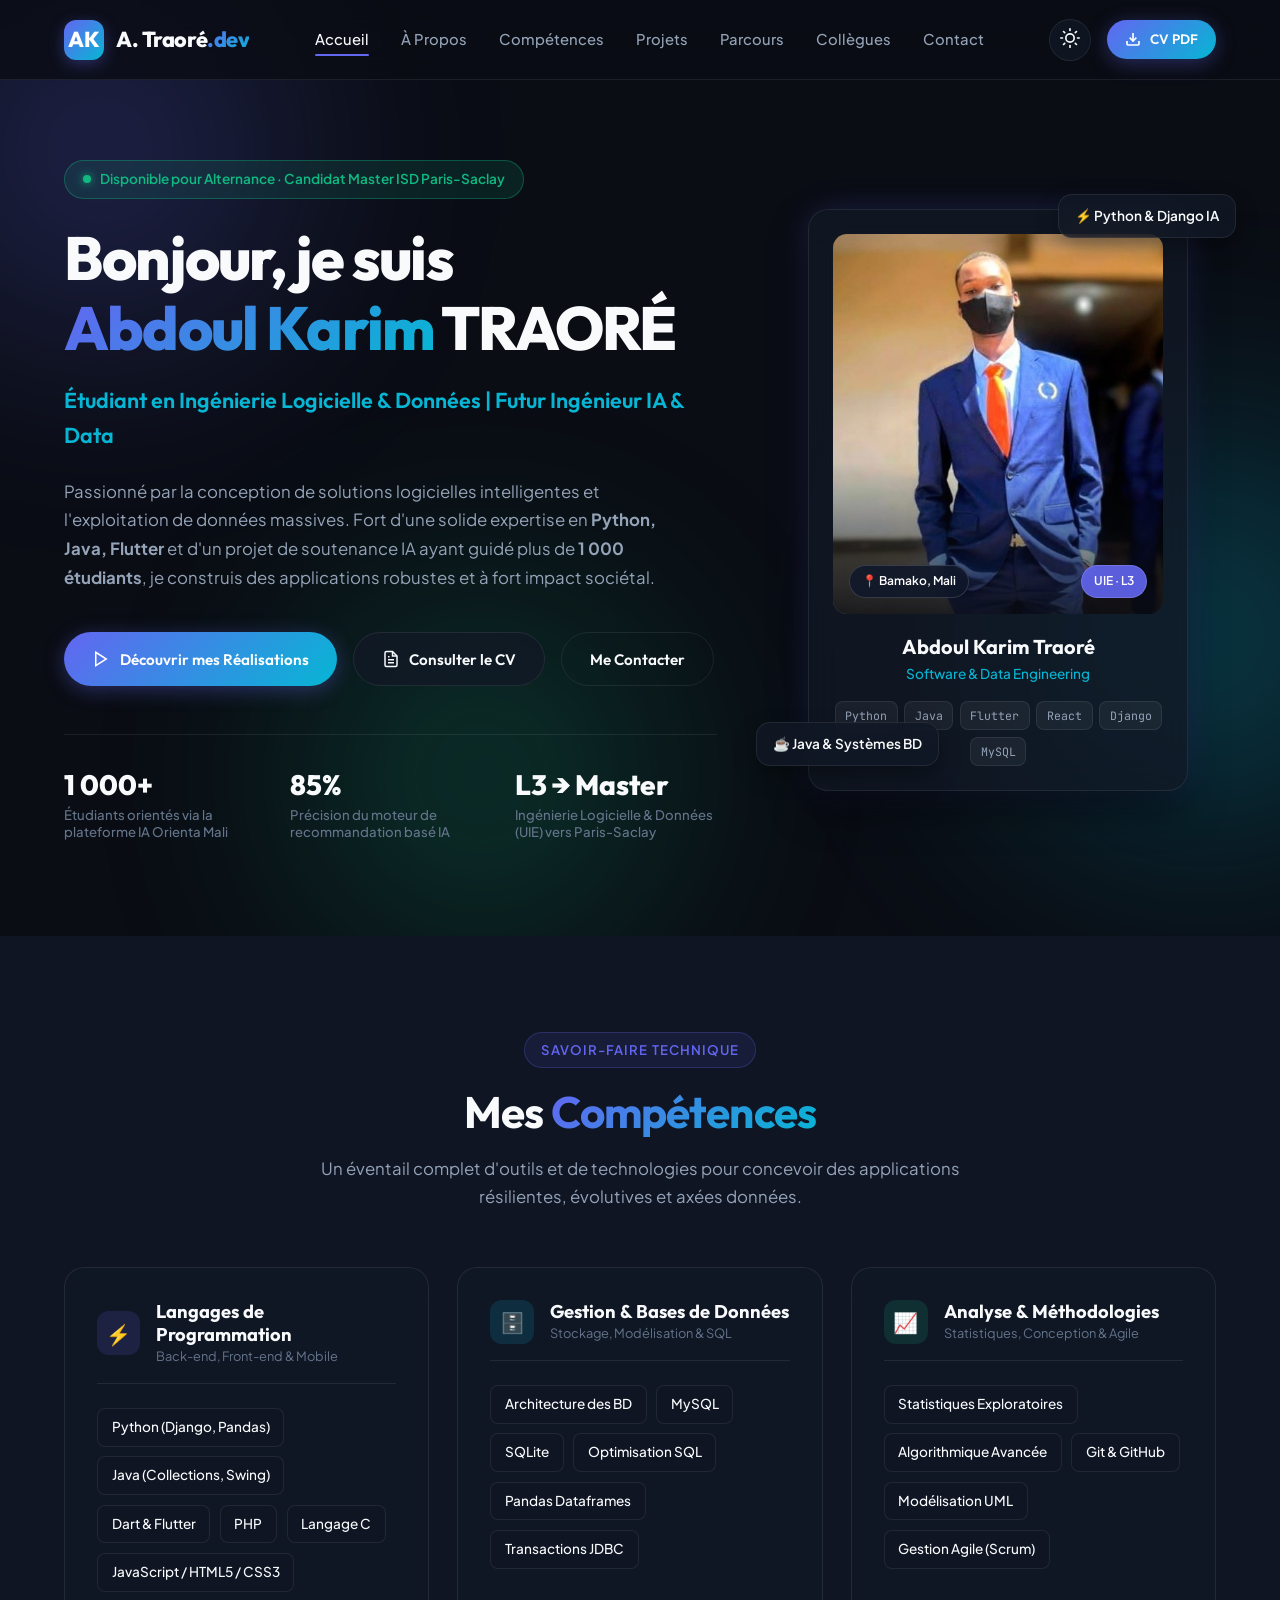
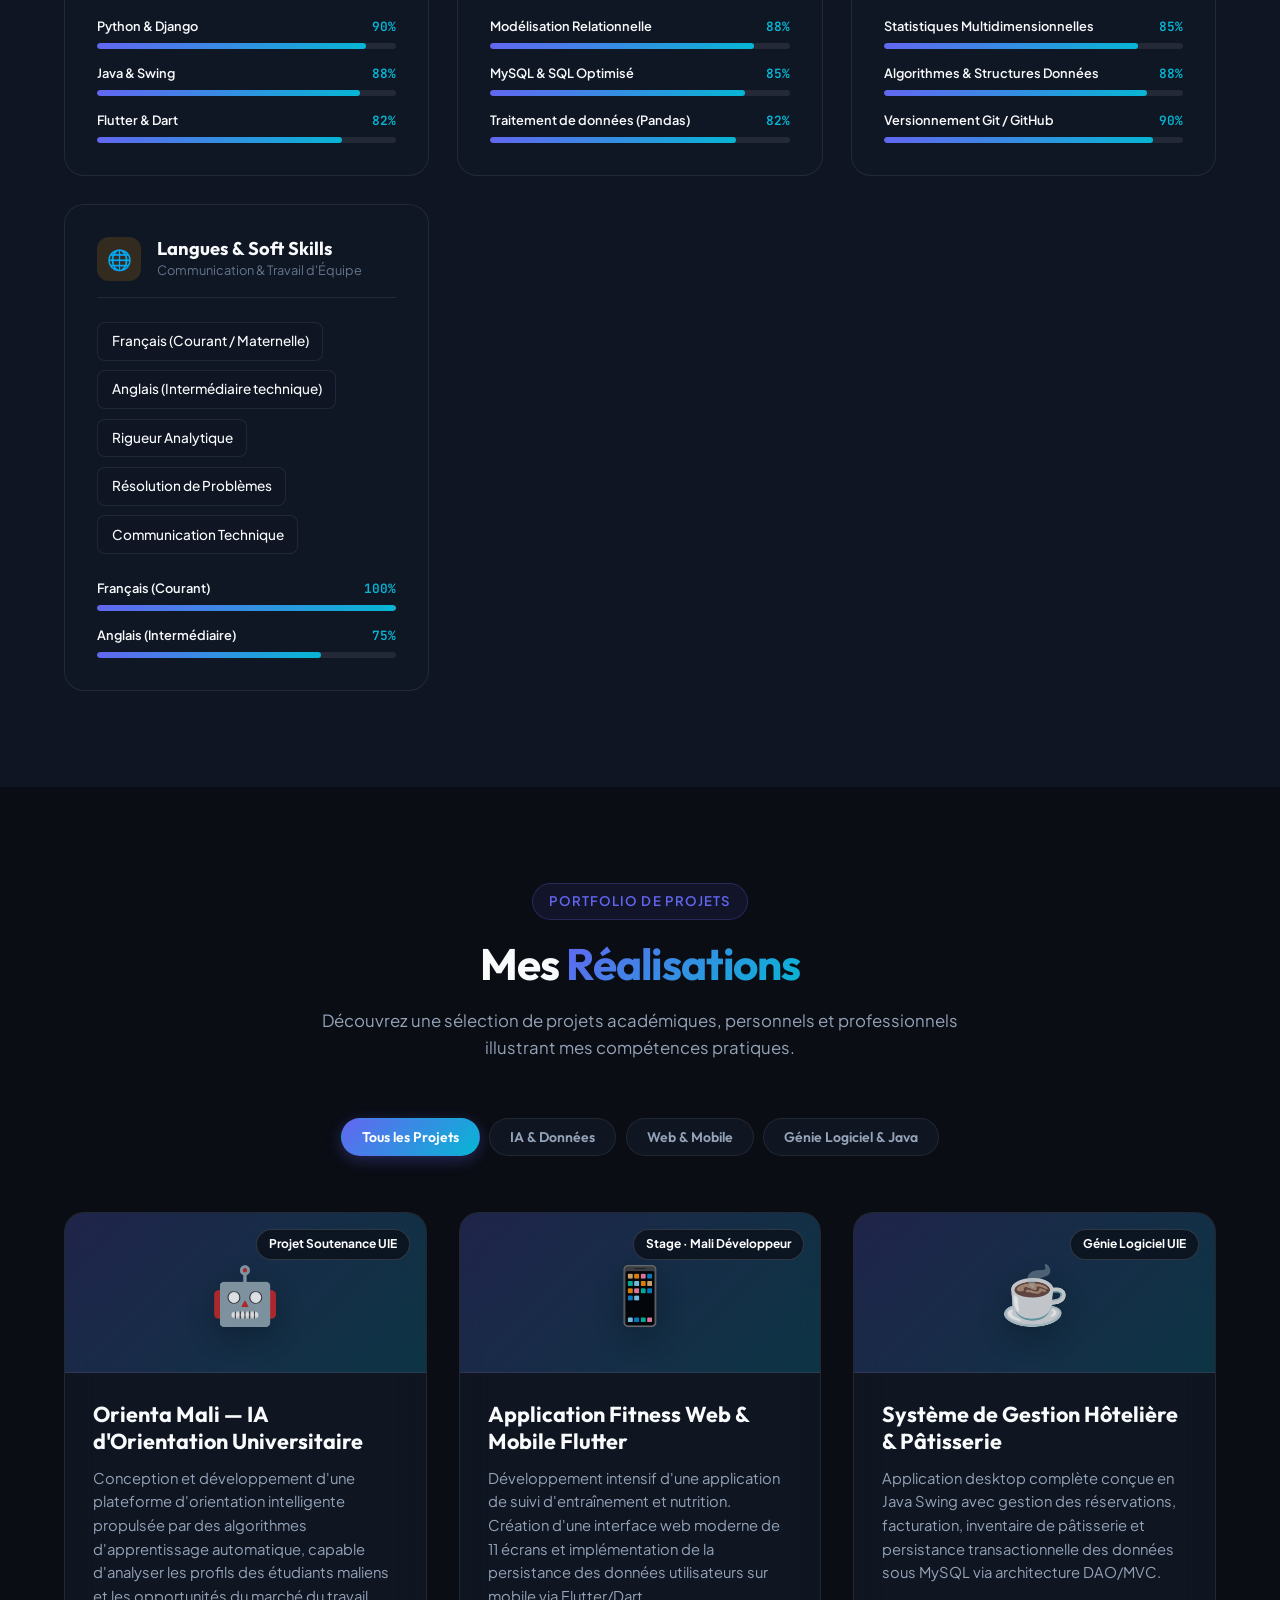
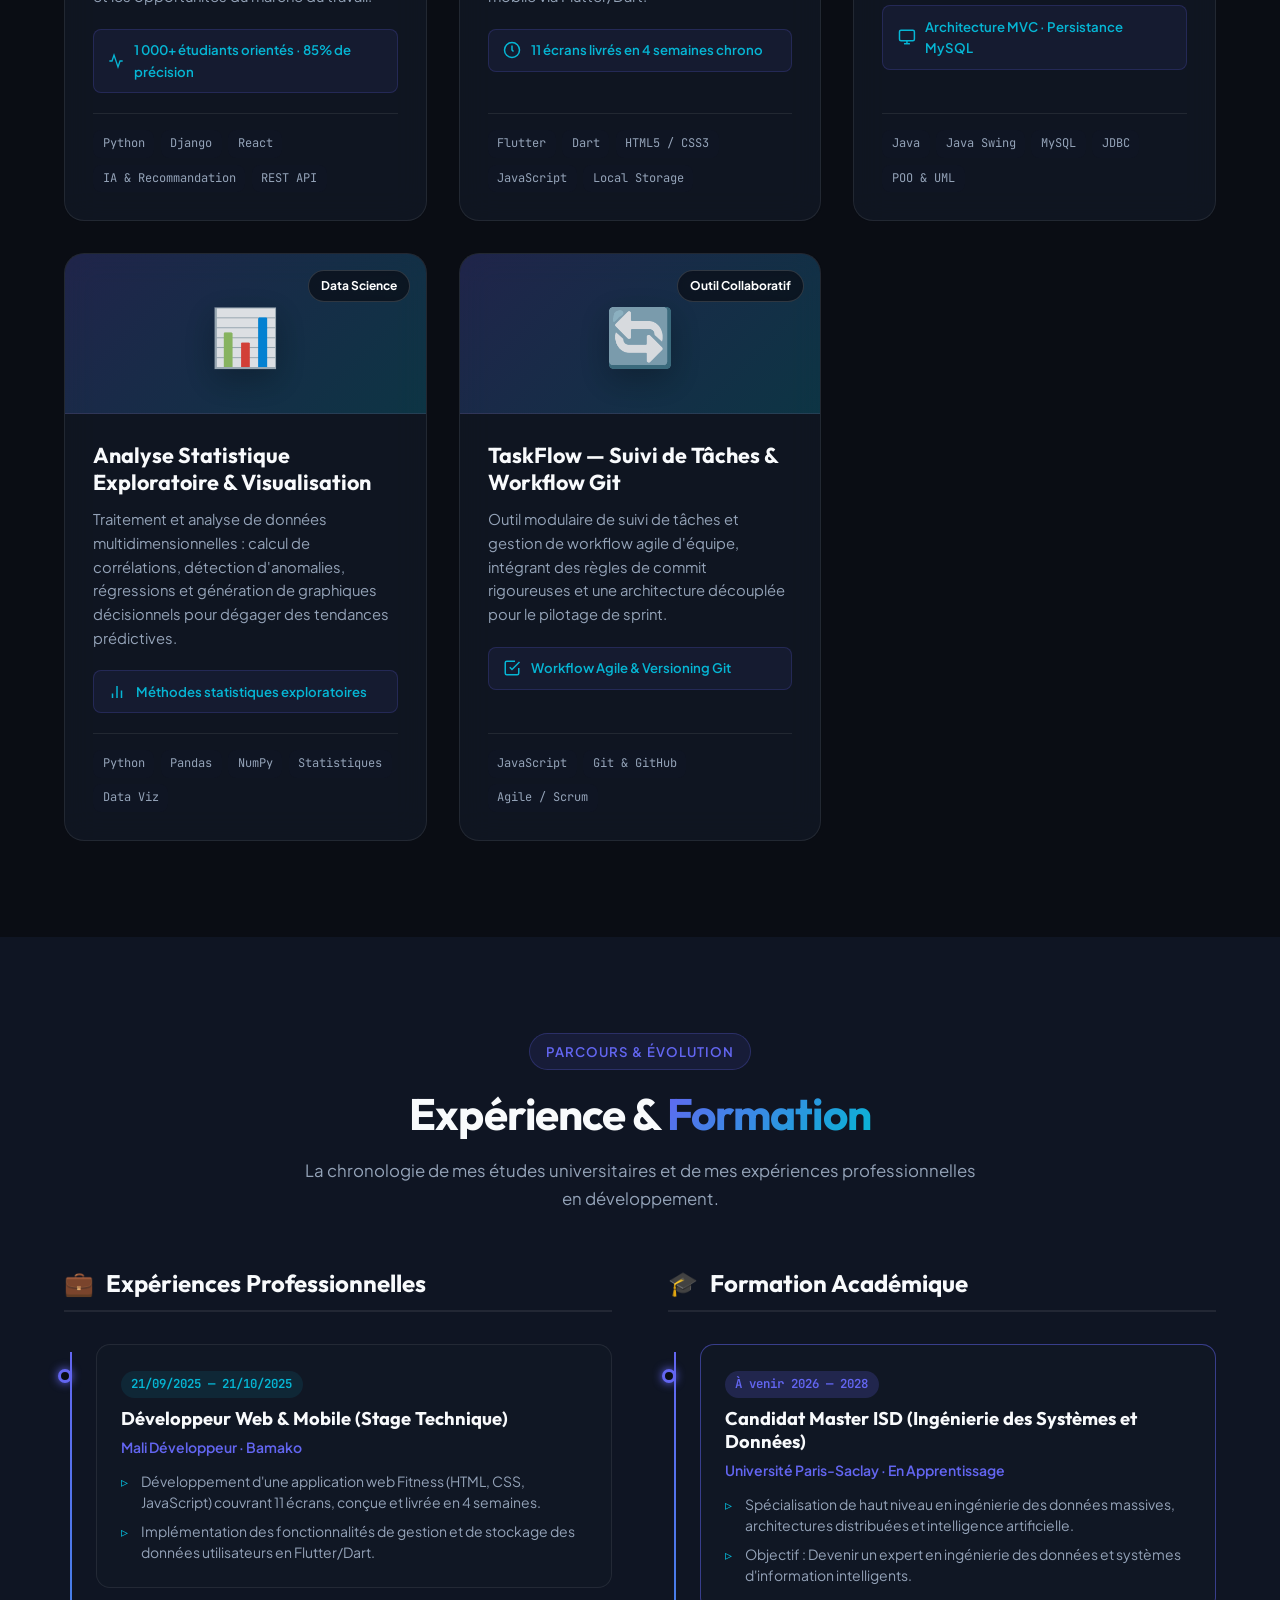
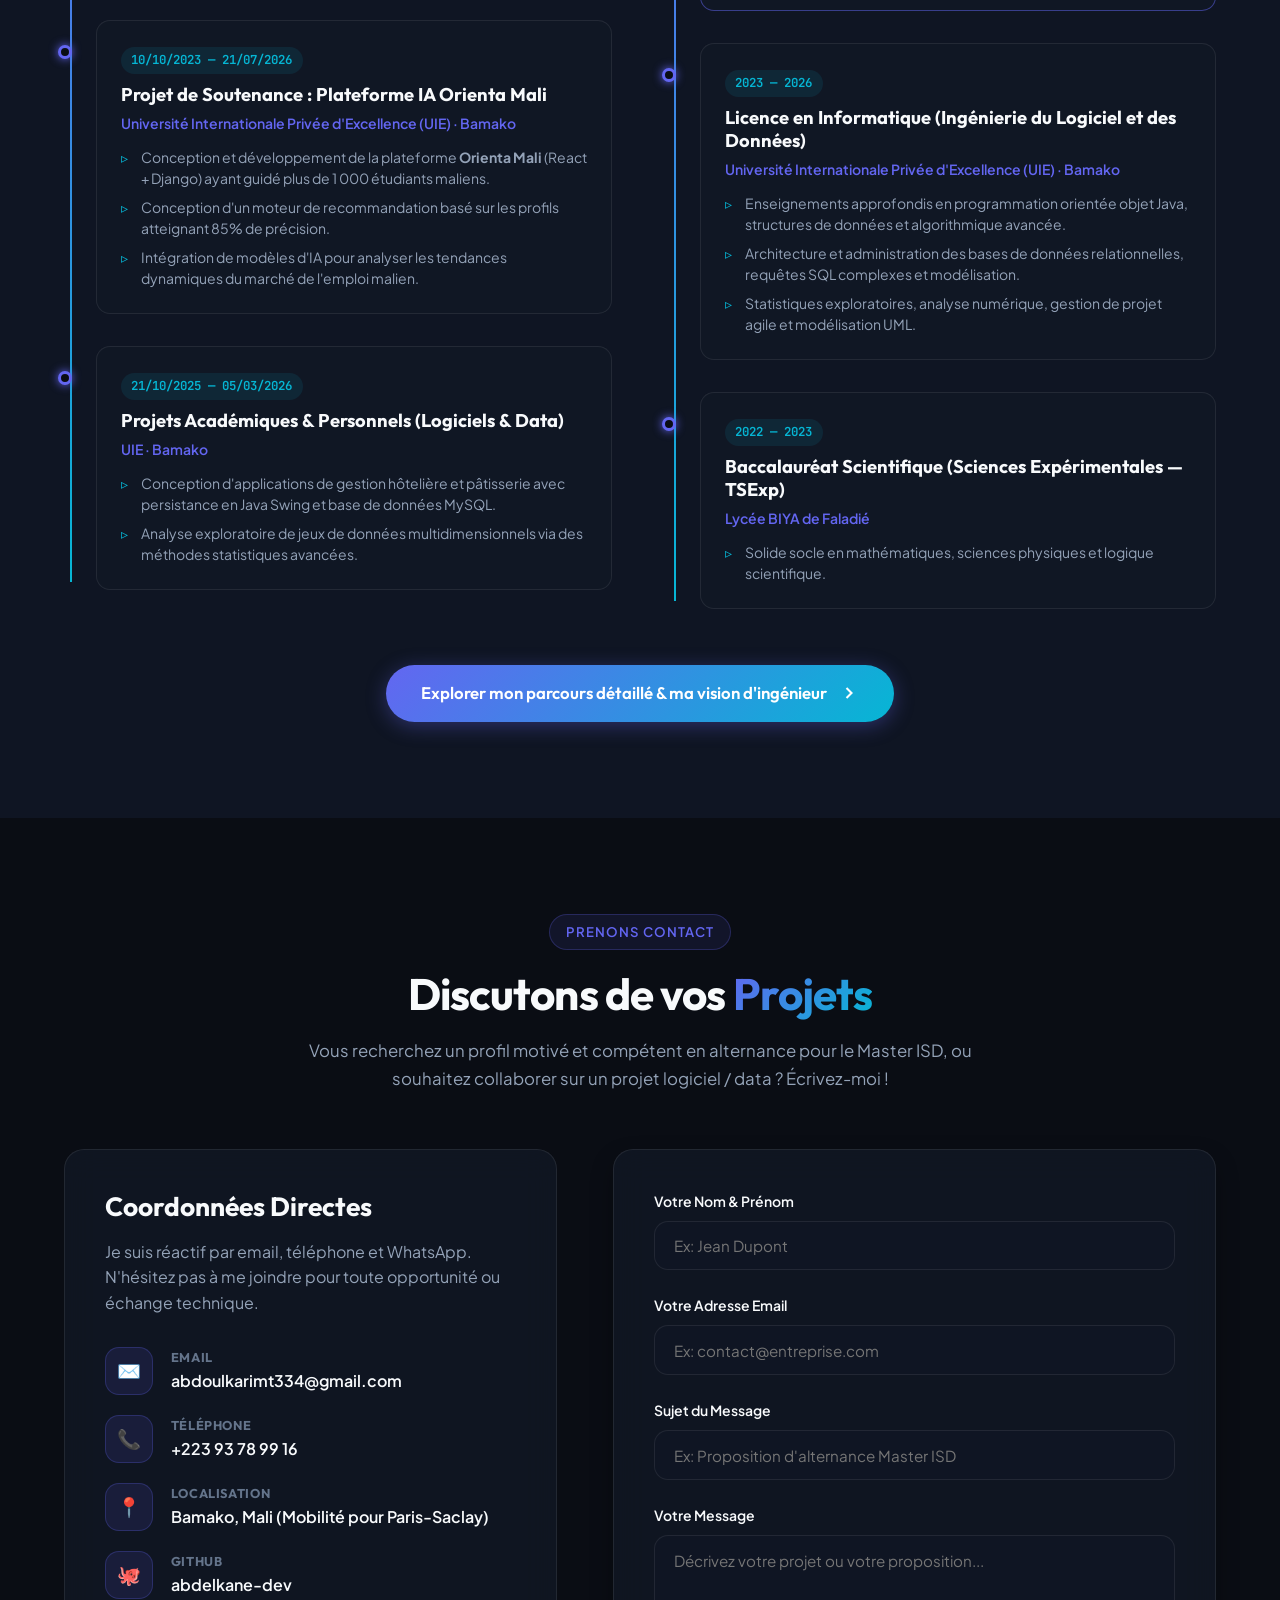
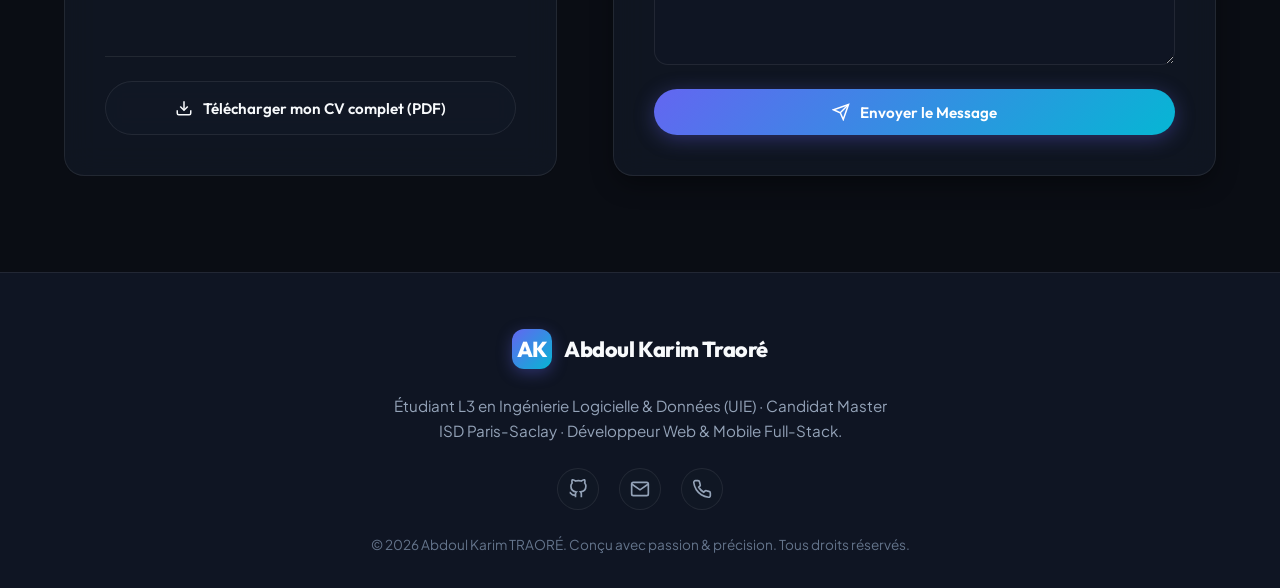
<file: index.html>
<!DOCTYPE html>
<html lang="fr" data-theme="dark">
<head>
  <meta charset="UTF-8">
  <meta name="viewport" content="width=device-width, initial-scale=1.0">
  <title>Abdoul Karim Traoré — Ingénierie Logicielle & Données | Portfolio</title>
  <meta name="description" content="Portfolio d'Abdoul Karim Traoré, étudiant en Licence Ingénierie du Logiciel et des Données (L3) et candidat au Master ISD de l'Université Paris-Saclay en apprentissage. Projets en IA, Python, Django, Java et Flutter.">
  <meta name="keywords" content="Abdoul Karim Traoré, Portfolio, Ingénierie Logicielle, Data Science, Master ISD Paris-Saclay, Django, React, Flutter, Java, Python, Orienta Mali">
  <meta name="author" content="Abdoul Karim Traoré">

  <!-- Favicon SVG -->
  <link rel="icon" type="image/svg+xml" href="data:image/svg+xml,<svg xmlns='http://www.w3.org/2000/svg' viewBox='0 0 100 100'><rect width='100' height='100' rx='25' fill='%236366f1'/><text x='50%' y='55%' dominant-baseline='middle' text-anchor='middle' font-family='sans-serif' font-weight='800' font-size='48' fill='white'>AK</text></svg>">

  <!-- Google Fonts -->
  <link rel="preconnect" href="https://fonts.googleapis.com">
  <link rel="preconnect" href="https://fonts.gstatic.com" crossorigin>
  <link href="https://fonts.googleapis.com/css2?family=Outfit:wght@400;500;600;700;800&family=Plus+Jakarta+Sans:wght@300;400;500;600;700&family=JetBrains+Mono:wght@400;500;600&display=swap" rel="stylesheet">

  <!-- Stylesheet -->
  <link rel="stylesheet" href="css/style.css">
</head>
<body>

  <!-- Ambient Glowing Background Orbs -->
  <div class="bg-glow-orb bg-orb-1" aria-hidden="true"></div>
  <div class="bg-glow-orb bg-orb-2" aria-hidden="true"></div>
  <div class="bg-glow-orb bg-orb-3" aria-hidden="true"></div>

  <!-- Header / Navigation -->
  <header class="site-header" id="site-header">
    <div class="container">
      <a href="#accueil" class="logo-brand" aria-label="Accueil Abdoul Karim Traoré">
        <div class="logo-badge">AK</div>
        <span>A. Traoré<span class="text-gradient">.dev</span></span>
      </a>

      <!-- Navigation Links -->
      <nav class="nav-menu" id="nav-menu">
        <a href="index.html#accueil" class="nav-link active">Accueil</a>
        <a href="a-propos.html" class="nav-link">À Propos</a>
        <a href="index.html#competences" class="nav-link">Compétences</a>
        <a href="projet.html" class="nav-link">Projets</a>
        <a href="parcours.html" class="nav-link">Parcours</a>
        <a href="collegues.html" class="nav-link">Collègues</a>
        <a href="pagecontact.html" class="nav-link">Contact</a>
      </nav>

      <!-- Action Buttons -->
      <div class="nav-actions">
        <button id="theme-toggle-btn" class="theme-toggle-btn" aria-label="Changer le thème">
          <span id="theme-icon">
            <svg width="20" height="20" viewBox="0 0 24 24" fill="none" stroke="currentColor" stroke-width="2"><circle cx="12" cy="12" r="5"></circle><line x1="12" y1="1" x2="12" y2="3"></line><line x1="12" y1="21" x2="12" y2="23"></line><line x1="4.22" y1="4.22" x2="5.64" y2="5.64"></line><line x1="18.36" y1="18.36" x2="19.78" y2="19.78"></line><line x1="1" y1="12" x2="3" y2="12"></line><line x1="21" y1="12" x2="23" y2="12"></line><line x1="4.22" y1="19.78" x2="5.64" y2="18.36"></line><line x1="18.36" y1="5.64" x2="19.78" y2="4.22"></line></svg>
          </span>
        </button>

        <a href="assets/cv.pdf" download="CV_Abdoul_Karim_Traore.pdf" class="btn btn-primary btn-sm">
          <svg width="16" height="16" viewBox="0 0 24 24" fill="none" stroke="currentColor" stroke-width="2.5"><path d="M21 15v4a2 2 0 0 1-2 2H5a2 2 0 0 1-2-2v-4"></path><polyline points="7 10 12 15 17 10"></polyline><line x1="12" y1="15" x2="12" y2="3"></line></svg>
          <span>CV PDF</span>
        </a>

        <button id="mobile-nav-toggle" class="mobile-nav-toggle" aria-label="Menu de navigation" aria-expanded="false">
          <svg width="24" height="24" viewBox="0 0 24 24" fill="none" stroke="currentColor" stroke-width="2"><line x1="3" y1="12" x2="21" y2="12"></line><line x1="3" y1="6" x2="21" y2="6"></line><line x1="3" y1="18" x2="21" y2="18"></line></svg>
        </button>
      </div>
    </div>
  </header>

  <!-- Hero Section -->
  <section class="hero-section" id="accueil">
    <div class="container">
      <div class="hero-grid">
        <div class="hero-text-content">
          <div class="hero-status-pill">
            <span class="status-dot"></span>
            <span>Disponible pour Alternance · Candidat Master ISD Paris-Saclay</span>
          </div>

          <h1 class="hero-title">
            Bonjour, je suis <br>
            <span class="text-gradient">Abdoul Karim</span> TRAORÉ
          </h1>

          <div class="hero-subtitle">
            Étudiant en Ingénierie Logicielle & Données | Futur Ingénieur IA & Data
          </div>

          <p class="hero-description">
            Passionné par la conception de solutions logicielles intelligentes et l'exploitation de données massives. Fort d'une solide expertise en <strong>Python, Java, Flutter</strong> et d'un projet de soutenance IA ayant guidé plus de <strong>1 000 étudiants</strong>, je construis des applications robustes et à fort impact sociétal.
          </p>

          <div class="hero-cta-group">
            <a href="#projets" class="btn btn-primary">
              <svg width="18" height="18" viewBox="0 0 24 24" fill="none" stroke="currentColor" stroke-width="2"><polygon points="5 3 19 12 5 21 5 3"></polygon></svg>
              <span>Découvrir mes Réalisations</span>
            </a>
            
            <button id="open-cv-modal-btn" class="btn btn-secondary">
              <svg width="18" height="18" viewBox="0 0 24 24" fill="none" stroke="currentColor" stroke-width="2"><path d="M14 2H6a2 2 0 0 0-2 2v16a2 2 0 0 0 2 2h12a2 2 0 0 0 2-2V8z"></path><polyline points="14 2 14 8 20 8"></polyline><line x1="16" y1="13" x2="8" y2="13"></line><line x1="16" y1="17" x2="8" y2="17"></line><polyline points="10 9 9 9 8 9"></polyline></svg>
              <span>Consulter le CV</span>
            </button>

            <a href="pagecontact.html" class="btn btn-outline">
              <span>Me Contacter</span>
            </a>
          </div>

          <!-- Hero Metrics -->
          <div class="hero-meta-stats">
            <div class="stat-item">
              <h3>1 000+</h3>
              <p>Étudiants orientés via la plateforme IA Orienta Mali</p>
            </div>
            <div class="stat-item">
              <h3>85%</h3>
              <p>Précision du moteur de recommandation basé IA</p>
            </div>
            <div class="stat-item">
              <h3>L3 → Master</h3>
              <p>Ingénierie Logicielle & Données (UIE) vers Paris-Saclay</p>
            </div>
          </div>
        </div>

        <!-- Hero Visual / Profile Card -->
        <div class="hero-visual-card">
          <div class="floating-badge badge-top-right">
            <span>⚡ Python & Django IA</span>
          </div>

          <div class="floating-badge badge-bottom-left">
            <span>☕ Java & Systèmes BD</span>
          </div>

          <div class="profile-card-wrapper">
            <div class="profile-img-container">
              <img src="assets/profile_v2.jpg" alt="Abdoul Karim Traoré" class="profile-img">
              <div class="profile-img-overlay"></div>
              <div class="profile-badge-overlay">
                <span class="floating-tag">📍 Bamako, Mali</span>
                <span class="floating-tag" style="background: rgba(99, 102, 241, 0.9);">UIE · L3</span>
              </div>
            </div>

            <div class="profile-details">
              <h2 class="profile-name">Abdoul Karim Traoré</h2>
              <p class="profile-role">Software & Data Engineering</p>
              
              <div class="tech-pills-row">
                <span class="mini-pill">Python</span>
                <span class="mini-pill">Java</span>
                <span class="mini-pill">Flutter</span>
                <span class="mini-pill">React</span>
                <span class="mini-pill">Django</span>
                <span class="mini-pill">MySQL</span>
              </div>
            </div>
          </div>
        </div>
      </div>
    </div>
  </section>

  <!-- Section Compétences -->
  <section class="section" id="competences" style="background: var(--bg-secondary);">
    <div class="container">
      <div class="section-header">
        <div class="section-badge">Savoir-Faire Technique</div>
        <h2 class="section-title">Mes <span class="text-gradient">Compétences</span></h2>
        <p class="section-subtitle">
          Un éventail complet d'outils et de technologies pour concevoir des applications résilientes, évolutives et axées données.
        </p>
      </div>

      <div class="skills-grid">
        <!-- 1. Langages de Programmation -->
        <div class="skill-domain-card">
          <div class="domain-header">
            <div class="domain-icon icon-purple">⚡</div>
            <div>
              <h3>Langages de Programmation</h3>
              <p style="font-size: 0.8rem; color: var(--text-muted);">Back-end, Front-end & Mobile</p>
            </div>
          </div>
          <div class="skill-tags-cloud">
            <span class="skill-tag">Python (Django, Pandas)</span>
            <span class="skill-tag">Java (Collections, Swing)</span>
            <span class="skill-tag">Dart & Flutter</span>
            <span class="skill-tag">PHP</span>
            <span class="skill-tag">Langage C</span>
            <span class="skill-tag">JavaScript / HTML5 / CSS3</span>
          </div>
          <div class="skill-level-bars">
            <div class="skill-bar-item">
              <div class="skill-bar-label">
                <span>Python & Django</span>
                <span>90%</span>
              </div>
              <div class="skill-track"><div class="skill-fill" style="width: 90%;"></div></div>
            </div>
            <div class="skill-bar-item">
              <div class="skill-bar-label">
                <span>Java & Swing</span>
                <span>88%</span>
              </div>
              <div class="skill-track"><div class="skill-fill" style="width: 88%;"></div></div>
            </div>
            <div class="skill-bar-item">
              <div class="skill-bar-label">
                <span>Flutter & Dart</span>
                <span>82%</span>
              </div>
              <div class="skill-track"><div class="skill-fill" style="width: 82%;"></div></div>
            </div>
          </div>
        </div>

        <!-- 2. Gestion & Architecture des Données -->
        <div class="skill-domain-card">
          <div class="domain-header">
            <div class="domain-icon icon-cyan">🗄️</div>
            <div>
              <h3>Gestion & Bases de Données</h3>
              <p style="font-size: 0.8rem; color: var(--text-muted);">Stockage, Modélisation & SQL</p>
            </div>
          </div>
          <div class="skill-tags-cloud">
            <span class="skill-tag">Architecture des BD</span>
            <span class="skill-tag">MySQL</span>
            <span class="skill-tag">SQLite</span>
            <span class="skill-tag">Optimisation SQL</span>
            <span class="skill-tag">Pandas Dataframes</span>
            <span class="skill-tag">Transactions JDBC</span>
          </div>
          <div class="skill-level-bars">
            <div class="skill-bar-item">
              <div class="skill-bar-label">
                <span>Modélisation Relationnelle</span>
                <span>88%</span>
              </div>
              <div class="skill-track"><div class="skill-fill" style="width: 88%;"></div></div>
            </div>
            <div class="skill-bar-item">
              <div class="skill-bar-label">
                <span>MySQL & SQL Optimisé</span>
                <span>85%</span>
              </div>
              <div class="skill-track"><div class="skill-fill" style="width: 85%;"></div></div>
            </div>
            <div class="skill-bar-item">
              <div class="skill-bar-label">
                <span>Traitement de données (Pandas)</span>
                <span>82%</span>
              </div>
              <div class="skill-track"><div class="skill-fill" style="width: 82%;"></div></div>
            </div>
          </div>
        </div>

        <!-- 3. Analyse & Méthodologies -->
        <div class="skill-domain-card">
          <div class="domain-header">
            <div class="domain-icon icon-green">📈</div>
            <div>
              <h3>Analyse & Méthodologies</h3>
              <p style="font-size: 0.8rem; color: var(--text-muted);">Statistiques, Conception & Agile</p>
            </div>
          </div>
          <div class="skill-tags-cloud">
            <span class="skill-tag">Statistiques Exploratoires</span>
            <span class="skill-tag">Algorithmique Avancée</span>
            <span class="skill-tag">Git & GitHub</span>
            <span class="skill-tag">Modélisation UML</span>
            <span class="skill-tag">Gestion Agile (Scrum)</span>
          </div>
          <div class="skill-level-bars">
            <div class="skill-bar-item">
              <div class="skill-bar-label">
                <span>Statistiques Multidimensionnelles</span>
                <span>85%</span>
              </div>
              <div class="skill-track"><div class="skill-fill" style="width: 85%;"></div></div>
            </div>
            <div class="skill-bar-item">
              <div class="skill-bar-label">
                <span>Algorithmes & Structures Données</span>
                <span>88%</span>
              </div>
              <div class="skill-track"><div class="skill-fill" style="width: 88%;"></div></div>
            </div>
            <div class="skill-bar-item">
              <div class="skill-bar-label">
                <span>Versionnement Git / GitHub</span>
                <span>90%</span>
              </div>
              <div class="skill-track"><div class="skill-fill" style="width: 90%;"></div></div>
            </div>
          </div>
        </div>

        <!-- 4. Langues & Atouts Professionnels -->
        <div class="skill-domain-card">
          <div class="domain-header">
            <div class="domain-icon icon-amber">🌐</div>
            <div>
              <h3>Langues & Soft Skills</h3>
              <p style="font-size: 0.8rem; color: var(--text-muted);">Communication & Travail d'Équipe</p>
            </div>
          </div>
          <div class="skill-tags-cloud">
            <span class="skill-tag">Français (Courant / Maternelle)</span>
            <span class="skill-tag">Anglais (Intermédiaire technique)</span>
            <span class="skill-tag">Rigueur Analytique</span>
            <span class="skill-tag">Résolution de Problèmes</span>
            <span class="skill-tag">Communication Technique</span>
          </div>
          <div class="skill-level-bars">
            <div class="skill-bar-item">
              <div class="skill-bar-label">
                <span>Français (Courant)</span>
                <span>100%</span>
              </div>
              <div class="skill-track"><div class="skill-fill" style="width: 100%;"></div></div>
            </div>
            <div class="skill-bar-item">
              <div class="skill-bar-label">
                <span>Anglais (Intermédiaire)</span>
                <span>75%</span>
              </div>
              <div class="skill-track"><div class="skill-fill" style="width: 75%;"></div></div>
            </div>
          </div>
        </div>
      </div>
    </div>
  </section>

  <!-- Section Projets Phares -->
  <section class="section" id="projets">
    <div class="container">
      <div class="section-header">
        <div class="section-badge">Portfolio de Projets</div>
        <h2 class="section-title">Mes <span class="text-gradient">Réalisations</span></h2>
        <p class="section-subtitle">
          Découvrez une sélection de projets académiques, personnels et professionnels illustrant mes compétences pratiques.
        </p>

        <!-- Filter Bar -->
        <div class="projects-filter-bar">
          <button class="filter-btn active" data-filter="all">Tous les Projets</button>
          <button class="filter-btn" data-filter="ai-data">IA & Données</button>
          <button class="filter-btn" data-filter="web-mobile">Web & Mobile</button>
          <button class="filter-btn" data-filter="software">Génie Logiciel & Java</button>
        </div>
      </div>

      <div class="projects-grid">
        <!-- Projet 1: Orienta Mali (IA) -->
        <div class="project-card" data-category="ai-data">
          <div class="project-header-graphic">
            <span class="project-badge-tag">Projet Soutenance UIE</span>
            <div class="project-icon-art">🤖</div>
          </div>
          <div class="project-content">
            <h3 class="project-title">Orienta Mali — IA d'Orientation Universitaire</h3>
            <p class="project-desc">
              Conception et développement d'une plateforme d'orientation intelligente propulsée par des algorithmes d'apprentissage automatique, capable d'analyser les profils des étudiants maliens et les opportunités du marché du travail.
            </p>
            <div class="project-metric-box">
              <svg width="18" height="18" viewBox="0 0 24 24" fill="none" stroke="currentColor" stroke-width="2"><polyline points="22 12 18 12 15 21 9 3 6 12 2 12"></polyline></svg>
              <span>1 000+ étudiants orientés · 85% de précision</span>
            </div>
            <div class="project-tech-tags">
              <span class="tech-tag-sm">Python</span>
              <span class="tech-tag-sm">Django</span>
              <span class="tech-tag-sm">React</span>
              <span class="tech-tag-sm">IA & Recommandation</span>
              <span class="tech-tag-sm">REST API</span>
            </div>
          </div>
        </div>

        <!-- Projet 2: Application Web & Mobile Fitness -->
        <div class="project-card" data-category="web-mobile">
          <div class="project-header-graphic">
            <span class="project-badge-tag">Stage · Mali Développeur</span>
            <div class="project-icon-art">📱</div>
          </div>
          <div class="project-content">
            <h3 class="project-title">Application Fitness Web & Mobile Flutter</h3>
            <p class="project-desc">
              Développement intensif d'une application de suivi d'entraînement et nutrition. Création d'une interface web moderne de 11 écrans et implémentation de la persistance des données utilisateurs sur mobile via Flutter/Dart.
            </p>
            <div class="project-metric-box">
              <svg width="18" height="18" viewBox="0 0 24 24" fill="none" stroke="currentColor" stroke-width="2"><circle cx="12" cy="12" r="10"></circle><polyline points="12 6 12 12 14 14"></polyline></svg>
              <span>11 écrans livrés en 4 semaines chrono</span>
            </div>
            <div class="project-tech-tags">
              <span class="tech-tag-sm">Flutter</span>
              <span class="tech-tag-sm">Dart</span>
              <span class="tech-tag-sm">HTML5 / CSS3</span>
              <span class="tech-tag-sm">JavaScript</span>
              <span class="tech-tag-sm">Local Storage</span>
            </div>
          </div>
        </div>

        <!-- Projet 3: Logiciel Gestion Hôtelière & Pâtisserie -->
        <div class="project-card" data-category="software">
          <div class="project-header-graphic">
            <span class="project-badge-tag">Génie Logiciel UIE</span>
            <div class="project-icon-art">☕</div>
          </div>
          <div class="project-content">
            <h3 class="project-title">Système de Gestion Hôtelière & Pâtisserie</h3>
            <p class="project-desc">
              Application desktop complète conçue en Java Swing avec gestion des réservations, facturation, inventaire de pâtisserie et persistance transactionnelle des données sous MySQL via architecture DAO/MVC.
            </p>
            <div class="project-metric-box">
              <svg width="18" height="18" viewBox="0 0 24 24" fill="none" stroke="currentColor" stroke-width="2"><rect x="2" y="3" width="20" height="14" rx="2" ry="2"></rect><line x1="8" y1="21" x2="16" y2="21"></line><line x1="12" y1="17" x2="12" y2="21"></line></svg>
              <span>Architecture MVC · Persistance MySQL</span>
            </div>
            <div class="project-tech-tags">
              <span class="tech-tag-sm">Java</span>
              <span class="tech-tag-sm">Java Swing</span>
              <span class="tech-tag-sm">MySQL</span>
              <span class="tech-tag-sm">JDBC</span>
              <span class="tech-tag-sm">POO & UML</span>
            </div>
          </div>
        </div>

        <!-- Projet 4: Analyse Statistique Multidimensionnelle -->
        <div class="project-card" data-category="ai-data">
          <div class="project-header-graphic">
            <span class="project-badge-tag">Data Science</span>
            <div class="project-icon-art">📊</div>
          </div>
          <div class="project-content">
            <h3 class="project-title">Analyse Statistique Exploratoire & Visualisation</h3>
            <p class="project-desc">
              Traitement et analyse de données multidimensionnelles : calcul de corrélations, détection d'anomalies, régressions et génération de graphiques décisionnels pour dégager des tendances prédictives.
            </p>
            <div class="project-metric-box">
              <svg width="18" height="18" viewBox="0 0 24 24" fill="none" stroke="currentColor" stroke-width="2"><path d="M18 20V10"></path><path d="M12 20V4"></path><path d="M6 20v-6"></path></svg>
              <span>Méthodes statistiques exploratoires</span>
            </div>
            <div class="project-tech-tags">
              <span class="tech-tag-sm">Python</span>
              <span class="tech-tag-sm">Pandas</span>
              <span class="tech-tag-sm">NumPy</span>
              <span class="tech-tag-sm">Statistiques</span>
              <span class="tech-tag-sm">Data Viz</span>
            </div>
          </div>
        </div>

        <!-- Projet 5: TaskFlow & Gestion Agile -->
        <div class="project-card" data-category="software">
          <div class="project-header-graphic">
            <span class="project-badge-tag">Outil Collaboratif</span>
            <div class="project-icon-art">🔄</div>
          </div>
          <div class="project-content">
            <h3 class="project-title">TaskFlow — Suivi de Tâches & Workflow Git</h3>
            <p class="project-desc">
              Outil modulaire de suivi de tâches et gestion de workflow agile d'équipe, intégrant des règles de commit rigoureuses et une architecture découplée pour le pilotage de sprint.
            </p>
            <div class="project-metric-box">
              <svg width="18" height="18" viewBox="0 0 24 24" fill="none" stroke="currentColor" stroke-width="2"><polyline points="9 11 12 14 22 4"></polyline><path d="M21 12v7a2 2 0 0 1-2 2H5a2 2 0 0 1-2-2V5a2 2 0 0 1 2-2h11"></path></svg>
              <span>Workflow Agile & Versioning Git</span>
            </div>
            <div class="project-tech-tags">
              <span class="tech-tag-sm">JavaScript</span>
              <span class="tech-tag-sm">Git & GitHub</span>
              <span class="tech-tag-sm">Agile / Scrum</span>
            </div>
          </div>
        </div>
      </div>
    </div>
  </section>

  <!-- Section Parcours (Expériences & Formations) -->
  <section class="section" id="parcours" style="background: var(--bg-secondary);">
    <div class="container">
      <div class="section-header">
        <div class="section-badge">Parcours & Évolution</div>
        <h2 class="section-title">Expérience & <span class="text-gradient">Formation</span></h2>
        <p class="section-subtitle">
          La chronologie de mes études universitaires et de mes expériences professionnelles en développement.
        </p>
      </div>

      <div class="timeline-wrapper">
        <!-- Colonne 1: Expériences Professionnelles -->
        <div class="timeline-column">
          <h3 class="timeline-column-title">
            <span style="color: var(--accent-primary);">💼</span> Expériences Professionnelles
          </h3>

          <div class="timeline-items-list">
            <!-- Expérience 1 -->
            <div class="timeline-card">
              <span class="timeline-date-badge">21/09/2025 — 21/10/2025</span>
              <h4 class="timeline-role">Développeur Web & Mobile (Stage Technique)</h4>
              <div class="timeline-institution">Mali Développeur · Bamako</div>
              <ul class="timeline-bullets">
                <li>Développement d'une application web Fitness (HTML, CSS, JavaScript) couvrant 11 écrans, conçue et livrée en 4 semaines.</li>
                <li>Implémentation des fonctionnalités de gestion et de stockage des données utilisateurs en Flutter/Dart.</li>
              </ul>
            </div>

            <!-- Expérience 2 -->
            <div class="timeline-card">
              <span class="timeline-date-badge">10/10/2023 — 21/07/2026</span>
              <h4 class="timeline-role">Projet de Soutenance : Plateforme IA Orienta Mali</h4>
              <div class="timeline-institution">Université Internationale Privée d'Excellence (UIE) · Bamako</div>
              <ul class="timeline-bullets">
                <li>Conception et développement de la plateforme <strong>Orienta Mali</strong> (React + Django) ayant guidé plus de 1 000 étudiants maliens.</li>
                <li>Conception d'un moteur de recommandation basé sur les profils atteignant 85% de précision.</li>
                <li>Intégration de modèles d'IA pour analyser les tendances dynamiques du marché de l'emploi malien.</li>
              </ul>
            </div>

            <!-- Expérience 3 -->
            <div class="timeline-card">
              <span class="timeline-date-badge">21/10/2025 — 05/03/2026</span>
              <h4 class="timeline-role">Projets Académiques & Personnels (Logiciels & Data)</h4>
              <div class="timeline-institution">UIE · Bamako</div>
              <ul class="timeline-bullets">
                <li>Conception d'applications de gestion hôtelière et pâtisserie avec persistance en Java Swing et base de données MySQL.</li>
                <li>Analyse exploratoire de jeux de données multidimensionnels via des méthodes statistiques avancées.</li>
              </ul>
            </div>
          </div>
        </div>

        <!-- Colonne 2: Formation Académique -->
        <div class="timeline-column">
          <h3 class="timeline-column-title">
            <span style="color: var(--accent-secondary);">🎓</span> Formation Académique
          </h3>

          <div class="timeline-items-list">
            <!-- Formation Target: Master ISD -->
            <div class="timeline-card" style="border-color: rgba(99, 102, 241, 0.5);">
              <span class="timeline-date-badge" style="background: rgba(99, 102, 241, 0.2); color: var(--accent-primary);">À venir 2026 — 2028</span>
              <h4 class="timeline-role">Candidat Master ISD (Ingénierie des Systèmes et Données)</h4>
              <div class="timeline-institution">Université Paris-Saclay · En Apprentissage</div>
              <ul class="timeline-bullets">
                <li>Spécialisation de haut niveau en ingénierie des données massives, architectures distribuées et intelligence artificielle.</li>
                <li>Objectif : Devenir un expert en ingénierie des données et systèmes d'information intelligents.</li>
              </ul>
            </div>

            <!-- Formation Licence -->
            <div class="timeline-card">
              <span class="timeline-date-badge">2023 — 2026</span>
              <h4 class="timeline-role">Licence en Informatique (Ingénierie du Logiciel et des Données)</h4>
              <div class="timeline-institution">Université Internationale Privée d'Excellence (UIE) · Bamako</div>
              <ul class="timeline-bullets">
                <li>Enseignements approfondis en programmation orientée objet Java, structures de données et algorithmique avancée.</li>
                <li>Architecture et administration des bases de données relationnelles, requêtes SQL complexes et modélisation.</li>
                <li>Statistiques exploratoires, analyse numérique, gestion de projet agile et modélisation UML.</li>
              </ul>
            </div>

            <!-- Formation Bac -->
            <div class="timeline-card">
              <span class="timeline-date-badge">2022 — 2023</span>
              <h4 class="timeline-role">Baccalauréat Scientifique (Sciences Expérimentales — TSExp)</h4>
              <div class="timeline-institution">Lycée BIYA de Faladié</div>
              <ul class="timeline-bullets">
                <li>Solide socle en mathématiques, sciences physiques et logique scientifique.</li>
              </ul>
            </div>
          </div>
        </div>
      </div>

      <!-- Lien vers la page détaillée parcours.html -->
      <div style="text-align: center; margin-top: 3.5rem;">
        <a href="parcours.html" class="btn btn-primary" style="display: inline-flex; align-items: center; gap: 0.75rem; padding: 0.9rem 2.2rem; font-size: 1.05rem;">
          <span>Explorer mon parcours détaillé & ma vision d'ingénieur</span>
          <svg width="20" height="20" viewBox="0 0 24 24" fill="none" stroke="currentColor" stroke-width="2.5"><polyline points="9 18 15 12 9 6"></polyline></svg>
        </a>
      </div>
    </div>
  </section>

  <!-- Section Contact -->
  <section class="section" id="contact">
    <div class="container">
      <div class="section-header">
        <div class="section-badge">Prenons Contact</div>
        <h2 class="section-title">Discutons de vos <span class="text-gradient">Projets</span></h2>
        <p class="section-subtitle">
          Vous recherchez un profil motivé et compétent en alternance pour le Master ISD, ou souhaitez collaborer sur un projet logiciel / data ? Écrivez-moi !
        </p>
      </div>

      <div class="contact-grid">
        <!-- Infos directes -->
        <div class="contact-info-card">
          <div>
            <h3>Coordonnées Directes</h3>
            <p>
              Je suis réactif par email, téléphone et WhatsApp. N'hésitez pas à me joindre pour toute opportunité ou échange technique.
            </p>

            <div class="contact-details-list">
              <div class="contact-entry">
                <div class="contact-icon-bubble">✉️</div>
                <div class="contact-entry-meta">
                  <h4>Email</h4>
                  <a href="mailto:abdoulkarimt334@gmail.com">abdoulkarimt334@gmail.com</a>
                </div>
              </div>

              <div class="contact-entry">
                <div class="contact-icon-bubble">📞</div>
                <div class="contact-entry-meta">
                  <h4>Téléphone</h4>
                  <a href="tel:+22393789916">+223 93 78 99 16</a>
                </div>
              </div>

              <div class="contact-entry">
                <div class="contact-icon-bubble">📍</div>
                <div class="contact-entry-meta">
                  <h4>Localisation</h4>
                  <span>Bamako, Mali (Mobilité pour Paris-Saclay)</span>
                </div>
              </div>

              <div class="contact-entry">
                <div class="contact-icon-bubble">🐙</div>
                <div class="contact-entry-meta">
                  <h4>GitHub</h4>
                  <a href="https://github.com/abdelkane-dev" target="_blank" rel="noopener noreferrer">abdelkane-dev</a>
                </div>
              </div>
            </div>
          </div>

          <div style="padding-top: 1.5rem; border-top: 1px solid var(--bg-card-border);">
            <a href="assets/cv.pdf" download="CV_Abdoul_Karim_Traore.pdf" class="btn btn-secondary" style="width: 100%;">
              <svg width="18" height="18" viewBox="0 0 24 24" fill="none" stroke="currentColor" stroke-width="2"><path d="M21 15v4a2 2 0 0 1-2 2H5a2 2 0 0 1-2-2v-4"></path><polyline points="7 10 12 15 17 10"></polyline><line x1="12" y1="15" x2="12" y2="3"></line></svg>
              <span>Télécharger mon CV complet (PDF)</span>
            </a>
          </div>
        </div>

        <!-- Formulaire Interactif -->
        <div class="contact-form-card">
          <form id="contact-form">
            <div class="form-group">
              <label for="name" class="form-label">Votre Nom & Prénom</label>
              <input type="text" id="name" name="name" class="form-input" placeholder="Ex: Jean Dupont" required>
            </div>

            <div class="form-group">
              <label for="email" class="form-label">Votre Adresse Email</label>
              <input type="email" id="email" name="email" class="form-input" placeholder="Ex: contact@entreprise.com" required>
            </div>

            <div class="form-group">
              <label for="subject" class="form-label">Sujet du Message</label>
              <input type="text" id="subject" name="subject" class="form-input" placeholder="Ex: Proposition d'alternance Master ISD" required>
            </div>

            <div class="form-group">
              <label for="message" class="form-label">Votre Message</label>
              <textarea id="message" name="message" class="form-textarea" placeholder="Décrivez votre projet ou votre proposition..." required></textarea>
            </div>

            <button type="submit" class="btn btn-primary" style="width: 100%;">
              <svg width="18" height="18" viewBox="0 0 24 24" fill="none" stroke="currentColor" stroke-width="2"><line x1="22" y1="2" x2="11" y2="13"></line><polygon points="22 2 15 22 11 13 2 9 22 2"></polygon></svg>
              <span>Envoyer le Message</span>
            </button>
          </form>
        </div>
      </div>
    </div>
  </section>

  <!-- Modale Visualisation CV -->
  <div class="modal-backdrop" id="cv-modal-backdrop" role="dialog" aria-modal="true" aria-labelledby="cv-modal-title">
    <div class="modal-dialog">
      <div class="modal-header">
        <h3 id="cv-modal-title" style="font-size: 1.2rem;">Curriculum Vitae — Abdoul Karim Traoré</h3>
        <button id="close-cv-modal-btn" class="modal-close-btn" aria-label="Fermer la boîte de dialogue">&times;</button>
      </div>
      <div class="modal-body">
        <iframe src="assets/cv.pdf" title="Aperçu du CV" style="width: 100%; height: 550px; border: none; border-radius: 8px;"></iframe>
      </div>
      <div style="padding: 1rem 1.75rem; border-top: 1px solid var(--bg-card-border); display: flex; justify-content: flex-end; gap: 1rem;">
        <a href="assets/cv.pdf" download="CV_Abdoul_Karim_Traore.pdf" class="btn btn-primary btn-sm">
          <svg width="16" height="16" viewBox="0 0 24 24" fill="none" stroke="currentColor" stroke-width="2"><path d="M21 15v4a2 2 0 0 1-2 2H5a2 2 0 0 1-2-2v-4"></path><polyline points="7 10 12 15 17 10"></polyline><line x1="12" y1="15" x2="12" y2="3"></line></svg>
          <span>Télécharger le PDF</span>
        </a>
      </div>
    </div>
  </div>

  <!-- Footer -->
  <footer class="site-footer">
    <div class="container footer-content">
      <div class="logo-brand">
        <div class="logo-badge">AK</div>
        <span>Abdoul Karim Traoré</span>
      </div>

      <p style="color: var(--text-secondary); max-width: 500px; font-size: 0.95rem;">
        Étudiant L3 en Ingénierie Logicielle & Données (UIE) · Candidat Master ISD Paris-Saclay · Développeur Web & Mobile Full-Stack.
      </p>

      <div class="footer-social-links">
        <a href="https://github.com/abdelkane-dev" target="_blank" rel="noopener noreferrer" class="footer-social-icon" aria-label="GitHub">
          <svg width="20" height="20" viewBox="0 0 24 24" fill="none" stroke="currentColor" stroke-width="2"><path d="M9 19c-5 1.5-5-2.5-7-3m14 6v-3.87a3.37 3.37 0 0 0-.94-2.61c3.14-.35 6.44-1.54 6.44-7A5.44 5.44 0 0 0 20 4.77 5.07 5.07 0 0 0 19.91 1S18.73.65 16 2.48a13.38 13.38 0 0 0-7 0C6.27.65 5.09 1 5.09 1A5.07 5.07 0 0 0 5 4.77a5.44 5.44 0 0 0-1.5 3.78c0 5.42 3.3 6.61 6.44 7A3.37 3.37 0 0 0 9 18.13V22"></path></svg>
        </a>
        <a href="mailto:abdoulkarimt334@gmail.com" class="footer-social-icon" aria-label="Email">
          <svg width="20" height="20" viewBox="0 0 24 24" fill="none" stroke="currentColor" stroke-width="2"><path d="M4 4h16c1.1 0 2 .9 2 2v12c0 1.1-.9 2-2 2H4c-1.1 0-2-.9-2-2V6c0-1.1.9-2 2-2z"></path><polyline points="22,6 12,13 2,6"></polyline></svg>
        </a>
        <a href="tel:+22393789916" class="footer-social-icon" aria-label="Téléphone">
          <svg width="20" height="20" viewBox="0 0 24 24" fill="none" stroke="currentColor" stroke-width="2"><path d="M22 16.92v3a2 2 0 0 1-2.18 2 19.79 19.79 0 0 1-8.63-3.07 19.5 19.5 0 0 1-6-6 19.79 19.79 0 0 1-3.07-8.67A2 2 0 0 1 4.11 2h3a2 2 0 0 1 2 1.72 12.84 12.84 0 0 0 .7 2.81 2 2 0 0 1-.45 2.11L8.09 9.91a16 16 0 0 0 6 6l1.27-1.27a2 2 0 0 1 2.11-.45 12.84 12.84 0 0 0 2.81.7A2 2 0 0 1 22 16.92z"></path></svg>
        </a>
      </div>

      <div class="footer-copyright">
        © 2026 Abdoul Karim TRAORÉ. Conçu avec passion & précision. Tous droits réservés.
      </div>
    </div>
  </footer>

  <!-- Script -->
  <script src="js/script.js"></script>
</body>
</html>
</file>
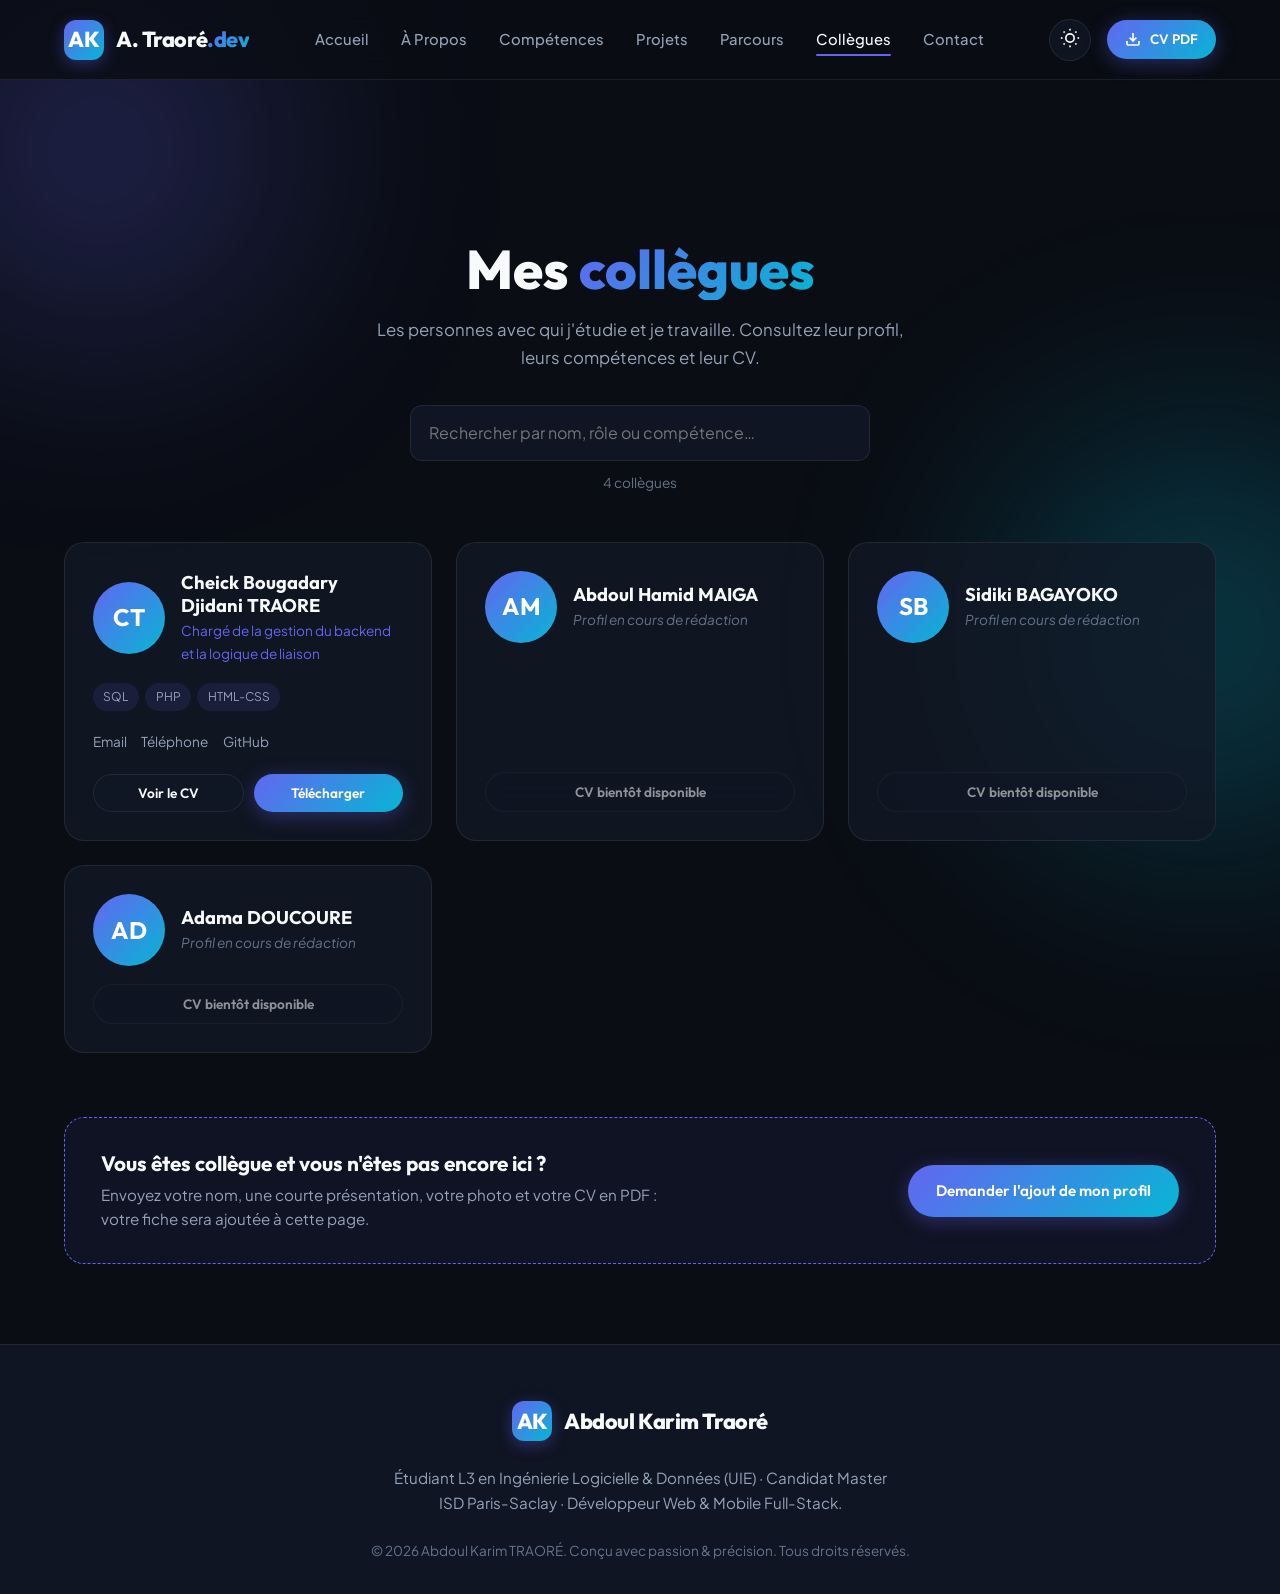
<file: collegues.html>
<!DOCTYPE html>
<html lang="fr" data-theme="dark">
<head>
  <meta charset="UTF-8">
  <meta name="viewport" content="width=device-width, initial-scale=1.0">
  <title>Collègues — Abdoul Karim Traoré | Portfolio</title>
  <meta name="description" content="Les collègues d'Abdoul Karim Traoré : profils, compétences et CV à consulter ou télécharger.">
  <meta name="author" content="Abdoul Karim Traoré">

  <link rel="icon" type="image/svg+xml" href="data:image/svg+xml,<svg xmlns='http://www.w3.org/2000/svg' viewBox='0 0 100 100'><rect width='100' height='100' rx='25' fill='%236366f1'/><text x='50%' y='55%' dominant-baseline='middle' text-anchor='middle' font-family='sans-serif' font-weight='800' font-size='48' fill='white'>AK</text></svg>">

  <link rel="preconnect" href="https://fonts.googleapis.com">
  <link rel="preconnect" href="https://fonts.gstatic.com" crossorigin>
  <link href="https://fonts.googleapis.com/css2?family=Outfit:wght@400;500;600;700;800&family=Plus+Jakarta+Sans:wght@300;400;500;600;700&family=JetBrains+Mono:wght@400;500;600&display=swap" rel="stylesheet">

  <link rel="stylesheet" href="css/style.css">
  <link rel="stylesheet" href="css/collegues.css">
</head>
<body class="colleagues-page">

  <div class="bg-glow-orb bg-orb-1" aria-hidden="true"></div>
  <div class="bg-glow-orb bg-orb-2" aria-hidden="true"></div>

  <!-- Header -->
  <header class="site-header" id="site-header">
    <div class="container">
      <a href="index.html#accueil" class="logo-brand" aria-label="Retour à l'accueil">
        <div class="logo-badge">AK</div>
        <span>A. Traoré<span class="text-gradient">.dev</span></span>
      </a>

      <nav class="nav-menu" id="nav-menu">
        <a href="index.html#accueil" class="nav-link">Accueil</a>
        <a href="a-propos.html" class="nav-link">À Propos</a>
        <a href="index.html#competences" class="nav-link">Compétences</a>
        <a href="projet.html" class="nav-link">Projets</a>
        <a href="parcours.html" class="nav-link">Parcours</a>
        <a href="collegues.html" class="nav-link active" aria-current="page">Collègues</a>
        <a href="pagecontact.html" class="nav-link">Contact</a>
      </nav>

      <div class="nav-actions">
        <button id="theme-toggle-btn" class="theme-toggle-btn" aria-label="Changer le thème">
          <span id="theme-icon">
            <svg width="20" height="20" viewBox="0 0 24 24" fill="none" stroke="currentColor" stroke-width="2"><circle cx="12" cy="12" r="5"></circle><line x1="12" y1="1" x2="12" y2="3"></line><line x1="12" y1="21" x2="12" y2="23"></line><line x1="4.22" y1="4.22" x2="5.64" y2="5.64"></line><line x1="18.36" y1="18.36" x2="19.78" y2="19.78"></line><line x1="1" y1="12" x2="3" y2="12"></line><line x1="21" y1="12" x2="23" y2="12"></line><line x1="4.22" y1="19.78" x2="5.64" y2="18.36"></line><line x1="18.36" y1="5.64" x2="19.78" y2="4.22"></line></svg>
          </span>
        </button>

        <a href="assets/cv.pdf" download="CV_Abdoul_Karim_Traore.pdf" class="btn btn-primary btn-sm">
          <svg width="16" height="16" viewBox="0 0 24 24" fill="none" stroke="currentColor" stroke-width="2.5"><path d="M21 15v4a2 2 0 0 1-2 2H5a2 2 0 0 1-2-2v-4"></path><polyline points="7 10 12 15 17 10"></polyline><line x1="12" y1="15" x2="12" y2="3"></line></svg>
          <span>CV PDF</span>
        </a>

        <button id="mobile-nav-toggle" class="mobile-nav-toggle" aria-label="Menu de navigation" aria-expanded="false">
          <svg width="24" height="24" viewBox="0 0 24 24" fill="none" stroke="currentColor" stroke-width="2"><line x1="3" y1="12" x2="21" y2="12"></line><line x1="3" y1="6" x2="21" y2="6"></line><line x1="3" y1="18" x2="21" y2="18"></line></svg>
        </button>
      </div>
    </div>
  </header>

  <main>
    <!-- Introduction -->
    <section class="colleagues-hero">
      <div class="container">
        <h1 class="colleagues-title">Mes <span class="text-gradient">collègues</span></h1>
        <p class="colleagues-lead">
          Les personnes avec qui j'étudie et je travaille. Consultez leur profil, leurs compétences et leur CV.
        </p>

        <div class="colleagues-toolbar">
          <label for="colleague-search" class="visually-hidden">Rechercher un collègue</label>
          <input type="search" id="colleague-search" class="form-input" placeholder="Rechercher par nom, rôle ou compétence…" autocomplete="off">
          <p class="colleagues-count" id="colleagues-count" aria-live="polite"></p>
        </div>
      </div>
    </section>

    <!-- Grille (remplie par collegues.js depuis collegues-data.js) -->
    <section class="colleagues-list">
      <div class="container">
        <div class="colleagues-grid" id="colleagues-grid"></div>
        <p class="colleagues-empty" id="colleagues-empty" hidden>Aucun collègue ne correspond à votre recherche.</p>
      </div>
    </section>

    <!-- Invitation à ajouter son CV -->
    <section class="colleagues-join">
      <div class="container">
        <div class="join-card">
          <div>
            <h2>Vous êtes collègue et vous n'êtes pas encore ici ?</h2>
            <p>Envoyez votre nom, une courte présentation, votre photo et votre CV en PDF : votre fiche sera ajoutée à cette page.</p>
          </div>
          <a href="#" id="join-mail-link" class="btn btn-primary">
            <span>Demander l'ajout de mon profil</span>
          </a>
        </div>
      </div>
    </section>
  </main>

  <!-- Modale d'aperçu du CV -->
  <div class="modal-backdrop" id="cv-modal-backdrop" role="dialog" aria-modal="true" aria-labelledby="cv-modal-title" hidden>
    <div class="modal-dialog">
      <div class="modal-header">
        <h3 id="cv-modal-title" style="font-size: 1.2rem;">CV</h3>
        <button id="close-cv-modal-btn" class="modal-close-btn" aria-label="Fermer la boîte de dialogue">&times;</button>
      </div>
      <div class="modal-body">
        <iframe id="cv-modal-frame" title="Aperçu du CV" style="width: 100%; height: 550px; border: none; border-radius: 8px;"></iframe>
      </div>
      <div class="modal-footer">
        <a id="cv-modal-download" href="#" download class="btn btn-primary btn-sm">
          <svg width="16" height="16" viewBox="0 0 24 24" fill="none" stroke="currentColor" stroke-width="2"><path d="M21 15v4a2 2 0 0 1-2 2H5a2 2 0 0 1-2-2v-4"></path><polyline points="7 10 12 15 17 10"></polyline><line x1="12" y1="15" x2="12" y2="3"></line></svg>
          <span>Télécharger le PDF</span>
        </a>
      </div>
    </div>
  </div>

  <!-- Footer -->
  <footer class="site-footer">
    <div class="container footer-content">
      <div class="logo-brand">
        <div class="logo-badge">AK</div>
        <span>Abdoul Karim Traoré</span>
      </div>

      <p style="color: var(--text-secondary); max-width: 500px; font-size: 0.95rem;">
        Étudiant L3 en Ingénierie Logicielle & Données (UIE) · Candidat Master ISD Paris-Saclay · Développeur Web & Mobile Full-Stack.
      </p>

      <div class="footer-copyright">
        © 2026 Abdoul Karim TRAORÉ. Conçu avec passion & précision. Tous droits réservés.
      </div>
    </div>
  </footer>

  <!-- Données d'abord, logique ensuite -->
  <script src="js/collegues-data.js"></script>
  <script src="js/collegues.js"></script>
</body>
</html>
</file>
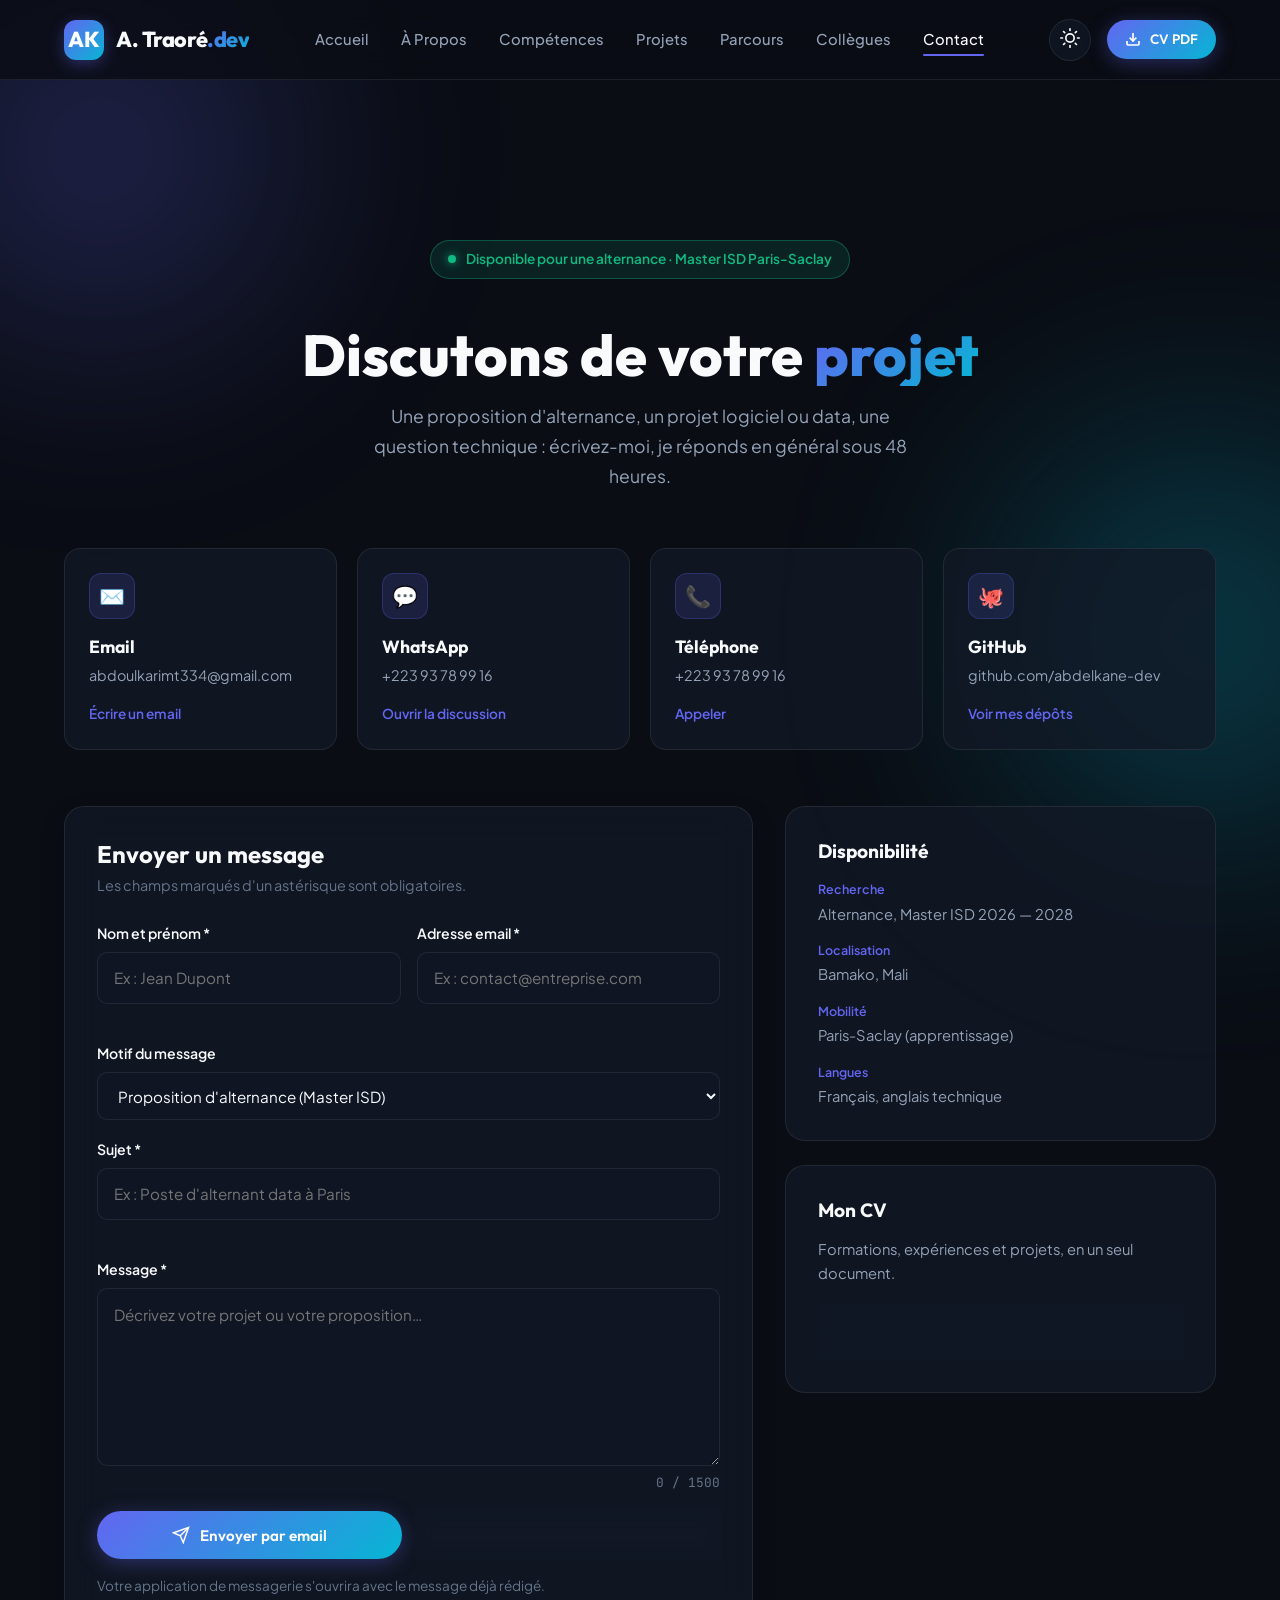
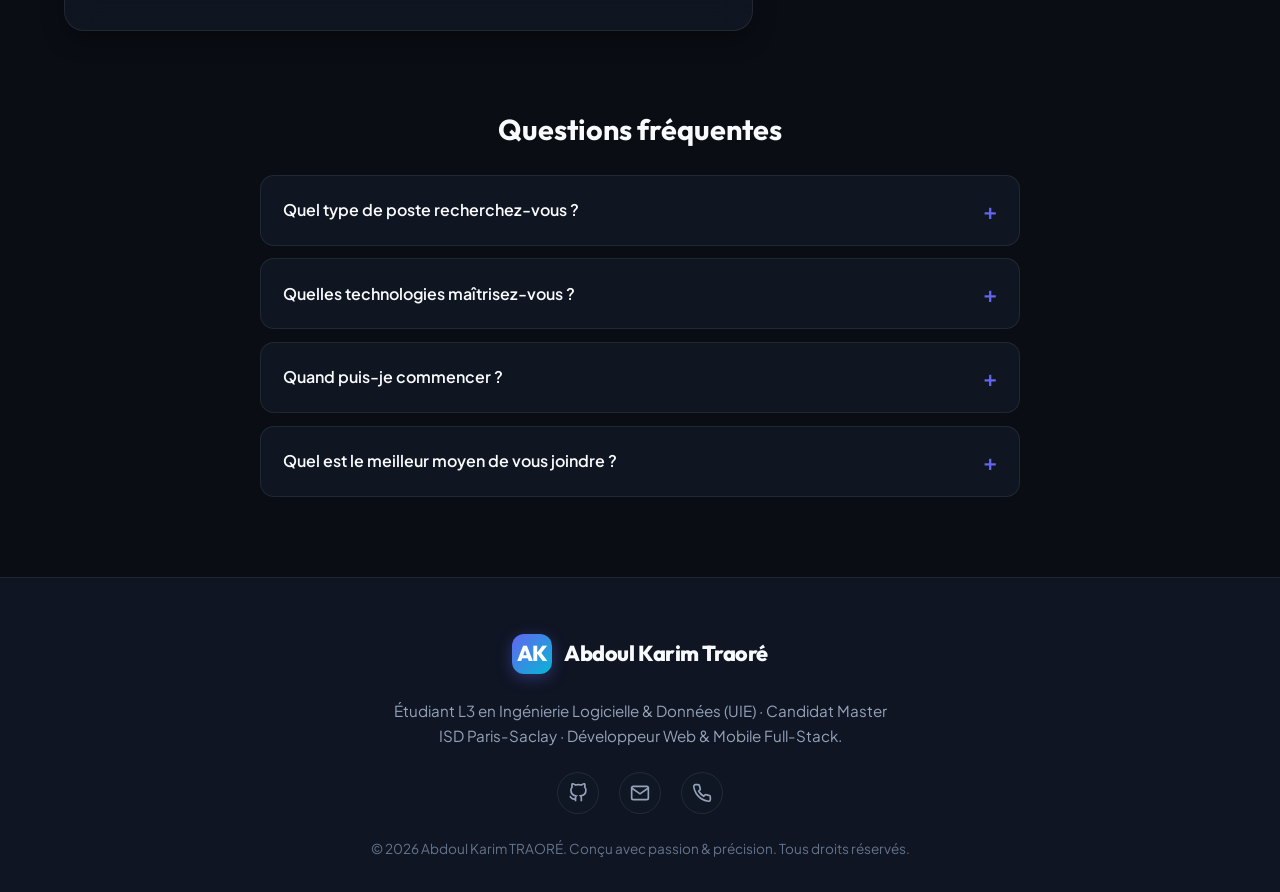
<file: pagecontact.html>
<!DOCTYPE html>
<html lang="fr" data-theme="dark">
<head>
  <meta charset="UTF-8">
  <meta name="viewport" content="width=device-width, initial-scale=1.0">
  <title>Contact — Abdoul Karim Traoré | Portfolio</title>
  <meta name="description" content="Contactez Abdoul Karim Traoré, étudiant en Ingénierie du Logiciel et des Données et candidat au Master ISD Paris-Saclay en apprentissage : alternance, projet logiciel ou échange technique.">
  <meta name="author" content="Abdoul Karim Traoré">

  <link rel="icon" type="image/svg+xml" href="data:image/svg+xml,<svg xmlns='http://www.w3.org/2000/svg' viewBox='0 0 100 100'><rect width='100' height='100' rx='25' fill='%236366f1'/><text x='50%' y='55%' dominant-baseline='middle' text-anchor='middle' font-family='sans-serif' font-weight='800' font-size='48' fill='white'>AK</text></svg>">

  <link rel="preconnect" href="https://fonts.googleapis.com">
  <link rel="preconnect" href="https://fonts.gstatic.com" crossorigin>
  <link href="https://fonts.googleapis.com/css2?family=Outfit:wght@400;500;600;700;800&family=Plus+Jakarta+Sans:wght@300;400;500;600;700&family=JetBrains+Mono:wght@400;500;600&display=swap" rel="stylesheet">

  <!-- Styles partagés du portfolio + styles propres à cette page -->
  <link rel="stylesheet" href="css/style.css">
  <link rel="stylesheet" href="css/pagecontact.css">
</head>
<body class="contact-page">

  <div class="bg-glow-orb bg-orb-1" aria-hidden="true"></div>
  <div class="bg-glow-orb bg-orb-2" aria-hidden="true"></div>

  <!-- Header -->
  <header class="site-header" id="site-header">
    <div class="container">
      <a href="index.html#accueil" class="logo-brand" aria-label="Retour à l'accueil">
        <div class="logo-badge">AK</div>
        <span>A. Traoré<span class="text-gradient">.dev</span></span>
      </a>

      <nav class="nav-menu" id="nav-menu">
        <a href="index.html#accueil" class="nav-link">Accueil</a>
        <a href="a-propos.html" class="nav-link">À Propos</a>
        <a href="index.html#competences" class="nav-link">Compétences</a>
        <a href="projet.html" class="nav-link">Projets</a>
        <a href="parcours.html" class="nav-link">Parcours</a>
        <a href="collegues.html" class="nav-link">Collègues</a>
        <a href="pagecontact.html" class="nav-link active" aria-current="page">Contact</a>
      </nav>

      <div class="nav-actions">
        <button id="theme-toggle-btn" class="theme-toggle-btn" aria-label="Changer le thème">
          <span id="theme-icon">
            <svg width="20" height="20" viewBox="0 0 24 24" fill="none" stroke="currentColor" stroke-width="2"><circle cx="12" cy="12" r="5"></circle><line x1="12" y1="1" x2="12" y2="3"></line><line x1="12" y1="21" x2="12" y2="23"></line><line x1="4.22" y1="4.22" x2="5.64" y2="5.64"></line><line x1="18.36" y1="18.36" x2="19.78" y2="19.78"></line><line x1="1" y1="12" x2="3" y2="12"></line><line x1="21" y1="12" x2="23" y2="12"></line><line x1="4.22" y1="19.78" x2="5.64" y2="18.36"></line><line x1="18.36" y1="5.64" x2="19.78" y2="4.22"></line></svg>
          </span>
        </button>

        <a href="assets/cv.pdf" download="CV_Abdoul_Karim_Traore.pdf" class="btn btn-primary btn-sm">
          <svg width="16" height="16" viewBox="0 0 24 24" fill="none" stroke="currentColor" stroke-width="2.5"><path d="M21 15v4a2 2 0 0 1-2 2H5a2 2 0 0 1-2-2v-4"></path><polyline points="7 10 12 15 17 10"></polyline><line x1="12" y1="15" x2="12" y2="3"></line></svg>
          <span>CV PDF</span>
        </a>

        <button id="mobile-nav-toggle" class="mobile-nav-toggle" aria-label="Menu de navigation" aria-expanded="false">
          <svg width="24" height="24" viewBox="0 0 24 24" fill="none" stroke="currentColor" stroke-width="2"><line x1="3" y1="12" x2="21" y2="12"></line><line x1="3" y1="6" x2="21" y2="6"></line><line x1="3" y1="18" x2="21" y2="18"></line></svg>
        </button>
      </div>
    </div>
  </header>

  <main>
    <!-- Intro -->
    <section class="contact-hero">
      <div class="container">
        <div class="hero-status-pill">
          <span class="status-dot"></span>
          <span>Disponible pour une alternance · Master ISD Paris-Saclay</span>
        </div>
        <h1 class="contact-title">Discutons de votre <span class="text-gradient">projet</span></h1>
        <p class="contact-lead">
          Une proposition d'alternance, un projet logiciel ou data, une question technique : écrivez-moi, je réponds en général sous 48 heures.
        </p>
      </div>
    </section>

    <!-- Canaux rapides -->
    <section class="contact-channels">
      <div class="container">
        <div class="channels-grid">
          <a class="channel-card" href="mailto:abdoulkarimt334@gmail.com">
            <div class="contact-icon-bubble">✉️</div>
            <h3>Email</h3>
            <p>abdoulkarimt334@gmail.com</p>
            <span class="channel-action">Écrire un email</span>
          </a>

          <a class="channel-card" href="https://wa.me/22393789916" target="_blank" rel="noopener noreferrer">
            <div class="contact-icon-bubble">💬</div>
            <h3>WhatsApp</h3>
            <p>+223 93 78 99 16</p>
            <span class="channel-action">Ouvrir la discussion</span>
          </a>

          <a class="channel-card" href="tel:+22393789916">
            <div class="contact-icon-bubble">📞</div>
            <h3>Téléphone</h3>
            <p>+223 93 78 99 16</p>
            <span class="channel-action">Appeler</span>
          </a>

          <a class="channel-card" href="https://github.com/abdelkane-dev" target="_blank" rel="noopener noreferrer">
            <div class="contact-icon-bubble">🐙</div>
            <h3>GitHub</h3>
            <p>github.com/abdelkane-dev</p>
            <span class="channel-action">Voir mes dépôts</span>
          </a>
        </div>
      </div>
    </section>

    <!-- Formulaire + infos -->
    <section class="contact-main">
      <div class="container">
        <div class="contact-layout">

          <!-- Formulaire -->
          <div class="contact-form-card">
            <h2 class="card-title">Envoyer un message</h2>
            <p class="card-subtitle">Les champs marqués d'un astérisque sont obligatoires.</p>

            <form id="contact-form" novalidate>
              <div class="form-row">
                <div class="form-group">
                  <label for="name" class="form-label">Nom et prénom *</label>
                  <input type="text" id="name" name="name" class="form-input" placeholder="Ex : Jean Dupont" autocomplete="name" required>
                  <span class="field-error" id="name-error" role="alert"></span>
                </div>

                <div class="form-group">
                  <label for="email" class="form-label">Adresse email *</label>
                  <input type="email" id="email" name="email" class="form-input" placeholder="Ex : contact@entreprise.com" autocomplete="email" required>
                  <span class="field-error" id="email-error" role="alert"></span>
                </div>
              </div>

              <div class="form-group">
                <label for="reason" class="form-label">Motif du message</label>
                <select id="reason" name="reason" class="form-input form-select">
                  <option value="Proposition d'alternance Master ISD">Proposition d'alternance (Master ISD)</option>
                  <option value="Collaboration sur un projet">Collaboration sur un projet</option>
                  <option value="Question technique">Question technique</option>
                  <option value="Autre demande">Autre demande</option>
                </select>
              </div>

              <div class="form-group">
                <label for="subject" class="form-label">Sujet *</label>
                <input type="text" id="subject" name="subject" class="form-input" placeholder="Ex : Poste d'alternant data à Paris" required>
                <span class="field-error" id="subject-error" role="alert"></span>
              </div>

              <div class="form-group">
                <label for="message" class="form-label">Message *</label>
                <textarea id="message" name="message" class="form-textarea" rows="6" maxlength="1500" placeholder="Décrivez votre projet ou votre proposition…" required></textarea>
                <div class="field-meta">
                  <span class="field-error" id="message-error" role="alert"></span>
                  <span class="char-count"><span id="char-count">0</span> / 1500</span>
                </div>
              </div>

              <div class="form-actions">
                <button type="submit" class="btn btn-primary">
                  <svg width="18" height="18" viewBox="0 0 24 24" fill="none" stroke="currentColor" stroke-width="2"><line x1="22" y1="2" x2="11" y2="13"></line><polygon points="22 2 15 22 11 13 2 9 22 2"></polygon></svg>
                  <span>Envoyer par email</span>
                </button>
                <button type="button" id="send-whatsapp-btn" class="btn btn-secondary">
                  <span>Envoyer par WhatsApp</span>
                </button>
              </div>

              <p class="form-note" id="form-status" role="status" aria-live="polite">
                Votre application de messagerie s'ouvrira avec le message déjà rédigé.
              </p>
            </form>
          </div>

          <!-- Colonne latérale -->
          <aside class="contact-side">
            <div class="side-card">
              <h3>Disponibilité</h3>
              <ul class="side-list">
                <li><span class="side-label">Recherche</span><span>Alternance, Master ISD 2026 — 2028</span></li>
                <li><span class="side-label">Localisation</span><span>Bamako, Mali</span></li>
                <li><span class="side-label">Mobilité</span><span>Paris-Saclay (apprentissage)</span></li>
                <li><span class="side-label">Langues</span><span>Français, anglais technique</span></li>
              </ul>
            </div>

            <div class="side-card">
              <h3>Mon CV</h3>
              <p>Formations, expériences et projets, en un seul document.</p>
              <a href="assets/cv.pdf" download="CV_Abdoul_Karim_Traore.pdf" class="btn btn-secondary" style="width: 100%;">
                <svg width="18" height="18" viewBox="0 0 24 24" fill="none" stroke="currentColor" stroke-width="2"><path d="M21 15v4a2 2 0 0 1-2 2H5a2 2 0 0 1-2-2v-4"></path><polyline points="7 10 12 15 17 10"></polyline><line x1="12" y1="15" x2="12" y2="3"></line></svg>
                <span>Télécharger le CV (PDF)</span>
              </a>
            </div>
          </aside>
        </div>
      </div>
    </section>

    <!-- FAQ -->
    <section class="contact-faq">
      <div class="container">
        <h2 class="faq-title">Questions fréquentes</h2>
        <div class="faq-list">
          <details class="faq-item">
            <summary>Quel type de poste recherchez-vous ?</summary>
            <p>Une alternance en ingénierie des données, développement logiciel ou IA, en parallèle du Master Ingénierie des Systèmes et Données (ISD) à l'Université Paris-Saclay.</p>
          </details>
          <details class="faq-item">
            <summary>Quelles technologies maîtrisez-vous ?</summary>
            <p>Python (Django, Pandas), Java (Swing, JDBC), Flutter/Dart, JavaScript, React, ainsi que MySQL et SQLite. Je travaille avec Git, GitHub et des méthodes agiles.</p>
          </details>
          <details class="faq-item">
            <summary>Quand puis-je commencer ?</summary>
            <p>Mon calendrier suit celui du Master ISD (2026 — 2028). Écrivez-moi avec vos dates et nous verrons ensemble ce qui est possible.</p>
          </details>
          <details class="faq-item">
            <summary>Quel est le meilleur moyen de vous joindre ?</summary>
            <p>L'email pour une proposition détaillée, WhatsApp pour un échange rapide.</p>
          </details>
        </div>
      </div>
    </section>
  </main>

  <!-- Footer -->
  <footer class="site-footer">
    <div class="container footer-content">
      <div class="logo-brand">
        <div class="logo-badge">AK</div>
        <span>Abdoul Karim Traoré</span>
      </div>

      <p style="color: var(--text-secondary); max-width: 500px; font-size: 0.95rem;">
        Étudiant L3 en Ingénierie Logicielle & Données (UIE) · Candidat Master ISD Paris-Saclay · Développeur Web & Mobile Full-Stack.
      </p>

      <div class="footer-social-links">
        <a href="https://github.com/abdelkane-dev" target="_blank" rel="noopener noreferrer" class="footer-social-icon" aria-label="GitHub">
          <svg width="20" height="20" viewBox="0 0 24 24" fill="none" stroke="currentColor" stroke-width="2"><path d="M9 19c-5 1.5-5-2.5-7-3m14 6v-3.87a3.37 3.37 0 0 0-.94-2.61c3.14-.35 6.44-1.54 6.44-7A5.44 5.44 0 0 0 20 4.77 5.07 5.07 0 0 0 19.91 1S18.73.65 16 2.48a13.38 13.38 0 0 0-7 0C6.27.65 5.09 1 5.09 1A5.07 5.07 0 0 0 5 4.77a5.44 5.44 0 0 0-1.5 3.78c0 5.42 3.3 6.61 6.44 7A3.37 3.37 0 0 0 9 18.13V22"></path></svg>
        </a>
        <a href="mailto:abdoulkarimt334@gmail.com" class="footer-social-icon" aria-label="Email">
          <svg width="20" height="20" viewBox="0 0 24 24" fill="none" stroke="currentColor" stroke-width="2"><path d="M4 4h16c1.1 0 2 .9 2 2v12c0 1.1-.9 2-2 2H4c-1.1 0-2-.9-2-2V6c0-1.1.9-2 2-2z"></path><polyline points="22,6 12,13 2,6"></polyline></svg>
        </a>
        <a href="tel:+22393789916" class="footer-social-icon" aria-label="Téléphone">
          <svg width="20" height="20" viewBox="0 0 24 24" fill="none" stroke="currentColor" stroke-width="2"><path d="M22 16.92v3a2 2 0 0 1-2.18 2 19.79 19.79 0 0 1-8.63-3.07 19.5 19.5 0 0 1-6-6 19.79 19.79 0 0 1-3.07-8.67A2 2 0 0 1 4.11 2h3a2 2 0 0 1 2 1.72 12.84 12.84 0 0 0 .7 2.81 2 2 0 0 1-.45 2.11L8.09 9.91a16 16 0 0 0 6 6l1.27-1.27a2 2 0 0 1 2.11-.45 12.84 12.84 0 0 0 2.81.7A2 2 0 0 1 22 16.92z"></path></svg>
        </a>
      </div>

      <div class="footer-copyright">
        © 2026 Abdoul Karim TRAORÉ. Conçu avec passion & précision. Tous droits réservés.
      </div>
    </div>
  </footer>

  <script src="js/script.js"></script>
  <script src="js/pagecontact.js"></script>
</body>
</html>
</file>
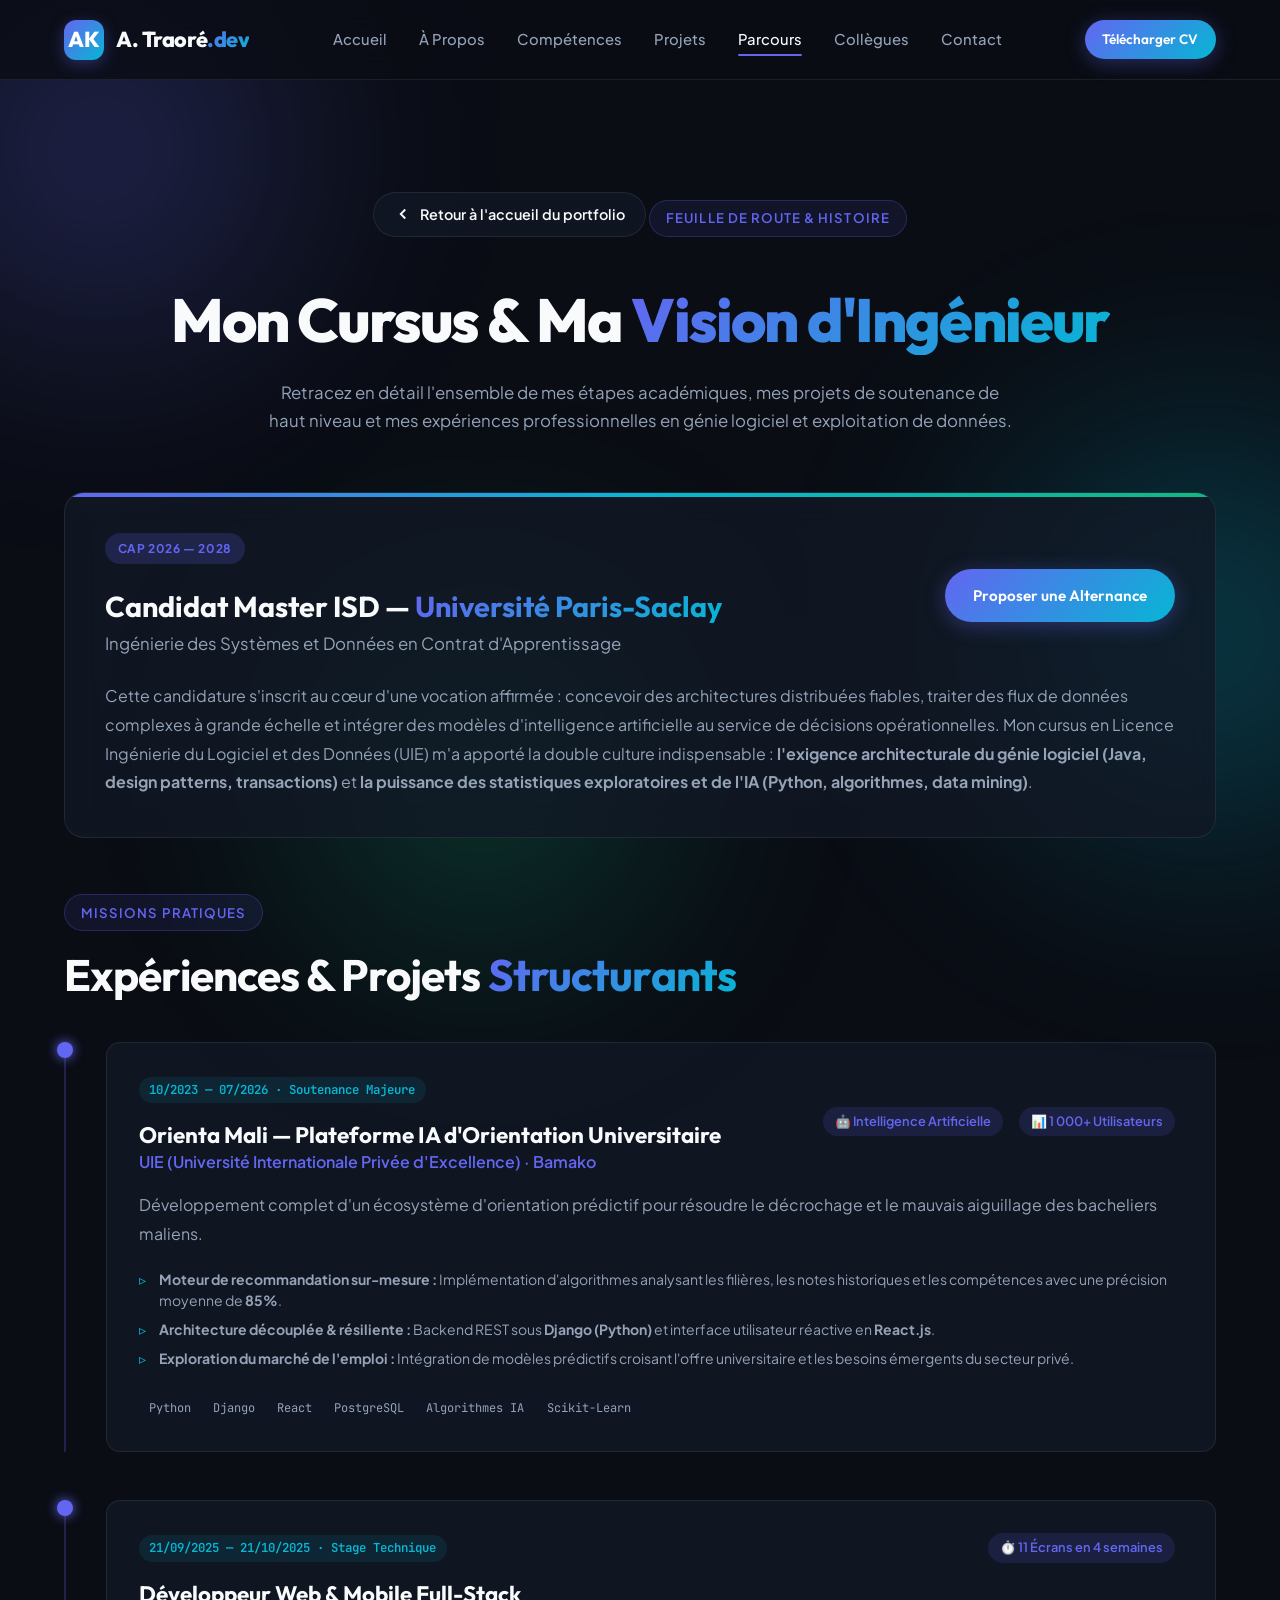
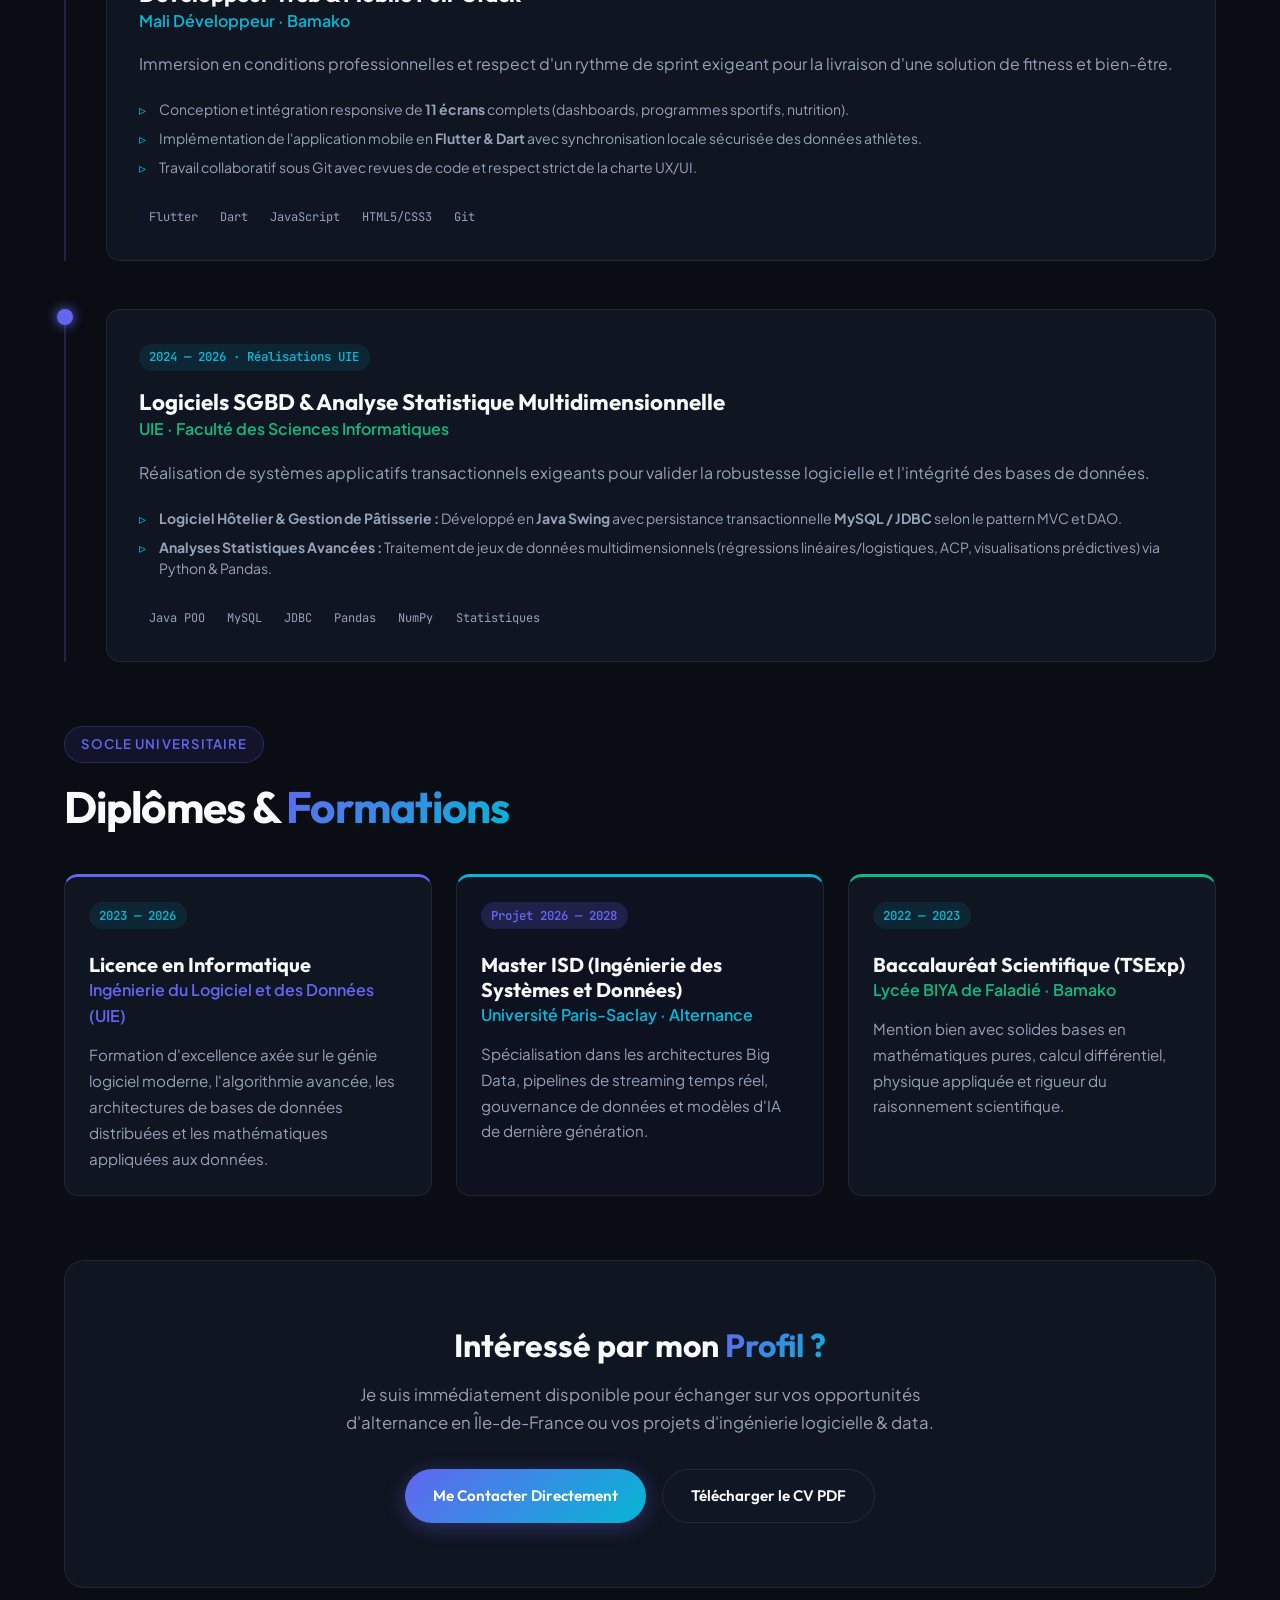
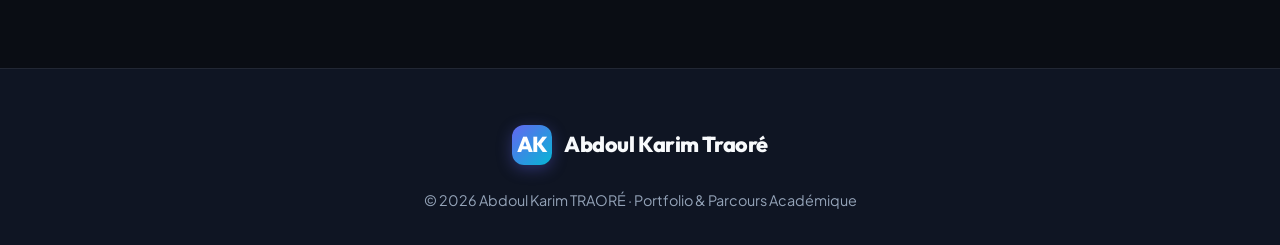
<file: parcours.html>
<!DOCTYPE html>
<html lang="fr" data-theme="dark">
<head>
  <meta charset="UTF-8">
  <meta name="viewport" content="width=device-width, initial-scale=1.0">
  <title>Parcours Détaillé — Abdoul Karim Traoré | Expériences & Formation</title>
  <meta name="description" content="Découvrez le parcours académique et professionnel complet d'Abdoul Karim Traoré : cursus universitaire L3 UIE, candidature Master ISD Paris-Saclay, réalisations techniques et vision d'ingénieur.">

  <!-- Favicon SVG -->
  <link rel="icon" type="image/svg+xml" href="data:image/svg+xml,<svg xmlns='http://www.w3.org/2000/svg' viewBox='0 0 100 100'><rect width='100' height='100' rx='25' fill='%236366f1'/><text x='50%' y='55%' dominant-baseline='middle' text-anchor='middle' font-family='sans-serif' font-weight='800' font-size='48' fill='white'>AK</text></svg>">

  <!-- Google Fonts -->
  <link rel="preconnect" href="https://fonts.googleapis.com">
  <link rel="preconnect" href="https://fonts.gstatic.com" crossorigin>
  <link href="https://fonts.googleapis.com/css2?family=Outfit:wght@400;500;600;700;800&family=Plus+Jakarta+Sans:wght@300;400;500;600;700&family=JetBrains+Mono:wght@400;500;600&display=swap" rel="stylesheet">

  <!-- Feuille de style principale -->
  <link rel="stylesheet" href="css/style.css">

  <style>
    /* Styles spécifiques pour la page Parcours Détaillé */
    .parcours-header-hero {
      padding: 7rem 0 3.5rem;
      position: relative;
      text-align: center;
    }
    .back-home-btn {
      display: inline-flex;
      align-items: center;
      gap: 0.5rem;
      padding: 0.6rem 1.25rem;
      border-radius: var(--radius-full);
      background: var(--bg-card);
      border: 1px solid var(--bg-card-border);
      color: var(--text-primary);
      text-decoration: none;
      font-weight: 600;
      font-size: 0.9rem;
      margin-bottom: 2rem;
      transition: all var(--transition-fast);
      backdrop-filter: blur(12px);
    }
    .back-home-btn:hover {
      transform: translateX(-4px);
      border-color: var(--accent-primary);
      color: var(--accent-primary);
    }
    .parcours-lead-card {
      background: var(--bg-card);
      border: 1px solid var(--bg-card-border);
      border-radius: var(--radius-lg);
      padding: 2.5rem;
      margin-bottom: 3.5rem;
      position: relative;
      overflow: hidden;
      backdrop-filter: blur(16px);
      box-shadow: var(--shadow-card);
    }
    .parcours-lead-card::before {
      content: '';
      position: absolute;
      top: 0;
      left: 0;
      right: 0;
      height: 4px;
      background: linear-gradient(90deg, var(--accent-primary), var(--accent-secondary), var(--accent-tertiary));
    }
    .deep-timeline-item {
      position: relative;
      padding-left: 2.5rem;
      margin-bottom: 3rem;
      border-left: 2px solid rgba(99, 102, 241, 0.25);
    }
    .deep-timeline-item::before {
      content: '';
      position: absolute;
      left: -9px;
      top: 0;
      width: 16px;
      height: 16px;
      border-radius: 50%;
      background: var(--accent-primary);
      box-shadow: 0 0 12px var(--accent-primary);
    }
    .deep-card {
      background: var(--bg-card);
      border: 1px solid var(--bg-card-border);
      border-radius: var(--radius-md);
      padding: 2rem;
      transition: all var(--transition-normal);
    }
    .deep-card:hover {
      transform: translateY(-4px);
      border-color: rgba(99, 102, 241, 0.4);
      box-shadow: var(--shadow-hover);
    }
    .tag-bubble {
      display: inline-block;
      padding: 0.25rem 0.75rem;
      border-radius: var(--radius-full);
      font-size: 0.8rem;
      font-weight: 600;
      background: rgba(99, 102, 241, 0.15);
      color: var(--accent-primary);
      margin-right: 0.5rem;
      margin-bottom: 0.5rem;
    }
    .competence-matrix-grid {
      display: grid;
      grid-template-columns: repeat(auto-fit, minmax(280px, 1fr));
      gap: 1.5rem;
      margin-top: 2rem;
    }
    .competence-box {
      background: var(--bg-card);
      border: 1px solid var(--bg-card-border);
      border-radius: var(--radius-md);
      padding: 1.5rem;
    }
  </style>
</head>
<body>

  <!-- Ambient Glowing Background Orbs -->
  <div class="bg-glow-orb bg-orb-1" aria-hidden="true"></div>
  <div class="bg-glow-orb bg-orb-2" aria-hidden="true"></div>
  <div class="bg-glow-orb bg-orb-3" aria-hidden="true"></div>

  <!-- Header / Navigation -->
  <header class="site-header">
    <div class="container">
      <a href="index.html" class="logo-brand" aria-label="Accueil Abdoul Karim Traoré">
        <div class="logo-badge">AK</div>
        <span>A. Traoré<span class="text-gradient">.dev</span></span>
      </a>

      <nav class="nav-menu" id="nav-menu">
        <a href="index.html#accueil" class="nav-link">Accueil</a>
        <a href="a-propos.html" class="nav-link">À Propos</a>
        <a href="index.html#competences" class="nav-link">Compétences</a>
        <a href="projet.html" class="nav-link">Projets</a>
        <a href="parcours.html" class="nav-link active">Parcours</a>
        <a href="collegues.html" class="nav-link">Collègues</a>
        <a href="pagecontact.html" class="nav-link">Contact</a>
      </nav>

      <div class="nav-actions">
        <a href="assets/cv.pdf" download="CV_Abdoul_Karim_Traore.pdf" class="btn btn-primary btn-sm">
          <span>Télécharger CV</span>
        </a>
      </div>
    </div>
  </header>

  <!-- Hero Header Section -->
  <main class="container">
    <section class="parcours-header-hero">
      <a href="index.html#parcours" class="back-home-btn">
        <svg width="18" height="18" viewBox="0 0 24 24" fill="none" stroke="currentColor" stroke-width="2.5"><polyline points="15 18 9 12 15 6"></polyline></svg>
        <span>Retour à l'accueil du portfolio</span>
      </a>

      <div class="section-badge">Feuille de Route & Histoire</div>
      <h1 class="hero-title" style="margin-top: 1rem;">
        Mon Cursus & Ma <span class="text-gradient">Vision d'Ingénieur</span>
      </h1>
      <p class="hero-description" style="max-width: 750px; margin: 1.5rem auto 0;">
        Retracez en détail l'ensemble de mes étapes académiques, mes projets de soutenance de haut niveau et mes expériences professionnelles en génie logiciel et exploitation de données.
      </p>
    </section>

    <!-- Master ISD Banner Focus -->
    <div class="parcours-lead-card">
      <div style="display: flex; flex-wrap: wrap; justify-content: space-between; align-items: center; gap: 1.5rem; margin-bottom: 1.5rem;">
        <div>
          <span class="callout-badge" style="background: rgba(99, 102, 241, 0.2); color: var(--accent-primary);">Cap 2026 — 2028</span>
          <h2 style="font-size: 1.8rem; margin-top: 0.5rem; font-family: var(--font-heading);">
            Candidat Master ISD — <span class="text-gradient">Université Paris-Saclay</span>
          </h2>
          <p style="color: var(--text-secondary); margin-top: 0.4rem; font-size: 1.05rem;">
            Ingénierie des Systèmes et Données en Contrat d'Apprentissage
          </p>
        </div>
        <a href="index.html#contact" class="btn btn-primary">
          <span>Proposer une Alternance</span>
        </a>
      </div>
      <p style="color: var(--text-secondary); line-height: 1.8;">
        Cette candidature s'inscrit au cœur d'une vocation affirmée : concevoir des architectures distribuées fiables, traiter des flux de données complexes à grande échelle et intégrer des modèles d'intelligence artificielle au service de décisions opérationnelles. Mon cursus en Licence Ingénierie du Logiciel et des Données (UIE) m'a apporté la double culture indispensable : <strong>l'exigence architecturale du génie logiciel (Java, design patterns, transactions)</strong> et <strong>la puissance des statistiques exploratoires et de l'IA (Python, algorithmes, data mining)</strong>.
      </p>
    </div>

    <!-- Section 1 : Expériences & Projets Marqueurs -->
    <div style="margin-bottom: 4rem;">
      <div class="section-header" style="text-align: left; margin-bottom: 2.5rem;">
        <div class="section-badge">Missions Pratiques</div>
        <h2 class="section-title">Expériences & Projets <span class="text-gradient">Structurants</span></h2>
      </div>

      <!-- Item 1: Orienta Mali -->
      <div class="deep-timeline-item">
        <div class="deep-card">
          <div style="display: flex; justify-content: space-between; flex-wrap: wrap; gap: 1rem; margin-bottom: 1rem;">
            <div>
              <span class="timeline-date-badge">10/2023 — 07/2026 · Soutenance Majeure</span>
              <h3 style="font-size: 1.4rem; font-family: var(--font-heading); margin-top: 0.5rem;">
                Orienta Mali — Plateforme IA d'Orientation Universitaire
              </h3>
              <p style="color: var(--accent-primary); font-weight: 600;">UIE (Université Internationale Privée d'Excellence) · Bamako</p>
            </div>
            <div style="display: flex; align-items: center; gap: 0.5rem;">
              <span class="tag-bubble">🤖 Intelligence Artificielle</span>
              <span class="tag-bubble">📊 1 000+ Utilisateurs</span>
            </div>
          </div>
          <p style="color: var(--text-secondary); line-height: 1.8; margin-bottom: 1.25rem;">
            Développement complet d'un écosystème d'orientation prédictif pour résoudre le décrochage et le mauvais aiguillage des bacheliers maliens.
          </p>
          <ul class="timeline-bullets" style="margin-bottom: 1.5rem;">
            <li><strong>Moteur de recommandation sur-mesure :</strong> Implémentation d'algorithmes analysant les filières, les notes historiques et les compétences avec une précision moyenne de <strong>85%</strong>.</li>
            <li><strong>Architecture découplée & résiliente :</strong> Backend REST sous <strong>Django (Python)</strong> et interface utilisateur réactive en <strong>React.js</strong>.</li>
            <li><strong>Exploration du marché de l'emploi :</strong> Intégration de modèles prédictifs croisant l'offre universitaire et les besoins émergents du secteur privé.</li>
          </ul>
          <div>
            <span class="tech-tag-sm">Python</span>
            <span class="tech-tag-sm">Django</span>
            <span class="tech-tag-sm">React</span>
            <span class="tech-tag-sm">PostgreSQL</span>
            <span class="tech-tag-sm">Algorithmes IA</span>
            <span class="tech-tag-sm">Scikit-Learn</span>
          </div>
        </div>
      </div>

      <!-- Item 2: Stage Mali Développeur -->
      <div class="deep-timeline-item">
        <div class="deep-card">
          <div style="display: flex; justify-content: space-between; flex-wrap: wrap; gap: 1rem; margin-bottom: 1rem;">
            <div>
              <span class="timeline-date-badge">21/09/2025 — 21/10/2025 · Stage Technique</span>
              <h3 style="font-size: 1.4rem; font-family: var(--font-heading); margin-top: 0.5rem;">
                Développeur Web & Mobile Full-Stack
              </h3>
              <p style="color: var(--accent-secondary); font-weight: 600;">Mali Développeur · Bamako</p>
            </div>
            <div>
              <span class="tag-bubble">⏱️ 11 Écrans en 4 semaines</span>
            </div>
          </div>
          <p style="color: var(--text-secondary); line-height: 1.8; margin-bottom: 1.25rem;">
            Immersion en conditions professionnelles et respect d'un rythme de sprint exigeant pour la livraison d'une solution de fitness et bien-être.
          </p>
          <ul class="timeline-bullets" style="margin-bottom: 1.5rem;">
            <li>Conception et intégration responsive de <strong>11 écrans</strong> complets (dashboards, programmes sportifs, nutrition).</li>
            <li>Implémentation de l'application mobile en <strong>Flutter & Dart</strong> avec synchronisation locale sécurisée des données athlètes.</li>
            <li>Travail collaboratif sous Git avec revues de code et respect strict de la charte UX/UI.</li>
          </ul>
          <div>
            <span class="tech-tag-sm">Flutter</span>
            <span class="tech-tag-sm">Dart</span>
            <span class="tech-tag-sm">JavaScript</span>
            <span class="tech-tag-sm">HTML5/CSS3</span>
            <span class="tech-tag-sm">Git</span>
          </div>
        </div>
      </div>

      <!-- Item 3: Systèmes de Gestion & Data Académiques -->
      <div class="deep-timeline-item">
        <div class="deep-card">
          <div style="display: flex; justify-content: space-between; flex-wrap: wrap; gap: 1rem; margin-bottom: 1rem;">
            <div>
              <span class="timeline-date-badge">2024 — 2026 · Réalisations UIE</span>
              <h3 style="font-size: 1.4rem; font-family: var(--font-heading); margin-top: 0.5rem;">
                Logiciels SGBD & Analyse Statistique Multidimensionnelle
              </h3>
              <p style="color: var(--accent-tertiary); font-weight: 600;">UIE · Faculté des Sciences Informatiques</p>
            </div>
          </div>
          <p style="color: var(--text-secondary); line-height: 1.8; margin-bottom: 1.25rem;">
            Réalisation de systèmes applicatifs transactionnels exigeants pour valider la robustesse logicielle et l'intégrité des bases de données.
          </p>
          <ul class="timeline-bullets" style="margin-bottom: 1.5rem;">
            <li><strong>Logiciel Hôtelier & Gestion de Pâtisserie :</strong> Développé en <strong>Java Swing</strong> avec persistance transactionnelle <strong>MySQL / JDBC</strong> selon le pattern MVC et DAO.</li>
            <li><strong>Analyses Statistiques Avancées :</strong> Traitement de jeux de données multidimensionnels (régressions linéaires/logistiques, ACP, visualisations prédictives) via Python & Pandas.</li>
          </ul>
          <div>
            <span class="tech-tag-sm">Java POO</span>
            <span class="tech-tag-sm">MySQL</span>
            <span class="tech-tag-sm">JDBC</span>
            <span class="tech-tag-sm">Pandas</span>
            <span class="tech-tag-sm">NumPy</span>
            <span class="tech-tag-sm">Statistiques</span>
          </div>
        </div>
      </div>
    </div>

    <!-- Section 2 : Formation Académique Complète -->
    <div style="margin-bottom: 4rem;">
      <div class="section-header" style="text-align: left; margin-bottom: 2.5rem;">
        <div class="section-badge">Socle Universitaire</div>
        <h2 class="section-title">Diplômes & <span class="text-gradient">Formations</span></h2>
      </div>

      <div class="competence-matrix-grid">
        <!-- Licence UIE -->
        <div class="competence-box" style="border-top: 3px solid var(--accent-primary);">
          <span class="timeline-date-badge">2023 — 2026</span>
          <h3 style="font-size: 1.25rem; margin-top: 0.8rem; font-family: var(--font-heading);">
            Licence en Informatique
          </h3>
          <p style="font-weight: 600; color: var(--accent-primary); margin-bottom: 0.8rem;">
            Ingénierie du Logiciel et des Données (UIE)
          </p>
          <p style="color: var(--text-secondary); font-size: 0.95rem; line-height: 1.7;">
            Formation d'excellence axée sur le génie logiciel moderne, l'algorithmie avancée, les architectures de bases de données distribuées et les mathématiques appliquées aux données.
          </p>
        </div>

        <!-- Master ISD Paris-Saclay -->
        <div class="competence-box" style="border-top: 3px solid var(--accent-secondary); background: rgba(99, 102, 241, 0.05);">
          <span class="timeline-date-badge" style="background: rgba(99, 102, 241, 0.2); color: var(--accent-primary);">Projet 2026 — 2028</span>
          <h3 style="font-size: 1.25rem; margin-top: 0.8rem; font-family: var(--font-heading);">
            Master ISD (Ingénierie des Systèmes et Données)
          </h3>
          <p style="font-weight: 600; color: var(--accent-secondary); margin-bottom: 0.8rem;">
            Université Paris-Saclay · Alternance
          </p>
          <p style="color: var(--text-secondary); font-size: 0.95rem; line-height: 1.7;">
            Spécialisation dans les architectures Big Data, pipelines de streaming temps réel, gouvernance de données et modèles d'IA de dernière génération.
          </p>
        </div>

        <!-- Baccalauréat Scientifique -->
        <div class="competence-box" style="border-top: 3px solid var(--accent-tertiary);">
          <span class="timeline-date-badge">2022 — 2023</span>
          <h3 style="font-size: 1.25rem; margin-top: 0.8rem; font-family: var(--font-heading);">
            Baccalauréat Scientifique (TSExp)
          </h3>
          <p style="font-weight: 600; color: var(--accent-tertiary); margin-bottom: 0.8rem;">
            Lycée BIYA de Faladié · Bamako
          </p>
          <p style="color: var(--text-secondary); font-size: 0.95rem; line-height: 1.7;">
            Mention bien avec solides bases en mathématiques pures, calcul différentiel, physique appliquée et rigueur du raisonnement scientifique.
          </p>
        </div>
      </div>
    </div>

    <!-- Call to Action Footer -->
    <div style="text-align: center; padding: 4rem 2rem; background: var(--bg-card); border: 1px solid var(--bg-card-border); border-radius: var(--radius-lg); margin-bottom: 5rem;">
      <h2 style="font-size: 2rem; font-family: var(--font-heading); margin-bottom: 1rem;">
        Intéressé par mon <span class="text-gradient">Profil ?</span>
      </h2>
      <p style="color: var(--text-secondary); max-width: 600px; margin: 0 auto 2rem; font-size: 1.05rem;">
        Je suis immédiatement disponible pour échanger sur vos opportunités d'alternance en Île-de-France ou vos projets d'ingénierie logicielle & data.
      </p>
      <div style="display: flex; justify-content: center; gap: 1rem; flex-wrap: wrap;">
        <a href="index.html#contact" class="btn btn-primary">
          <span>Me Contacter Directement</span>
        </a>
        <a href="assets/cv.pdf" download="CV_Abdoul_Karim_Traore.pdf" class="btn btn-secondary">
          <span>Télécharger le CV PDF</span>
        </a>
      </div>
    </div>
  </main>

  <!-- Footer -->
  <footer class="site-footer">
    <div class="container footer-content">
      <div class="logo-brand">
        <div class="logo-badge">AK</div>
        <span>Abdoul Karim Traoré</span>
      </div>
      <p style="color: var(--text-secondary); font-size: 0.9rem;">
        © 2026 Abdoul Karim TRAORÉ · Portfolio & Parcours Académique
      </p>
    </div>
  </footer>

  <script src="js/script.js"></script>
</body>
</html>
</file>
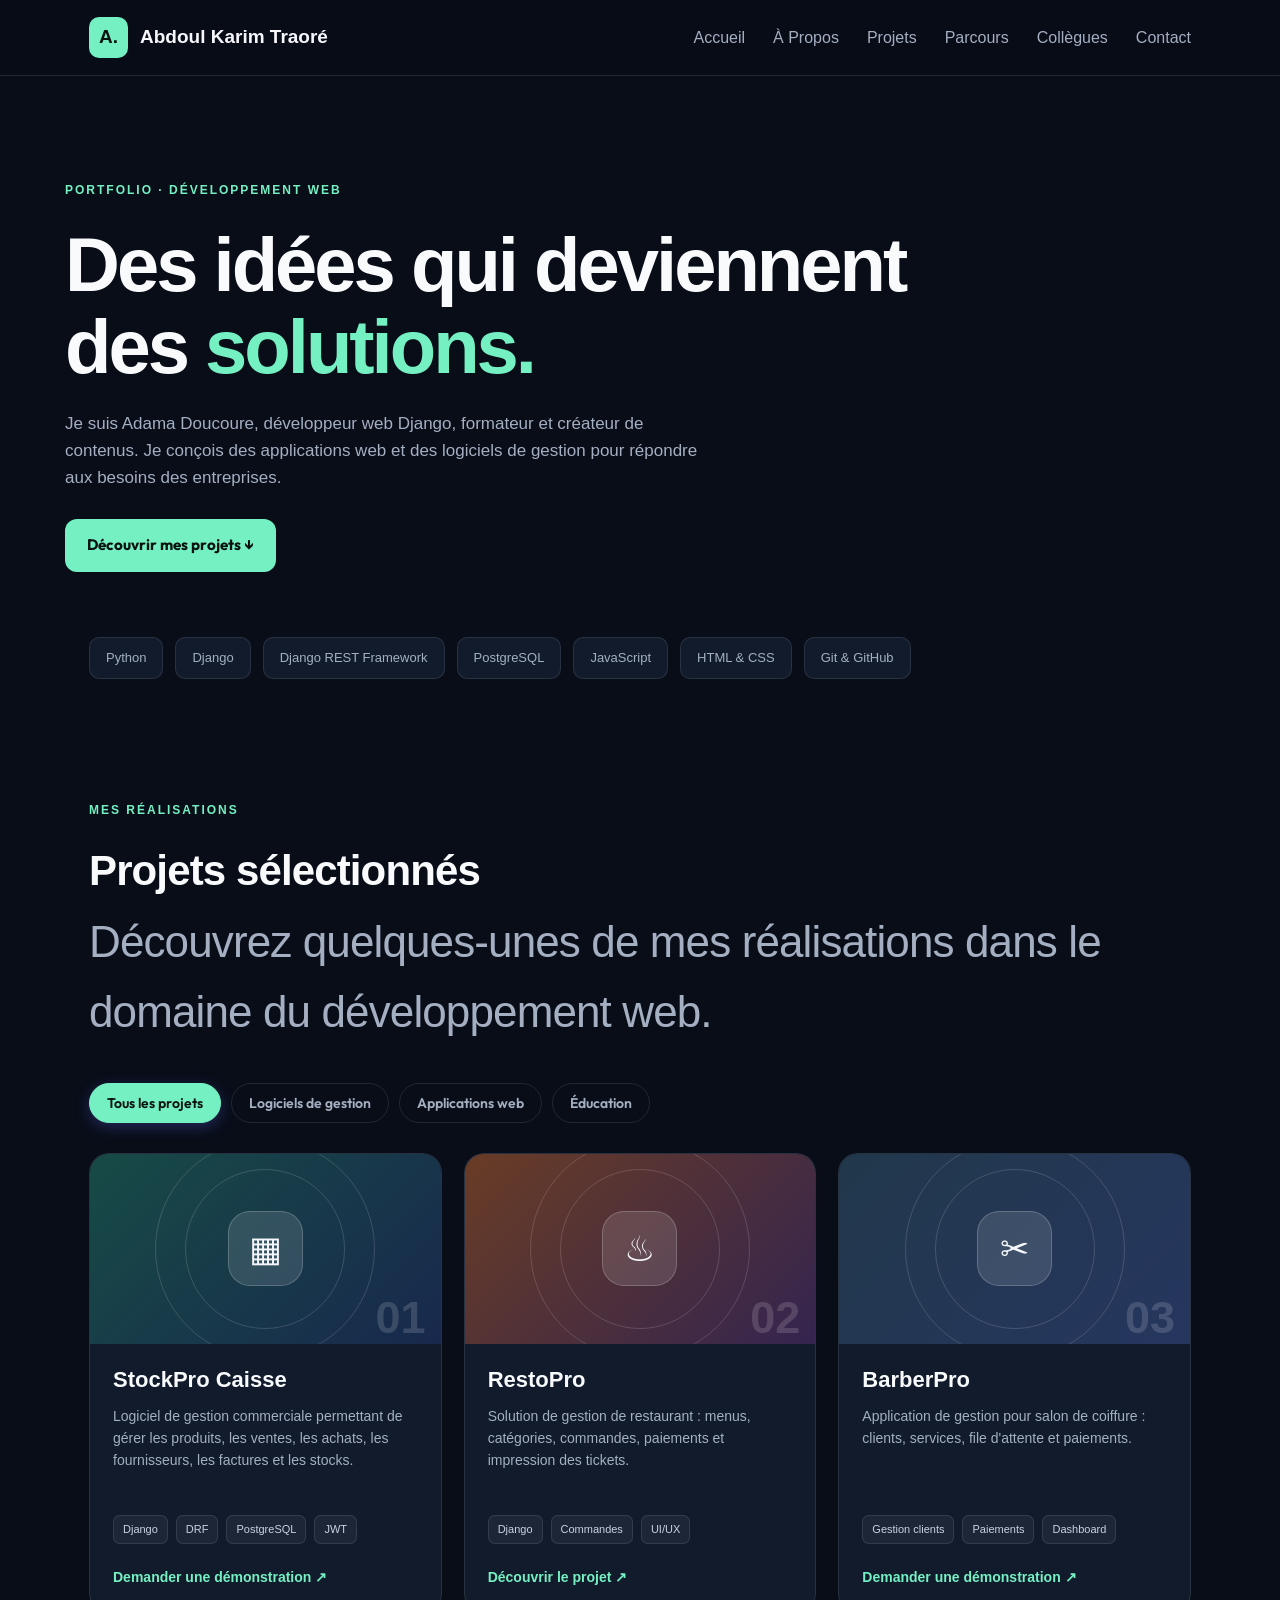
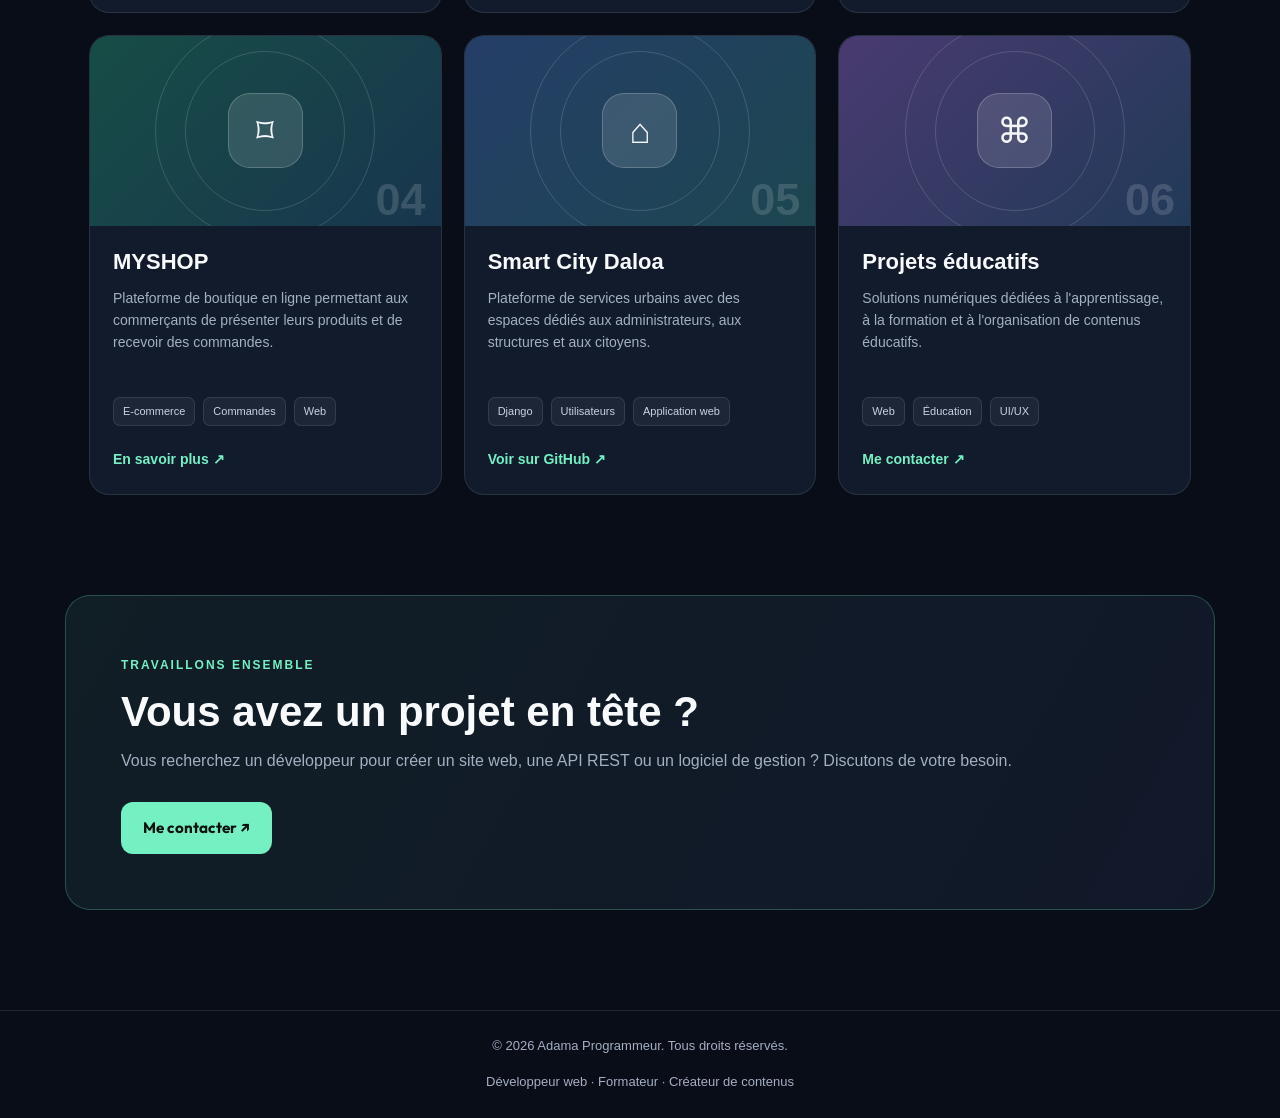
<file: projet.html>
<!DOCTYPE html>
<html lang="fr">

<head>
    <meta charset="UTF-8">
    <meta name="viewport" content="width=device-width, initial-scale=1.0">

    <title>Projets — Abdoul Karim Traoré | Portfolio</title>

    <link rel="stylesheet" href="css/style.css">
    <link rel="stylesheet" href="css/projet.css">

    <script src="js/script.js" defer></script>
    <script src="js/projet.js" defer></script>
</head>

<body>

    <!-- Navigation -->
    <header>
        <nav class="container navbar">

            <a href="index.html#accueil" class="logo">
                <span>A.</span> Abdoul Karim Traoré
            </a>

            <div class="nav-links">
                <a href="index.html">Accueil</a>
                <a href="a-propos.html">À Propos</a>
                <a href="projet.html">Projets</a>
                <a href="parcours.html">Parcours</a>
                <a href="collegues.html">Collègues</a>
                <a href="pagecontact.html">Contact</a>
            </div>

        </nav>
    </header>

    <!-- Présentation -->
    <section class="hero container" id="accueil">

        <span class="badge">Portfolio · Développement web</span>

        <h1>
            Des idées qui deviennent des
            <span>solutions.</span>
        </h1>

        <p>
            Je suis Adama Doucoure, développeur web Django,
            formateur et créateur de contenus.
            Je conçois des applications web et des logiciels
            de gestion pour répondre aux besoins des entreprises.
        </p>

        <a href="#projets" class="btn">
            Découvrir mes projets ↓
        </a>

    </section>

    <!-- Technologies -->
    <section class="container technologies">

        <span>Python</span>
        <span>Django</span>
        <span>Django REST Framework</span>
        <span>PostgreSQL</span>
        <span>JavaScript</span>
        <span>HTML & CSS</span>
        <span>Git & GitHub</span>

    </section>

    <!-- Projets -->
    <section class="container projects-section" id="projets">

        <div class="section-title">

            <span class="badge">Mes réalisations</span>

            <h2>Projets sélectionnés</h2>

            <p>
                Découvrez quelques-unes de mes réalisations
                dans le domaine du développement web.
            </p>

        </div>

        <!-- Filtres -->
        <div class="filters">

            <button class="filter-btn active" data-filter="all">
                Tous les projets
            </button>

            <button class="filter-btn" data-filter="gestion">
                Logiciels de gestion
            </button>

            <button class="filter-btn" data-filter="web">
                Applications web
            </button>

            <button class="filter-btn" data-filter="education">
                Éducation
            </button>

        </div>

        <!-- Cartes des projets -->
        <div class="projects-grid">

            <!-- StockPro -->
            <article class="project-card" data-category="gestion">

                <div class="project-image stock">
                    <span class="project-icon">▦</span>
                    <span class="project-number">01</span>
                </div>

                <div class="project-content">

                    <h3>StockPro Caisse</h3>

                    <p>
                        Logiciel de gestion commerciale permettant
                        de gérer les produits, les ventes, les achats,
                        les fournisseurs, les factures et les stocks.
                    </p>

                    <div class="tags">
                        <span>Django</span>
                        <span>DRF</span>
                        <span>PostgreSQL</span>
                        <span>JWT</span>
                    </div>

                    <a class="project-link"
                       href="mailto:adamaprogrammeur@gmail.com?subject=Demonstration%20StockPro">
                        Demander une démonstration ↗
                    </a>

                </div>

            </article>

            <!-- RestoPro -->
            <article class="project-card" data-category="gestion">

                <div class="project-image resto">
                    <span class="project-icon">♨</span>
                    <span class="project-number">02</span>
                </div>

                <div class="project-content">

                    <h3>RestoPro</h3>

                    <p>
                        Solution de gestion de restaurant :
                        menus, catégories, commandes, paiements
                        et impression des tickets.
                    </p>

                    <div class="tags">
                        <span>Django</span>
                        <span>Commandes</span>
                        <span>UI/UX</span>
                    </div>

                    <a class="project-link"
                       href="mailto:adamaprogrammeur@gmail.com?subject=Projet%20RestoPro">
                        Découvrir le projet ↗
                    </a>

                </div>

            </article>

            <!-- BarberPro -->
            <article class="project-card" data-category="gestion">

                <div class="project-image barber">
                    <span class="project-icon">✂</span>
                    <span class="project-number">03</span>
                </div>

                <div class="project-content">

                    <h3>BarberPro</h3>

                    <p>
                        Application de gestion pour salon de coiffure :
                        clients, services, file d'attente et paiements.
                    </p>

                    <div class="tags">
                        <span>Gestion clients</span>
                        <span>Paiements</span>
                        <span>Dashboard</span>
                    </div>

                    <a class="project-link"
                       href="mailto:adamaprogrammeur@gmail.com?subject=Demonstration%20BarberPro">
                        Demander une démonstration ↗
                    </a>

                </div>

            </article>

            <!-- MYSHOP -->
            <article class="project-card" data-category="web">

                <div class="project-image myshop">
                    <span class="project-icon">⌑</span>
                    <span class="project-number">04</span>
                </div>

                <div class="project-content">

                    <h3>MYSHOP</h3>

                    <p>
                        Plateforme de boutique en ligne permettant
                        aux commerçants de présenter leurs produits
                        et de recevoir des commandes.
                    </p>

                    <div class="tags">
                        <span>E-commerce</span>
                        <span>Commandes</span>
                        <span>Web</span>
                    </div>

                    <a class="project-link"
                       href="mailto:adamaprogrammeur@gmail.com?subject=Projet%20MYSHOP">
                        En savoir plus ↗
                    </a>

                </div>

            </article>

            <!-- Smart City -->
            <article class="project-card" data-category="web">

                <div class="project-image smartcity">
                    <span class="project-icon">⌂</span>
                    <span class="project-number">05</span>
                </div>

                <div class="project-content">

                    <h3>Smart City Daloa</h3>

                    <p>
                        Plateforme de services urbains avec des espaces
                        dédiés aux administrateurs, aux structures
                        et aux citoyens.
                    </p>

                    <div class="tags">
                        <span>Django</span>
                        <span>Utilisateurs</span>
                        <span>Application web</span>
                    </div>

                    <a class="project-link"
                       href="https://github.com/AdamaProgrammeur/Smart-City"
                       target="_blank"
                       rel="noopener noreferrer">
                        Voir sur GitHub ↗
                    </a>

                </div>

            </article>

            <!-- Éducation -->
            <article class="project-card" data-category="education">

                <div class="project-image education">
                    <span class="project-icon">⌘</span>
                    <span class="project-number">06</span>
                </div>

                <div class="project-content">

                    <h3>Projets éducatifs</h3>

                    <p>
                        Solutions numériques dédiées à l'apprentissage,
                        à la formation et à l'organisation
                        de contenus éducatifs.
                    </p>

                    <div class="tags">
                        <span>Web</span>
                        <span>Éducation</span>
                        <span>UI/UX</span>
                    </div>

                    <a class="project-link"
                       href="mailto:adamaprogrammeur@gmail.com?subject=Projets%20educatifs">
                        Me contacter ↗
                    </a>

                </div>

            </article>

        </div>

        <p id="empty-message">
            Aucun projet dans cette catégorie.
        </p>

    </section>

    <!-- Contact -->
    <section class="container contact-section" id="contact">

        <span class="badge">Travaillons ensemble</span>

        <h2>Vous avez un projet en tête ?</h2>

        <p>
            Vous recherchez un développeur pour créer un site web,
            une API REST ou un logiciel de gestion ?
            Discutons de votre besoin.
        </p>

        <a href="mailto:adamaprogrammeur@gmail.com" class="btn">
            Me contacter ↗
        </a>

    </section>

    <!-- Pied de page -->
    <footer>
        <div class="container footer-content">

            <p>
                © <span id="year"></span> Adama Programmeur.
                Tous droits réservés.
            </p>

            <p>
                Développeur web · Formateur · Créateur de contenus
            </p>

        </div>
    </footer>

</body>
</html>
</file>
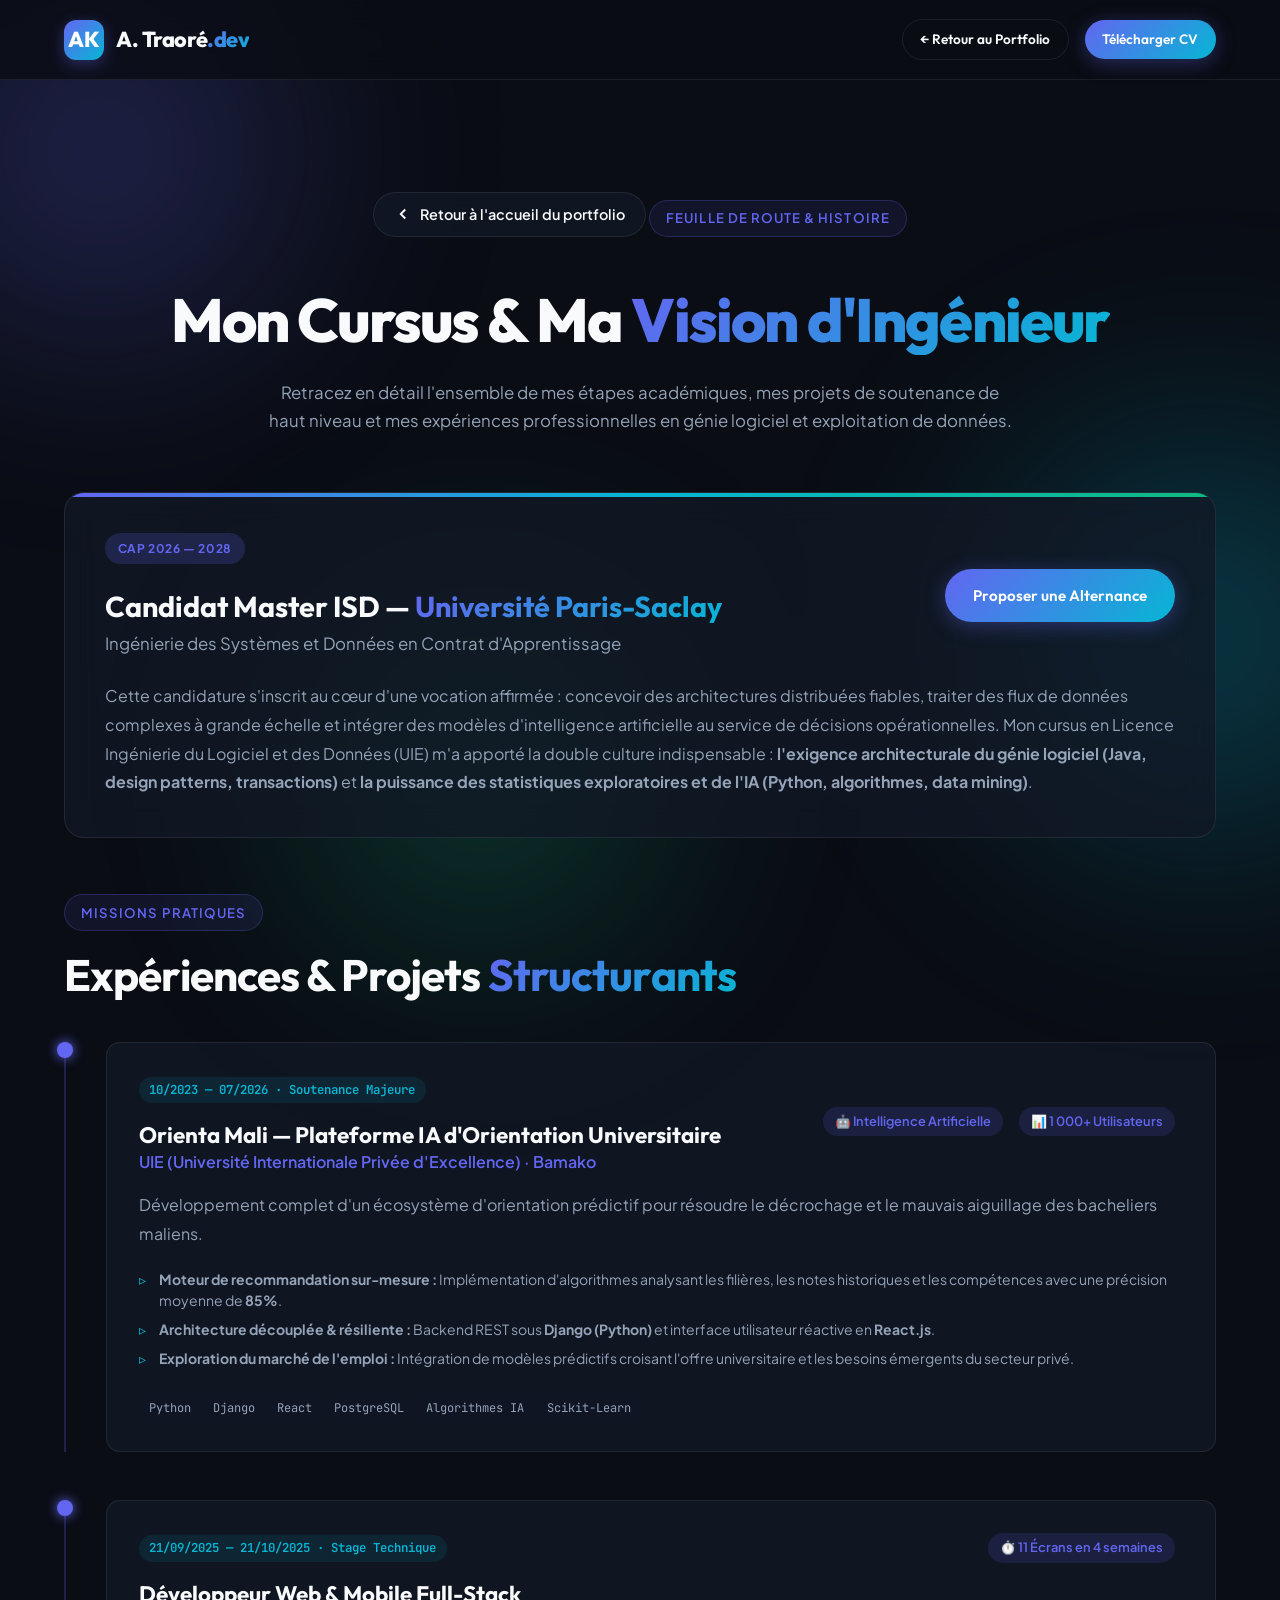
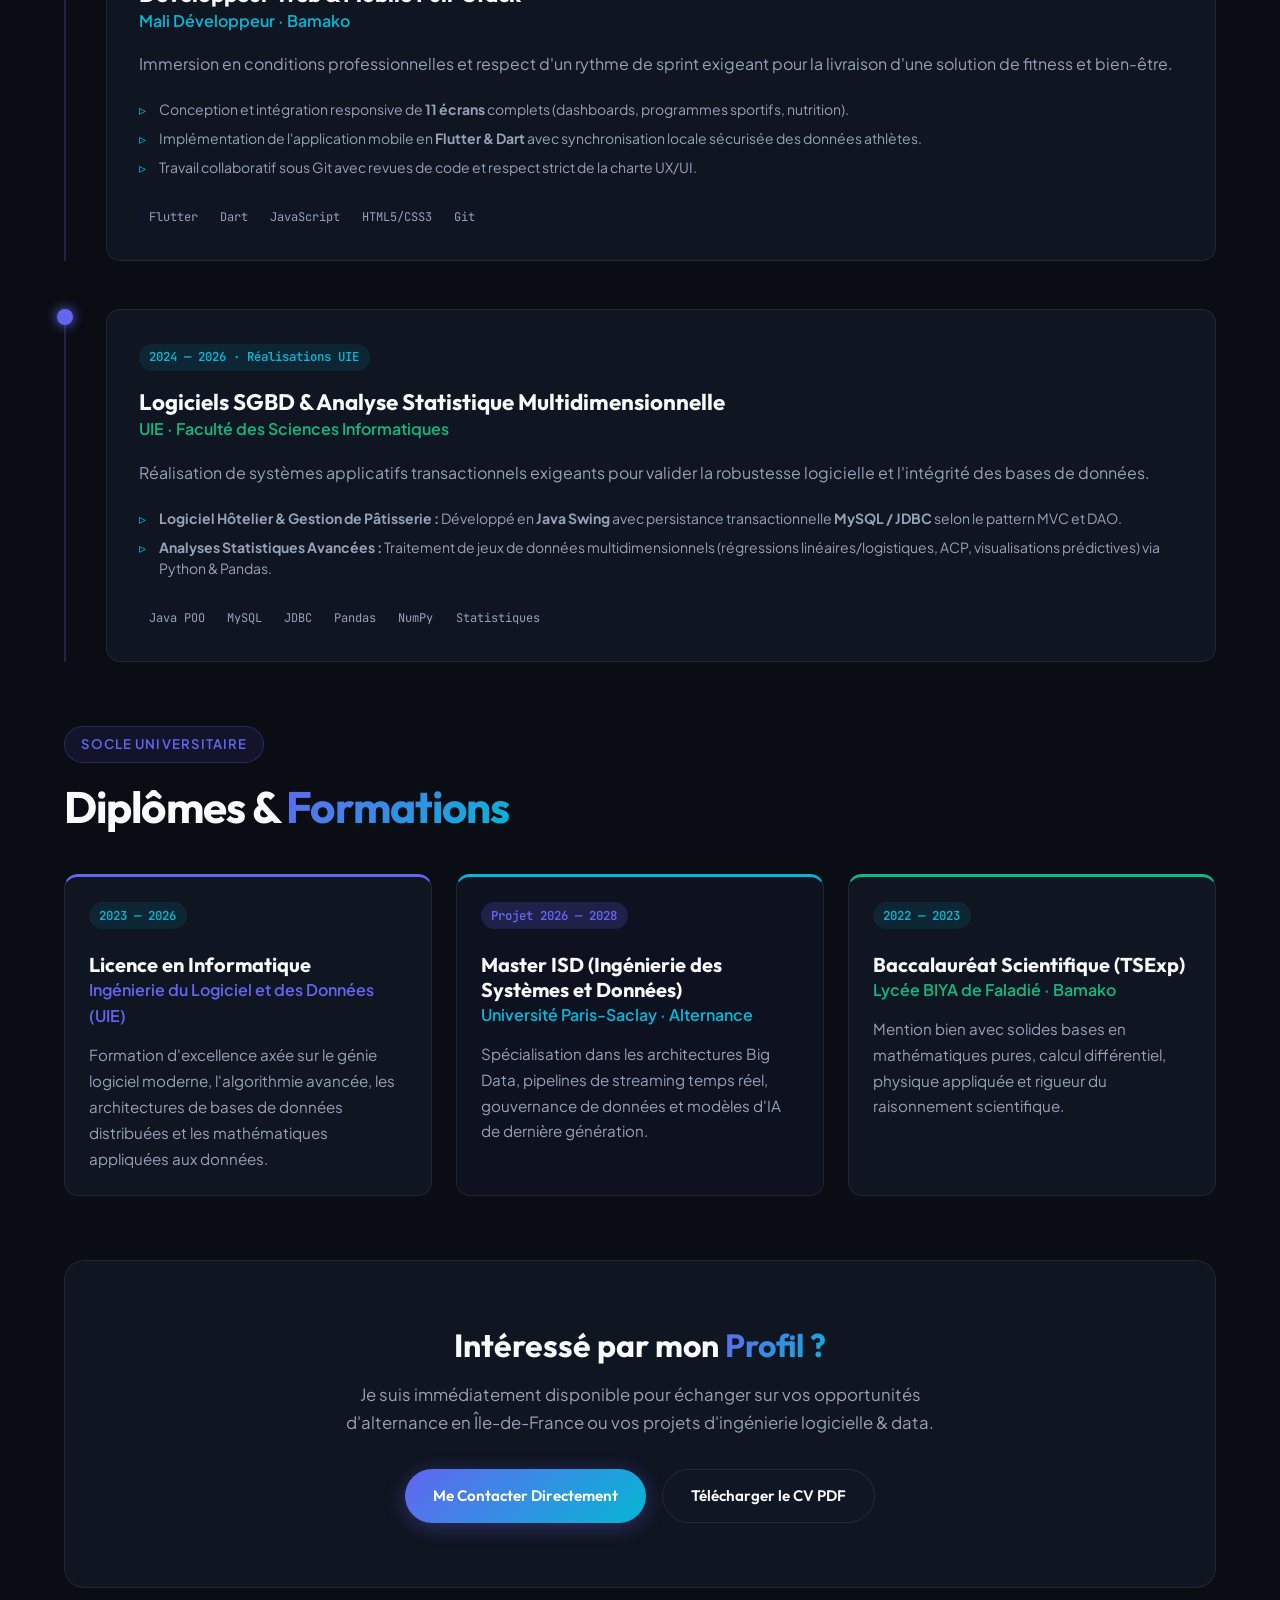
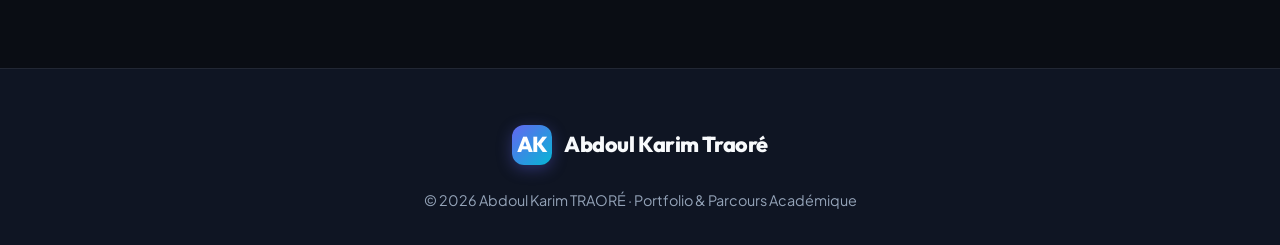
<file: assets/parcours.html>
<!DOCTYPE html>
<html lang="fr" data-theme="dark">
<head>
  <meta charset="UTF-8">
  <meta name="viewport" content="width=device-width, initial-scale=1.0">
  <title>Parcours Détaillé — Abdoul Karim Traoré | Expériences & Formation</title>
  <meta name="description" content="Découvrez le parcours académique et professionnel complet d'Abdoul Karim Traoré : cursus universitaire L3 UIE, candidature Master ISD Paris-Saclay, réalisations techniques et vision d'ingénieur.">

  <!-- Favicon SVG -->
  <link rel="icon" type="image/svg+xml" href="data:image/svg+xml,<svg xmlns='http://www.w3.org/2000/svg' viewBox='0 0 100 100'><rect width='100' height='100' rx='25' fill='%236366f1'/><text x='50%' y='55%' dominant-baseline='middle' text-anchor='middle' font-family='sans-serif' font-weight='800' font-size='48' fill='white'>AK</text></svg>">

  <!-- Google Fonts -->
  <link rel="preconnect" href="https://fonts.googleapis.com">
  <link rel="preconnect" href="https://fonts.gstatic.com" crossorigin>
  <link href="https://fonts.googleapis.com/css2?family=Outfit:wght@400;500;600;700;800&family=Plus+Jakarta+Sans:wght@300;400;500;600;700&family=JetBrains+Mono:wght@400;500;600&display=swap" rel="stylesheet">

  <!-- Feuille de style principale -->
  <link rel="stylesheet" href="../style.css">

  <style>
    /* Styles spécifiques pour la page Parcours Détaillé */
    .parcours-header-hero {
      padding: 7rem 0 3.5rem;
      position: relative;
      text-align: center;
    }
    .back-home-btn {
      display: inline-flex;
      align-items: center;
      gap: 0.5rem;
      padding: 0.6rem 1.25rem;
      border-radius: var(--radius-full);
      background: var(--bg-card);
      border: 1px solid var(--bg-card-border);
      color: var(--text-primary);
      text-decoration: none;
      font-weight: 600;
      font-size: 0.9rem;
      margin-bottom: 2rem;
      transition: all var(--transition-fast);
      backdrop-filter: blur(12px);
    }
    .back-home-btn:hover {
      transform: translateX(-4px);
      border-color: var(--accent-primary);
      color: var(--accent-primary);
    }
    .parcours-lead-card {
      background: var(--bg-card);
      border: 1px solid var(--bg-card-border);
      border-radius: var(--radius-lg);
      padding: 2.5rem;
      margin-bottom: 3.5rem;
      position: relative;
      overflow: hidden;
      backdrop-filter: blur(16px);
      box-shadow: var(--shadow-card);
    }
    .parcours-lead-card::before {
      content: '';
      position: absolute;
      top: 0;
      left: 0;
      right: 0;
      height: 4px;
      background: linear-gradient(90deg, var(--accent-primary), var(--accent-secondary), var(--accent-tertiary));
    }
    .deep-timeline-item {
      position: relative;
      padding-left: 2.5rem;
      margin-bottom: 3rem;
      border-left: 2px solid rgba(99, 102, 241, 0.25);
    }
    .deep-timeline-item::before {
      content: '';
      position: absolute;
      left: -9px;
      top: 0;
      width: 16px;
      height: 16px;
      border-radius: 50%;
      background: var(--accent-primary);
      box-shadow: 0 0 12px var(--accent-primary);
    }
    .deep-card {
      background: var(--bg-card);
      border: 1px solid var(--bg-card-border);
      border-radius: var(--radius-md);
      padding: 2rem;
      transition: all var(--transition-normal);
    }
    .deep-card:hover {
      transform: translateY(-4px);
      border-color: rgba(99, 102, 241, 0.4);
      box-shadow: var(--shadow-hover);
    }
    .tag-bubble {
      display: inline-block;
      padding: 0.25rem 0.75rem;
      border-radius: var(--radius-full);
      font-size: 0.8rem;
      font-weight: 600;
      background: rgba(99, 102, 241, 0.15);
      color: var(--accent-primary);
      margin-right: 0.5rem;
      margin-bottom: 0.5rem;
    }
    .competence-matrix-grid {
      display: grid;
      grid-template-columns: repeat(auto-fit, minmax(280px, 1fr));
      gap: 1.5rem;
      margin-top: 2rem;
    }
    .competence-box {
      background: var(--bg-card);
      border: 1px solid var(--bg-card-border);
      border-radius: var(--radius-md);
      padding: 1.5rem;
    }
  </style>
</head>
<body>

  <!-- Ambient Glowing Background Orbs -->
  <div class="bg-glow-orb bg-orb-1" aria-hidden="true"></div>
  <div class="bg-glow-orb bg-orb-2" aria-hidden="true"></div>
  <div class="bg-glow-orb bg-orb-3" aria-hidden="true"></div>

  <!-- Header / Navigation -->
  <header class="site-header">
    <div class="container">
      <a href="../index.html" class="logo-brand" aria-label="Accueil Abdoul Karim Traoré">
        <div class="logo-badge">AK</div>
        <span>A. Traoré<span class="text-gradient">.dev</span></span>
      </a>

      <div class="nav-actions">
        <a href="../index.html#parcours" class="btn btn-outline btn-sm">
          <span>← Retour au Portfolio</span>
        </a>
        <a href="cv.pdf" download="CV_Abdoul_Karim_Traore.pdf" class="btn btn-primary btn-sm">
          <span>Télécharger CV</span>
        </a>
      </div>
    </div>
  </header>

  <!-- Hero Header Section -->
  <main class="container">
    <section class="parcours-header-hero">
      <a href="../index.html#parcours" class="back-home-btn">
        <svg width="18" height="18" viewBox="0 0 24 24" fill="none" stroke="currentColor" stroke-width="2.5"><polyline points="15 18 9 12 15 6"></polyline></svg>
        <span>Retour à l'accueil du portfolio</span>
      </a>

      <div class="section-badge">Feuille de Route & Histoire</div>
      <h1 class="hero-title" style="margin-top: 1rem;">
        Mon Cursus & Ma <span class="text-gradient">Vision d'Ingénieur</span>
      </h1>
      <p class="hero-description" style="max-width: 750px; margin: 1.5rem auto 0;">
        Retracez en détail l'ensemble de mes étapes académiques, mes projets de soutenance de haut niveau et mes expériences professionnelles en génie logiciel et exploitation de données.
      </p>
    </section>

    <!-- Master ISD Banner Focus -->
    <div class="parcours-lead-card">
      <div style="display: flex; flex-wrap: wrap; justify-content: space-between; align-items: center; gap: 1.5rem; margin-bottom: 1.5rem;">
        <div>
          <span class="callout-badge" style="background: rgba(99, 102, 241, 0.2); color: var(--accent-primary);">Cap 2026 — 2028</span>
          <h2 style="font-size: 1.8rem; margin-top: 0.5rem; font-family: var(--font-heading);">
            Candidat Master ISD — <span class="text-gradient">Université Paris-Saclay</span>
          </h2>
          <p style="color: var(--text-secondary); margin-top: 0.4rem; font-size: 1.05rem;">
            Ingénierie des Systèmes et Données en Contrat d'Apprentissage
          </p>
        </div>
        <a href="../index.html#contact" class="btn btn-primary">
          <span>Proposer une Alternance</span>
        </a>
      </div>
      <p style="color: var(--text-secondary); line-height: 1.8;">
        Cette candidature s'inscrit au cœur d'une vocation affirmée : concevoir des architectures distribuées fiables, traiter des flux de données complexes à grande échelle et intégrer des modèles d'intelligence artificielle au service de décisions opérationnelles. Mon cursus en Licence Ingénierie du Logiciel et des Données (UIE) m'a apporté la double culture indispensable : <strong>l'exigence architecturale du génie logiciel (Java, design patterns, transactions)</strong> et <strong>la puissance des statistiques exploratoires et de l'IA (Python, algorithmes, data mining)</strong>.
      </p>
    </div>

    <!-- Section 1 : Expériences & Projets Marqueurs -->
    <div style="margin-bottom: 4rem;">
      <div class="section-header" style="text-align: left; margin-bottom: 2.5rem;">
        <div class="section-badge">Missions Pratiques</div>
        <h2 class="section-title">Expériences & Projets <span class="text-gradient">Structurants</span></h2>
      </div>

      <!-- Item 1: Orienta Mali -->
      <div class="deep-timeline-item">
        <div class="deep-card">
          <div style="display: flex; justify-content: space-between; flex-wrap: wrap; gap: 1rem; margin-bottom: 1rem;">
            <div>
              <span class="timeline-date-badge">10/2023 — 07/2026 · Soutenance Majeure</span>
              <h3 style="font-size: 1.4rem; font-family: var(--font-heading); margin-top: 0.5rem;">
                Orienta Mali — Plateforme IA d'Orientation Universitaire
              </h3>
              <p style="color: var(--accent-primary); font-weight: 600;">UIE (Université Internationale Privée d'Excellence) · Bamako</p>
            </div>
            <div style="display: flex; align-items: center; gap: 0.5rem;">
              <span class="tag-bubble">🤖 Intelligence Artificielle</span>
              <span class="tag-bubble">📊 1 000+ Utilisateurs</span>
            </div>
          </div>
          <p style="color: var(--text-secondary); line-height: 1.8; margin-bottom: 1.25rem;">
            Développement complet d'un écosystème d'orientation prédictif pour résoudre le décrochage et le mauvais aiguillage des bacheliers maliens.
          </p>
          <ul class="timeline-bullets" style="margin-bottom: 1.5rem;">
            <li><strong>Moteur de recommandation sur-mesure :</strong> Implémentation d'algorithmes analysant les filières, les notes historiques et les compétences avec une précision moyenne de <strong>85%</strong>.</li>
            <li><strong>Architecture découplée & résiliente :</strong> Backend REST sous <strong>Django (Python)</strong> et interface utilisateur réactive en <strong>React.js</strong>.</li>
            <li><strong>Exploration du marché de l'emploi :</strong> Intégration de modèles prédictifs croisant l'offre universitaire et les besoins émergents du secteur privé.</li>
          </ul>
          <div>
            <span class="tech-tag-sm">Python</span>
            <span class="tech-tag-sm">Django</span>
            <span class="tech-tag-sm">React</span>
            <span class="tech-tag-sm">PostgreSQL</span>
            <span class="tech-tag-sm">Algorithmes IA</span>
            <span class="tech-tag-sm">Scikit-Learn</span>
          </div>
        </div>
      </div>

      <!-- Item 2: Stage Mali Développeur -->
      <div class="deep-timeline-item">
        <div class="deep-card">
          <div style="display: flex; justify-content: space-between; flex-wrap: wrap; gap: 1rem; margin-bottom: 1rem;">
            <div>
              <span class="timeline-date-badge">21/09/2025 — 21/10/2025 · Stage Technique</span>
              <h3 style="font-size: 1.4rem; font-family: var(--font-heading); margin-top: 0.5rem;">
                Développeur Web & Mobile Full-Stack
              </h3>
              <p style="color: var(--accent-secondary); font-weight: 600;">Mali Développeur · Bamako</p>
            </div>
            <div>
              <span class="tag-bubble">⏱️ 11 Écrans en 4 semaines</span>
            </div>
          </div>
          <p style="color: var(--text-secondary); line-height: 1.8; margin-bottom: 1.25rem;">
            Immersion en conditions professionnelles et respect d'un rythme de sprint exigeant pour la livraison d'une solution de fitness et bien-être.
          </p>
          <ul class="timeline-bullets" style="margin-bottom: 1.5rem;">
            <li>Conception et intégration responsive de <strong>11 écrans</strong> complets (dashboards, programmes sportifs, nutrition).</li>
            <li>Implémentation de l'application mobile en <strong>Flutter & Dart</strong> avec synchronisation locale sécurisée des données athlètes.</li>
            <li>Travail collaboratif sous Git avec revues de code et respect strict de la charte UX/UI.</li>
          </ul>
          <div>
            <span class="tech-tag-sm">Flutter</span>
            <span class="tech-tag-sm">Dart</span>
            <span class="tech-tag-sm">JavaScript</span>
            <span class="tech-tag-sm">HTML5/CSS3</span>
            <span class="tech-tag-sm">Git</span>
          </div>
        </div>
      </div>

      <!-- Item 3: Systèmes de Gestion & Data Académiques -->
      <div class="deep-timeline-item">
        <div class="deep-card">
          <div style="display: flex; justify-content: space-between; flex-wrap: wrap; gap: 1rem; margin-bottom: 1rem;">
            <div>
              <span class="timeline-date-badge">2024 — 2026 · Réalisations UIE</span>
              <h3 style="font-size: 1.4rem; font-family: var(--font-heading); margin-top: 0.5rem;">
                Logiciels SGBD & Analyse Statistique Multidimensionnelle
              </h3>
              <p style="color: var(--accent-tertiary); font-weight: 600;">UIE · Faculté des Sciences Informatiques</p>
            </div>
          </div>
          <p style="color: var(--text-secondary); line-height: 1.8; margin-bottom: 1.25rem;">
            Réalisation de systèmes applicatifs transactionnels exigeants pour valider la robustesse logicielle et l'intégrité des bases de données.
          </p>
          <ul class="timeline-bullets" style="margin-bottom: 1.5rem;">
            <li><strong>Logiciel Hôtelier & Gestion de Pâtisserie :</strong> Développé en <strong>Java Swing</strong> avec persistance transactionnelle <strong>MySQL / JDBC</strong> selon le pattern MVC et DAO.</li>
            <li><strong>Analyses Statistiques Avancées :</strong> Traitement de jeux de données multidimensionnels (régressions linéaires/logistiques, ACP, visualisations prédictives) via Python & Pandas.</li>
          </ul>
          <div>
            <span class="tech-tag-sm">Java POO</span>
            <span class="tech-tag-sm">MySQL</span>
            <span class="tech-tag-sm">JDBC</span>
            <span class="tech-tag-sm">Pandas</span>
            <span class="tech-tag-sm">NumPy</span>
            <span class="tech-tag-sm">Statistiques</span>
          </div>
        </div>
      </div>
    </div>

    <!-- Section 2 : Formation Académique Complète -->
    <div style="margin-bottom: 4rem;">
      <div class="section-header" style="text-align: left; margin-bottom: 2.5rem;">
        <div class="section-badge">Socle Universitaire</div>
        <h2 class="section-title">Diplômes & <span class="text-gradient">Formations</span></h2>
      </div>

      <div class="competence-matrix-grid">
        <!-- Licence UIE -->
        <div class="competence-box" style="border-top: 3px solid var(--accent-primary);">
          <span class="timeline-date-badge">2023 — 2026</span>
          <h3 style="font-size: 1.25rem; margin-top: 0.8rem; font-family: var(--font-heading);">
            Licence en Informatique
          </h3>
          <p style="font-weight: 600; color: var(--accent-primary); margin-bottom: 0.8rem;">
            Ingénierie du Logiciel et des Données (UIE)
          </p>
          <p style="color: var(--text-secondary); font-size: 0.95rem; line-height: 1.7;">
            Formation d'excellence axée sur le génie logiciel moderne, l'algorithmie avancée, les architectures de bases de données distribuées et les mathématiques appliquées aux données.
          </p>
        </div>

        <!-- Master ISD Paris-Saclay -->
        <div class="competence-box" style="border-top: 3px solid var(--accent-secondary); background: rgba(99, 102, 241, 0.05);">
          <span class="timeline-date-badge" style="background: rgba(99, 102, 241, 0.2); color: var(--accent-primary);">Projet 2026 — 2028</span>
          <h3 style="font-size: 1.25rem; margin-top: 0.8rem; font-family: var(--font-heading);">
            Master ISD (Ingénierie des Systèmes et Données)
          </h3>
          <p style="font-weight: 600; color: var(--accent-secondary); margin-bottom: 0.8rem;">
            Université Paris-Saclay · Alternance
          </p>
          <p style="color: var(--text-secondary); font-size: 0.95rem; line-height: 1.7;">
            Spécialisation dans les architectures Big Data, pipelines de streaming temps réel, gouvernance de données et modèles d'IA de dernière génération.
          </p>
        </div>

        <!-- Baccalauréat Scientifique -->
        <div class="competence-box" style="border-top: 3px solid var(--accent-tertiary);">
          <span class="timeline-date-badge">2022 — 2023</span>
          <h3 style="font-size: 1.25rem; margin-top: 0.8rem; font-family: var(--font-heading);">
            Baccalauréat Scientifique (TSExp)
          </h3>
          <p style="font-weight: 600; color: var(--accent-tertiary); margin-bottom: 0.8rem;">
            Lycée BIYA de Faladié · Bamako
          </p>
          <p style="color: var(--text-secondary); font-size: 0.95rem; line-height: 1.7;">
            Mention bien avec solides bases en mathématiques pures, calcul différentiel, physique appliquée et rigueur du raisonnement scientifique.
          </p>
        </div>
      </div>
    </div>

    <!-- Call to Action Footer -->
    <div style="text-align: center; padding: 4rem 2rem; background: var(--bg-card); border: 1px solid var(--bg-card-border); border-radius: var(--radius-lg); margin-bottom: 5rem;">
      <h2 style="font-size: 2rem; font-family: var(--font-heading); margin-bottom: 1rem;">
        Intéressé par mon <span class="text-gradient">Profil ?</span>
      </h2>
      <p style="color: var(--text-secondary); max-width: 600px; margin: 0 auto 2rem; font-size: 1.05rem;">
        Je suis immédiatement disponible pour échanger sur vos opportunités d'alternance en Île-de-France ou vos projets d'ingénierie logicielle & data.
      </p>
      <div style="display: flex; justify-content: center; gap: 1rem; flex-wrap: wrap;">
        <a href="../index.html#contact" class="btn btn-primary">
          <span>Me Contacter Directement</span>
        </a>
        <a href="cv.pdf" download="CV_Abdoul_Karim_Traore.pdf" class="btn btn-secondary">
          <span>Télécharger le CV PDF</span>
        </a>
      </div>
    </div>
  </main>

  <!-- Footer -->
  <footer class="site-footer">
    <div class="container footer-content">
      <div class="logo-brand">
        <div class="logo-badge">AK</div>
        <span>Abdoul Karim Traoré</span>
      </div>
      <p style="color: var(--text-secondary); font-size: 0.9rem;">
        © 2026 Abdoul Karim TRAORÉ · Portfolio & Parcours Académique
      </p>
    </div>
  </footer>

</body>
</html>
</file>
<file: css/style.css>
/* ==========================================================================
   PORTFOLIO - ABDOUL KARIM TRAORÉ
   Ingénierie Logicielle & Données | Candidat Master ISD Paris-Saclay
   Styles & Design System Modern Glassmorphism
   ========================================================================== */

@import url('https://fonts.googleapis.com/css2?family=Outfit:wght@400;500;600;700;800&family=Plus+Jakarta+Sans:wght@300;400;500;600;700&family=JetBrains+Mono:wght@400;500;600&display=swap');

/* --- Variables & Thème --- */
:root {
  /* Mode Sombre (Par défaut) */
  --bg-primary: #0a0d14;
  --bg-secondary: #0f1523;
  --bg-card: rgba(18, 24, 38, 0.75);
  --bg-card-hover: rgba(26, 35, 54, 0.9);
  --bg-card-border: rgba(255, 255, 255, 0.08);
  --bg-card-border-hover: rgba(99, 102, 241, 0.4);

  --text-primary: #f8fafc;
  --text-secondary: #94a3b8;
  --text-muted: #64748b;

  --accent-primary: #6366f1;       /* Indigo vibrant */
  --accent-secondary: #06b6d4;     /* Cyan électrique */
  --accent-tertiary: #10b981;      /* Émeraude */
  --accent-warm: #f59e0b;          /* Ambre */
  
  --gradient-primary: linear-gradient(135deg, #6366f1 0%, #06b6d4 100%);
  --gradient-accent: linear-gradient(135deg, #06b6d4 0%, #10b981 100%);
  --gradient-glow: radial-gradient(circle at 50% 50%, rgba(99, 102, 241, 0.15) 0%, transparent 70%);
  --gradient-card: linear-gradient(145deg, rgba(255,255,255,0.04) 0%, rgba(255,255,255,0.01) 100%);

  --shadow-sm: 0 4px 6px -1px rgba(0, 0, 0, 0.3);
  --shadow-md: 0 10px 25px -3px rgba(0, 0, 0, 0.4);
  --shadow-lg: 0 20px 40px -5px rgba(0, 0, 0, 0.6);
  --shadow-glow: 0 0 35px -5px rgba(99, 102, 241, 0.3);

  --radius-sm: 8px;
  --radius-md: 14px;
  --radius-lg: 20px;
  --radius-full: 9999px;

  --font-heading: 'Outfit', sans-serif;
  --font-body: 'Plus Jakarta Sans', sans-serif;
  --font-mono: 'JetBrains Mono', monospace;

  --nav-height: 80px;
  --transition-fast: 0.2s cubic-bezier(0.16, 1, 0.3, 1);
  --transition-normal: 0.3s cubic-bezier(0.16, 1, 0.3, 1);
  --transition-slow: 0.6s cubic-bezier(0.16, 1, 0.3, 1);
}

/* Mode Clair */
[data-theme="light"] {
  --bg-primary: #f8fafc;
  --bg-secondary: #eef2f6;
  --bg-card: rgba(255, 255, 255, 0.85);
  --bg-card-hover: rgba(255, 255, 255, 0.98);
  --bg-card-border: rgba(0, 0, 0, 0.08);
  --bg-card-border-hover: rgba(99, 102, 241, 0.5);

  --text-primary: #0f172a;
  --text-secondary: #475569;
  --text-muted: #64748b;

  --shadow-sm: 0 2px 4px rgba(0, 0, 0, 0.05);
  --shadow-md: 0 8px 20px rgba(0, 0, 0, 0.08);
  --shadow-lg: 0 15px 35px rgba(0, 0, 0, 0.12);
  --shadow-glow: 0 0 25px rgba(99, 102, 241, 0.2);

  --gradient-glow: radial-gradient(circle at 50% 50%, rgba(99, 102, 241, 0.08) 0%, transparent 70%);
  --gradient-card: linear-gradient(145deg, rgba(255,255,255,0.9) 0%, rgba(240,244,248,0.7) 100%);
}

/* --- Base & Reset --- */
*, *::before, *::after {
  box-sizing: border-box;
  margin: 0;
  padding: 0;
}

html {
  scroll-behavior: smooth;
  font-size: 16px;
}

body {
  font-family: var(--font-body);
  background-color: var(--bg-primary);
  color: var(--text-primary);
  line-height: 1.65;
  overflow-x: hidden;
  position: relative;
  transition: background-color var(--transition-normal), color var(--transition-normal);
  -webkit-font-smoothing: antialiased;
}

/* Background Atmosphere Elements */
.bg-glow-orb {
  position: fixed;
  border-radius: 50%;
  filter: blur(120px);
  pointer-events: none;
  z-index: 0;
  opacity: 0.45;
  transition: opacity var(--transition-normal);
}

.bg-orb-1 {
  width: 500px;
  height: 500px;
  background: radial-gradient(circle, #6366f1 0%, transparent 70%);
  top: -100px;
  left: -150px;
}

.bg-orb-2 {
  width: 550px;
  height: 550px;
  background: radial-gradient(circle, #06b6d4 0%, transparent 70%);
  top: 40%;
  right: -200px;
}

.bg-orb-3 {
  width: 450px;
  height: 450px;
  background: radial-gradient(circle, #10b981 0%, transparent 70%);
  bottom: -100px;
  left: 20%;
}

.container {
  width: 100%;
  max-width: 1200px;
  margin: 0 auto;
  padding: 0 1.5rem;
  position: relative;
  z-index: 1;
}

a {
  color: inherit;
  text-decoration: none;
  transition: all var(--transition-fast);
}

ul {
  list-style: none;
}

img {
  max-width: 100%;
  height: auto;
  display: block;
}

/* --- Typographie --- */
h1, h2, h3, h4, h5, h6 {
  font-family: var(--font-heading);
  font-weight: 700;
  color: var(--text-primary);
  line-height: 1.25;
}

.text-gradient {
  background: var(--gradient-primary);
  -webkit-background-clip: text;
  -webkit-text-fill-color: transparent;
  display: inline-block;
}

.text-gradient-cyan {
  background: var(--gradient-accent);
  -webkit-background-clip: text;
  -webkit-text-fill-color: transparent;
  display: inline-block;
}

.section-badge {
  display: inline-flex;
  align-items: center;
  gap: 0.5rem;
  padding: 0.4rem 1rem;
  background: rgba(99, 102, 241, 0.1);
  border: 1px solid rgba(99, 102, 241, 0.25);
  border-radius: var(--radius-full);
  color: var(--accent-primary);
  font-size: 0.825rem;
  font-weight: 600;
  text-transform: uppercase;
  letter-spacing: 0.08em;
  margin-bottom: 1rem;
}

[data-theme="light"] .section-badge {
  background: rgba(99, 102, 241, 0.08);
  border-color: rgba(99, 102, 241, 0.3);
}

.section-title {
  font-size: clamp(2rem, 3.5vw, 2.75rem);
  margin-bottom: 1rem;
  letter-spacing: -0.02em;
}

.section-subtitle {
  color: var(--text-secondary);
  font-size: 1.05rem;
  max-width: 680px;
  margin: 0 auto 3.5rem auto;
}

.section-header {
  text-align: center;
  margin-bottom: 3.5rem;
}

/* --- Boutons --- */
.btn {
  display: inline-flex;
  align-items: center;
  justify-content: center;
  gap: 0.6rem;
  padding: 0.85rem 1.75rem;
  border-radius: var(--radius-full);
  font-family: var(--font-heading);
  font-weight: 600;
  font-size: 0.95rem;
  cursor: pointer;
  transition: all var(--transition-fast);
  border: none;
  outline: none;
  text-align: center;
}

.btn-primary {
  background: var(--gradient-primary);
  color: #ffffff;
  box-shadow: 0 4px 20px rgba(99, 102, 241, 0.35);
}

.btn-primary:hover {
  transform: translateY(-2px);
  box-shadow: 0 8px 30px rgba(99, 102, 241, 0.5);
}

.btn-secondary {
  background: var(--bg-card);
  color: var(--text-primary);
  border: 1px solid var(--bg-card-border);
  backdrop-filter: blur(10px);
}

.btn-secondary:hover {
  background: var(--bg-card-hover);
  border-color: var(--accent-primary);
  transform: translateY(-2px);
  color: var(--accent-primary);
}

.btn-outline {
  background: transparent;
  color: var(--text-primary);
  border: 1px solid var(--bg-card-border);
}

.btn-outline:hover {
  border-color: var(--accent-secondary);
  color: var(--accent-secondary);
  background: rgba(6, 182, 212, 0.08);
  transform: translateY(-2px);
}

.btn-sm {
  padding: 0.5rem 1.1rem;
  font-size: 0.85rem;
}

/* --- Navigation Header --- */
.site-header {
  position: sticky;
  top: 0;
  left: 0;
  width: 100%;
  height: var(--nav-height);
  z-index: 100;
  background: rgba(10, 13, 20, 0.8);
  backdrop-filter: blur(16px);
  -webkit-backdrop-filter: blur(16px);
  border-bottom: 1px solid var(--bg-card-border);
  transition: all var(--transition-normal);
}

[data-theme="light"] .site-header {
  background: rgba(248, 250, 252, 0.85);
}

.site-header .container {
  height: 100%;
  display: flex;
  align-items: center;
  justify-content: space-between;
}

.logo-brand {
  display: flex;
  align-items: center;
  gap: 0.75rem;
  font-family: var(--font-heading);
  font-weight: 800;
  font-size: 1.35rem;
  letter-spacing: -0.02em;
}

.logo-badge {
  width: 40px;
  height: 40px;
  background: var(--gradient-primary);
  border-radius: 12px;
  display: flex;
  align-items: center;
  justify-content: center;
  color: #fff;
  font-weight: 800;
  box-shadow: 0 4px 15px rgba(99, 102, 241, 0.35);
}

.nav-menu {
  display: flex;
  align-items: center;
  gap: 2rem;
}

.nav-link {
  font-size: 0.925rem;
  font-weight: 500;
  color: var(--text-secondary);
  position: relative;
  padding: 0.25rem 0;
}

.nav-link::after {
  content: '';
  position: absolute;
  bottom: 0;
  left: 0;
  width: 0%;
  height: 2px;
  background: var(--accent-primary);
  transition: width var(--transition-fast);
  border-radius: 2px;
}

.nav-link:hover,
.nav-link.active {
  color: var(--text-primary);
}

.nav-link:hover::after,
.nav-link.active::after {
  width: 100%;
}

.nav-actions {
  display: flex;
  align-items: center;
  gap: 1rem;
}

.theme-toggle-btn {
  background: var(--bg-card);
  border: 1px solid var(--bg-card-border);
  color: var(--text-primary);
  width: 42px;
  height: 42px;
  border-radius: 50%;
  display: flex;
  align-items: center;
  justify-content: center;
  cursor: pointer;
  transition: all var(--transition-fast);
}

.theme-toggle-btn:hover {
  transform: rotate(20deg) scale(1.08);
  border-color: var(--accent-primary);
}

.mobile-nav-toggle {
  display: none;
  background: none;
  border: none;
  color: var(--text-primary);
  font-size: 1.5rem;
  cursor: pointer;
}

/* --- Hero Section --- */
.hero-section {
  padding: 5rem 0 6rem 0;
  min-height: calc(100vh - var(--nav-height));
  display: flex;
  align-items: center;
  position: relative;
}

.hero-grid {
  display: grid;
  grid-template-columns: 1.2fr 0.8fr;
  align-items: center;
  gap: 4rem;
}

.hero-status-pill {
  display: inline-flex;
  align-items: center;
  gap: 0.6rem;
  padding: 0.45rem 1.1rem;
  background: rgba(16, 185, 129, 0.12);
  border: 1px solid rgba(16, 185, 129, 0.35);
  border-radius: var(--radius-full);
  color: var(--accent-tertiary);
  font-size: 0.85rem;
  font-weight: 600;
  margin-bottom: 1.5rem;
}

.status-dot {
  width: 8px;
  height: 8px;
  border-radius: 50%;
  background-color: var(--accent-tertiary);
  box-shadow: 0 0 10px var(--accent-tertiary);
  animation: pulseDot 2s infinite ease-in-out;
}

@keyframes pulseDot {
  0%, 100% { opacity: 1; transform: scale(1); }
  50% { opacity: 0.4; transform: scale(1.3); }
}

.hero-title {
  font-size: clamp(2.5rem, 5vw, 3.8rem);
  font-weight: 800;
  line-height: 1.15;
  margin-bottom: 1.25rem;
  letter-spacing: -0.03em;
}

.hero-subtitle {
  font-family: var(--font-heading);
  font-size: clamp(1.15rem, 2vw, 1.35rem);
  color: var(--accent-secondary);
  font-weight: 600;
  margin-bottom: 1.5rem;
}

.hero-description {
  font-size: 1.05rem;
  color: var(--text-secondary);
  margin-bottom: 2.5rem;
  line-height: 1.7;
  max-width: 620px;
}

.hero-cta-group {
  display: flex;
  flex-wrap: wrap;
  gap: 1rem;
  margin-bottom: 3rem;
}

.hero-meta-stats {
  display: grid;
  grid-template-columns: repeat(3, 1fr);
  gap: 1.5rem;
  padding-top: 2rem;
  border-top: 1px solid var(--bg-card-border);
}

.stat-item h3 {
  font-size: 1.75rem;
  font-weight: 800;
  color: var(--text-primary);
  margin-bottom: 0.2rem;
}

.stat-item p {
  font-size: 0.825rem;
  color: var(--text-muted);
  font-weight: 500;
  line-height: 1.3;
}

/* Hero Visual / Avatar Card */
.hero-visual-card {
  position: relative;
  display: flex;
  justify-content: center;
}

.profile-card-wrapper {
  position: relative;
  width: 100%;
  max-width: 380px;
  background: var(--bg-card);
  border: 1px solid var(--bg-card-border);
  border-radius: var(--radius-lg);
  padding: 1.5rem;
  backdrop-filter: blur(20px);
  box-shadow: var(--shadow-lg), var(--shadow-glow);
  transition: transform var(--transition-normal);
}

.profile-card-wrapper:hover {
  transform: translateY(-6px);
  border-color: var(--accent-primary);
}

.profile-img-container {
  width: 100%;
  aspect-ratio: 1 / 1.15;
  border-radius: calc(var(--radius-lg) - 6px);
  overflow: hidden;
  position: relative;
  margin-bottom: 1.25rem;
  background: #111827;
}

.profile-img {
  width: 100%;
  height: 100%;
  object-fit: cover;
  object-position: center top;
  transition: transform var(--transition-slow);
}

.profile-card-wrapper:hover .profile-img {
  transform: scale(1.05);
}

.profile-img-overlay {
  position: absolute;
  inset: 0;
  background: linear-gradient(180deg, transparent 60%, rgba(10, 13, 20, 0.85) 100%);
  pointer-events: none;
}

.profile-badge-overlay {
  position: absolute;
  bottom: 1rem;
  left: 1rem;
  right: 1rem;
  display: flex;
  justify-content: space-between;
  align-items: center;
}

.floating-tag {
  background: rgba(15, 23, 42, 0.85);
  backdrop-filter: blur(8px);
  border: 1px solid rgba(255, 255, 255, 0.15);
  padding: 0.35rem 0.75rem;
  border-radius: var(--radius-full);
  font-size: 0.75rem;
  font-weight: 600;
  color: #fff;
}

.profile-details {
  text-align: center;
}

.profile-name {
  font-size: 1.25rem;
  margin-bottom: 0.25rem;
}

.profile-role {
  font-size: 0.85rem;
  color: var(--accent-secondary);
  font-weight: 500;
  margin-bottom: 1rem;
}

.tech-pills-row {
  display: flex;
  flex-wrap: wrap;
  gap: 0.4rem;
  justify-content: center;
}

.mini-pill {
  font-family: var(--font-mono);
  font-size: 0.725rem;
  padding: 0.25rem 0.6rem;
  background: rgba(255, 255, 255, 0.05);
  border: 1px solid var(--bg-card-border);
  border-radius: var(--radius-sm);
  color: var(--text-secondary);
}

[data-theme="light"] .mini-pill {
  background: rgba(0, 0, 0, 0.04);
}

/* Floating Tech Badges */
.floating-badge {
  position: absolute;
  padding: 0.6rem 1rem;
  background: var(--bg-card);
  border: 1px solid var(--bg-card-border);
  border-radius: var(--radius-md);
  backdrop-filter: blur(15px);
  box-shadow: var(--shadow-md);
  display: flex;
  align-items: center;
  gap: 0.6rem;
  font-size: 0.85rem;
  font-weight: 600;
  z-index: 2;
  animation: floatAnim 6s ease-in-out infinite;
}

.badge-top-right {
  top: -15px;
  right: -20px;
  animation-delay: 0s;
}

.badge-bottom-left {
  bottom: 25px;
  left: -25px;
  animation-delay: 3s;
}

@keyframes floatAnim {
  0%, 100% { transform: translateY(0); }
  50% { transform: translateY(-10px); }
}

/* --- Section À Propos (About) --- */
.section {
  padding: 6rem 0;
  position: relative;
}

.about-grid {
  display: grid;
  grid-template-columns: 1.1fr 0.9fr;
  gap: 3.5rem;
  align-items: center;
}

.about-card-main {
  background: var(--bg-card);
  border: 1px solid var(--bg-card-border);
  border-radius: var(--radius-lg);
  padding: 2.5rem;
  backdrop-filter: blur(16px);
  box-shadow: var(--shadow-md);
}

.about-bio-lead {
  font-size: 1.15rem;
  color: var(--text-primary);
  font-weight: 500;
  line-height: 1.7;
  margin-bottom: 1.5rem;
}

.about-bio-p {
  color: var(--text-secondary);
  margin-bottom: 2rem;
  line-height: 1.7;
}

.about-highlights {
  display: grid;
  grid-template-columns: 1fr 1fr;
  gap: 1.25rem;
  margin-bottom: 2.5rem;
}

.highlight-item {
  display: flex;
  align-items: flex-start;
  gap: 0.85rem;
}

.highlight-icon {
  width: 38px;
  height: 38px;
  border-radius: 10px;
  background: rgba(99, 102, 241, 0.12);
  color: var(--accent-primary);
  display: flex;
  align-items: center;
  justify-content: center;
  flex-shrink: 0;
  font-size: 1.1rem;
}

.highlight-text h2,
.highlight-text h4 {
  font-size: 0.95rem;
  margin-bottom: 0.2rem;
}

.highlight-text p {
  font-size: 0.825rem;
  color: var(--text-muted);
}

.contact-quick-list {
  display: flex;
  flex-direction: column;
  gap: 1rem;
}

.contact-quick-item {
  display: flex;
  align-items: center;
  gap: 1rem;
  padding: 0.9rem 1.2rem;
  background: var(--bg-secondary);
  border-radius: var(--radius-md);
  border: 1px solid var(--bg-card-border);
  color: var(--text-secondary);
  font-size: 0.925rem;
  transition: all var(--transition-fast);
}

.contact-quick-item:hover {
  border-color: var(--accent-primary);
  color: var(--text-primary);
  transform: translateX(4px);
}

.contact-quick-icon {
  color: var(--accent-secondary);
  font-size: 1.1rem;
}

/* Paris-Saclay Callout Box */
.banner-callout {
  background: linear-gradient(135deg, rgba(99, 102, 241, 0.15) 0%, rgba(6, 182, 212, 0.15) 100%);
  border: 1px solid rgba(99, 102, 241, 0.35);
  border-radius: var(--radius-lg);
  padding: 2.25rem;
  position: relative;
  overflow: hidden;
  backdrop-filter: blur(15px);
}

.banner-callout::before {
  content: '';
  position: absolute;
  top: 0;
  right: 0;
  width: 200px;
  height: 200px;
  background: radial-gradient(circle, rgba(99, 102, 241, 0.2) 0%, transparent 70%);
  border-radius: 50%;
  pointer-events: none;
}

.callout-badge {
  display: inline-block;
  background: var(--accent-primary);
  color: #fff;
  font-size: 0.75rem;
  font-weight: 700;
  text-transform: uppercase;
  letter-spacing: 0.05em;
  padding: 0.35rem 0.8rem;
  border-radius: var(--radius-full);
  margin-bottom: 1rem;
}

.banner-callout h2,
.banner-callout h3 {
  font-size: 1.45rem;
  margin-bottom: 0.85rem;
  line-height: 1.3;
}

.banner-callout p {
  color: var(--text-secondary);
  font-size: 0.95rem;
  line-height: 1.6;
  margin-bottom: 1.5rem;
}

/* --- Section Compétences (Skills) --- */
.skills-grid {
  display: grid;
  grid-template-columns: repeat(auto-fit, minmax(280px, 1fr));
  gap: 1.75rem;
}

.skill-domain-card {
  background: var(--bg-card);
  border: 1px solid var(--bg-card-border);
  border-radius: var(--radius-lg);
  padding: 2rem;
  backdrop-filter: blur(16px);
  transition: all var(--transition-normal);
  display: flex;
  flex-direction: column;
}

.skill-domain-card:hover {
  transform: translateY(-5px);
  border-color: var(--bg-card-border-hover);
  box-shadow: var(--shadow-md);
}

.domain-header {
  display: flex;
  align-items: center;
  gap: 1rem;
  margin-bottom: 1.5rem;
  padding-bottom: 1rem;
  border-bottom: 1px solid var(--bg-card-border);
}

.domain-icon {
  width: 44px;
  height: 44px;
  border-radius: 12px;
  display: flex;
  align-items: center;
  justify-content: center;
  font-size: 1.25rem;
}

.icon-purple {
  background: rgba(99, 102, 241, 0.15);
  color: #818cf8;
}

.icon-cyan {
  background: rgba(6, 182, 212, 0.15);
  color: #22d3ee;
}

.icon-green {
  background: rgba(16, 185, 129, 0.15);
  color: #34d399;
}

.icon-amber {
  background: rgba(245, 158, 11, 0.15);
  color: #fbbf24;
}

.domain-header h3 {
  font-size: 1.15rem;
  font-weight: 700;
}

.skill-tags-cloud {
  display: flex;
  flex-wrap: wrap;
  gap: 0.6rem;
  margin-bottom: 1.5rem;
}

.skill-tag {
  display: inline-flex;
  align-items: center;
  gap: 0.45rem;
  padding: 0.45rem 0.85rem;
  background: var(--bg-secondary);
  border: 1px solid var(--bg-card-border);
  border-radius: var(--radius-sm);
  font-size: 0.85rem;
  font-weight: 500;
  color: var(--text-primary);
  transition: all var(--transition-fast);
}

.skill-tag:hover {
  border-color: var(--accent-primary);
  background: rgba(99, 102, 241, 0.1);
  transform: translateY(-2px);
}

.skill-level-bars {
  margin-top: auto;
  display: flex;
  flex-direction: column;
  gap: 0.9rem;
}

.skill-bar-item {
  display: flex;
  flex-direction: column;
  gap: 0.35rem;
}

.skill-bar-label {
  display: flex;
  justify-content: space-between;
  font-size: 0.8rem;
  font-weight: 600;
}

.skill-bar-label span:last-child {
  color: var(--accent-secondary);
  font-family: var(--font-mono);
}

.skill-track {
  width: 100%;
  height: 6px;
  background: rgba(255, 255, 255, 0.08);
  border-radius: var(--radius-full);
  overflow: hidden;
}

[data-theme="light"] .skill-track {
  background: rgba(0, 0, 0, 0.06);
}

.skill-fill {
  height: 100%;
  border-radius: var(--radius-full);
  background: var(--gradient-primary);
  transition: width 1.2s cubic-bezier(0.16, 1, 0.3, 1);
}

/* --- Section Projets (Projects Showcase) --- */
.projects-filter-bar {
  display: flex;
  justify-content: center;
  flex-wrap: wrap;
  gap: 0.6rem;
  margin-bottom: 3rem;
}

.filter-btn {
  padding: 0.55rem 1.25rem;
  border-radius: var(--radius-full);
  background: var(--bg-card);
  border: 1px solid var(--bg-card-border);
  color: var(--text-secondary);
  font-family: var(--font-heading);
  font-weight: 600;
  font-size: 0.875rem;
  cursor: pointer;
  transition: all var(--transition-fast);
}

.filter-btn:hover {
  color: var(--text-primary);
  border-color: var(--accent-primary);
}

.filter-btn.active {
  background: var(--gradient-primary);
  color: #fff;
  border-color: transparent;
  box-shadow: 0 4px 15px rgba(99, 102, 241, 0.3);
}

.projects-grid {
  display: grid;
  grid-template-columns: repeat(auto-fill, minmax(350px, 1fr));
  gap: 2rem;
}

.project-card {
  background: var(--bg-card);
  border: 1px solid var(--bg-card-border);
  border-radius: var(--radius-lg);
  overflow: hidden;
  backdrop-filter: blur(16px);
  display: flex;
  flex-direction: column;
  transition: all var(--transition-normal);
  position: relative;
}

.project-card:hover {
  transform: translateY(-8px);
  border-color: var(--bg-card-border-hover);
  box-shadow: var(--shadow-lg), var(--shadow-glow);
}

.project-header-graphic {
  height: 160px;
  position: relative;
  display: flex;
  align-items: center;
  justify-content: center;
  overflow: hidden;
  background: linear-gradient(135deg, rgba(99, 102, 241, 0.2) 0%, rgba(6, 182, 212, 0.2) 100%);
  border-bottom: 1px solid var(--bg-card-border);
}

.project-badge-tag {
  position: absolute;
  top: 1rem;
  right: 1rem;
  font-size: 0.75rem;
  font-weight: 700;
  padding: 0.3rem 0.75rem;
  border-radius: var(--radius-full);
  background: rgba(10, 13, 20, 0.75);
  backdrop-filter: blur(8px);
  color: #fff;
  border: 1px solid rgba(255, 255, 255, 0.15);
}

.project-icon-art {
  font-size: 3.5rem;
  opacity: 0.85;
  filter: drop-shadow(0 10px 15px rgba(0, 0, 0, 0.3));
  transition: transform var(--transition-fast);
}

.project-card:hover .project-icon-art {
  transform: scale(1.15) rotate(5deg);
}

.project-content {
  padding: 1.75rem;
  display: flex;
  flex-direction: column;
  flex-grow: 1;
}

.project-title {
  font-size: 1.35rem;
  margin-bottom: 0.75rem;
  color: var(--text-primary);
}

.project-desc {
  font-size: 0.925rem;
  color: var(--text-secondary);
  line-height: 1.6;
  margin-bottom: 1.25rem;
}

.project-metric-box {
  display: flex;
  align-items: center;
  gap: 0.6rem;
  padding: 0.6rem 0.9rem;
  background: rgba(99, 102, 241, 0.08);
  border: 1px solid rgba(99, 102, 241, 0.2);
  border-radius: var(--radius-sm);
  color: var(--accent-secondary);
  font-size: 0.825rem;
  font-weight: 600;
  margin-bottom: 1.25rem;
}

.project-tech-tags {
  display: flex;
  flex-wrap: wrap;
  gap: 0.4rem;
  margin-top: auto;
  padding-top: 1rem;
  border-top: 1px solid var(--bg-card-border);
}

.tech-tag-sm {
  font-family: var(--font-mono);
  font-size: 0.75rem;
  padding: 0.25rem 0.6rem;
  background: var(--bg-secondary);
  border-radius: var(--radius-sm);
  color: var(--text-secondary);
}

/* --- Section Expérience & Formation (Timeline) --- */
.timeline-wrapper {
  display: grid;
  grid-template-columns: 1fr 1fr;
  gap: 3.5rem;
}

.timeline-column-title {
  display: flex;
  align-items: center;
  gap: 0.75rem;
  font-size: 1.5rem;
  margin-bottom: 2rem;
  padding-bottom: 0.75rem;
  border-bottom: 2px solid var(--bg-card-border);
}

.timeline-items-list {
  display: flex;
  flex-direction: column;
  gap: 2rem;
  position: relative;
  padding-left: 2rem;
}

.timeline-items-list::before {
  content: '';
  position: absolute;
  top: 0.5rem;
  bottom: 0.5rem;
  left: 6px;
  width: 2px;
  background: linear-gradient(180deg, var(--accent-primary) 0%, var(--accent-secondary) 100%);
}

.timeline-card {
  position: relative;
  background: var(--bg-card);
  border: 1px solid var(--bg-card-border);
  border-radius: var(--radius-md);
  padding: 1.5rem;
  backdrop-filter: blur(12px);
  transition: all var(--transition-fast);
}

.timeline-card:hover {
  transform: translateX(6px);
  border-color: var(--accent-primary);
}

.timeline-card::before {
  content: '';
  position: absolute;
  left: -2rem;
  top: 1.5rem;
  transform: translateX(-50%);
  width: 14px;
  height: 14px;
  border-radius: 50%;
  background: var(--bg-primary);
  border: 3px solid var(--accent-primary);
  box-shadow: 0 0 10px var(--accent-primary);
}

.timeline-date-badge {
  display: inline-block;
  font-family: var(--font-mono);
  font-size: 0.775rem;
  font-weight: 600;
  color: var(--accent-secondary);
  background: rgba(6, 182, 212, 0.1);
  padding: 0.2rem 0.65rem;
  border-radius: var(--radius-full);
  margin-bottom: 0.6rem;
}

.timeline-role {
  font-size: 1.15rem;
  margin-bottom: 0.35rem;
}

.timeline-institution {
  font-size: 0.875rem;
  color: var(--accent-primary);
  font-weight: 600;
  margin-bottom: 0.75rem;
}

.timeline-bullets {
  display: flex;
  flex-direction: column;
  gap: 0.5rem;
}

.timeline-bullets li {
  position: relative;
  padding-left: 1.25rem;
  font-size: 0.875rem;
  color: var(--text-secondary);
  line-height: 1.5;
}

.timeline-bullets li::before {
  content: '▹';
  position: absolute;
  left: 0;
  color: var(--accent-secondary);
}

/* --- Section Contact --- */
.contact-grid {
  display: grid;
  grid-template-columns: 0.9fr 1.1fr;
  gap: 3.5rem;
}

.contact-info-card {
  background: var(--bg-card);
  border: 1px solid var(--bg-card-border);
  border-radius: var(--radius-lg);
  padding: 2.5rem;
  backdrop-filter: blur(16px);
  display: flex;
  flex-direction: column;
  justify-content: space-between;
}

.contact-info-card h3 {
  font-size: 1.65rem;
  margin-bottom: 1rem;
}

.contact-info-card p {
  color: var(--text-secondary);
  margin-bottom: 2rem;
  line-height: 1.6;
}

.contact-details-list {
  display: flex;
  flex-direction: column;
  gap: 1.25rem;
  margin-bottom: 2.5rem;
}

.contact-entry {
  display: flex;
  align-items: center;
  gap: 1.1rem;
}

.contact-icon-bubble {
  width: 48px;
  height: 48px;
  border-radius: 14px;
  background: rgba(99, 102, 241, 0.12);
  border: 1px solid rgba(99, 102, 241, 0.25);
  color: var(--accent-primary);
  display: flex;
  align-items: center;
  justify-content: center;
  font-size: 1.2rem;
  flex-shrink: 0;
}

.contact-entry-meta h4 {
  font-size: 0.8rem;
  color: var(--text-muted);
  text-transform: uppercase;
  letter-spacing: 0.05em;
  margin-bottom: 0.2rem;
}

.contact-entry-meta a, 
.contact-entry-meta span {
  font-size: 1rem;
  font-weight: 600;
  color: var(--text-primary);
}

.contact-entry-meta a:hover {
  color: var(--accent-secondary);
}

.contact-form-card {
  background: var(--bg-card);
  border: 1px solid var(--bg-card-border);
  border-radius: var(--radius-lg);
  padding: 2.5rem;
  backdrop-filter: blur(16px);
  box-shadow: var(--shadow-md);
}

.form-group {
  margin-bottom: 1.5rem;
  display: flex;
  flex-direction: column;
  gap: 0.5rem;
}

.form-label {
  font-size: 0.875rem;
  font-weight: 600;
  color: var(--text-primary);
}

.form-input, .form-textarea {
  width: 100%;
  padding: 0.9rem 1.2rem;
  background: var(--bg-secondary);
  border: 1px solid var(--bg-card-border);
  border-radius: var(--radius-md);
  color: var(--text-primary);
  font-family: var(--font-body);
  font-size: 0.95rem;
  transition: all var(--transition-fast);
  outline: none;
}

.form-textarea {
  resize: vertical;
  min-height: 130px;
}

.form-input:focus, .form-textarea:focus {
  border-color: var(--accent-primary);
  box-shadow: 0 0 0 3px rgba(99, 102, 241, 0.2);
}

/* --- Modale CV Preview --- */
.modal-backdrop {
  position: fixed;
  inset: 0;
  background: rgba(0, 0, 0, 0.8);
  backdrop-filter: blur(8px);
  z-index: 1000;
  display: flex;
  align-items: center;
  justify-content: center;
  padding: 1.5rem;
  opacity: 0;
  pointer-events: none;
  transition: opacity var(--transition-normal);
}

.modal-backdrop.open {
  opacity: 1;
  pointer-events: auto;
}

.modal-dialog {
  background: var(--bg-primary);
  border: 1px solid var(--bg-card-border);
  border-radius: var(--radius-lg);
  width: 100%;
  max-width: 900px;
  max-height: 90vh;
  display: flex;
  flex-direction: column;
  box-shadow: var(--shadow-lg);
  overflow: hidden;
  transform: scale(0.95);
  transition: transform var(--transition-normal);
}

.modal-backdrop.open .modal-dialog {
  transform: scale(1);
}

.modal-header {
  padding: 1.25rem 1.75rem;
  border-bottom: 1px solid var(--bg-card-border);
  display: flex;
  align-items: center;
  justify-content: space-between;
}

.modal-body {
  padding: 1.5rem;
  overflow-y: auto;
  flex-grow: 1;
  min-height: 480px;
}

.modal-close-btn {
  background: none;
  border: none;
  color: var(--text-secondary);
  font-size: 1.5rem;
  cursor: pointer;
  transition: color var(--transition-fast);
}

.modal-close-btn:hover {
  color: var(--text-primary);
}

/* Toast Notification */
.toast-notice {
  position: fixed;
  bottom: 2rem;
  right: 2rem;
  padding: 1rem 1.5rem;
  background: var(--bg-card-hover);
  border: 1px solid var(--accent-tertiary);
  border-radius: var(--radius-md);
  color: #fff;
  font-size: 0.9rem;
  font-weight: 500;
  box-shadow: var(--shadow-lg);
  z-index: 1100;
  display: flex;
  align-items: center;
  gap: 0.75rem;
  transform: translateY(100px);
  opacity: 0;
  transition: all var(--transition-normal);
}

.toast-notice.show {
  transform: translateY(0);
  opacity: 1;
}

/* --- Footer --- */
.site-footer {
  padding: 3.5rem 0 2rem 0;
  border-top: 1px solid var(--bg-card-border);
  background: var(--bg-secondary);
  text-align: center;
}

.footer-content {
  display: flex;
  flex-direction: column;
  align-items: center;
  gap: 1.5rem;
}

.footer-social-links {
  display: flex;
  gap: 1.25rem;
}

.footer-social-icon {
  width: 42px;
  height: 42px;
  border-radius: 50%;
  background: var(--bg-card);
  border: 1px solid var(--bg-card-border);
  display: flex;
  align-items: center;
  justify-content: center;
  color: var(--text-secondary);
  font-size: 1.1rem;
  transition: all var(--transition-fast);
}

.footer-social-icon:hover {
  color: var(--accent-primary);
  border-color: var(--accent-primary);
  transform: translateY(-3px);
}

.footer-copyright {
  font-size: 0.85rem;
  color: var(--text-muted);
}

/* --- Responsive Media Queries --- */
@media (max-width: 992px) {
  .hero-grid {
    grid-template-columns: 1fr;
    text-align: center;
    gap: 3rem;
  }

  .hero-description {
    margin: 0 auto 2.5rem auto;
  }

  .hero-cta-group {
    justify-content: center;
  }

  .hero-meta-stats {
    justify-content: center;
  }

  .about-grid {
    grid-template-columns: 1fr;
  }

  .timeline-wrapper {
    grid-template-columns: 1fr;
    gap: 2.5rem;
  }

  .contact-grid {
    grid-template-columns: 1fr;
  }
}

@media (max-width: 768px) {
  :root {
    --nav-height: 70px;
  }

  .nav-menu {
    position: fixed;
    top: var(--nav-height);
    left: 0;
    width: 100%;
    background: var(--bg-primary);
    border-bottom: 1px solid var(--bg-card-border);
    flex-direction: column;
    padding: 2rem 1.5rem;
    gap: 1.5rem;
    transform: translateY(-120%);
    opacity: 0;
    pointer-events: none;
    transition: all var(--transition-normal);
  }

  .nav-menu.open {
    transform: translateY(0);
    opacity: 1;
    pointer-events: auto;
  }

  .mobile-nav-toggle {
    display: block;
  }

  .hero-meta-stats {
    grid-template-columns: 1fr;
    gap: 1rem;
  }

  .about-highlights {
    grid-template-columns: 1fr;
  }

  .projects-grid {
    grid-template-columns: 1fr;
  }
}
</file>
<file: css/collegues.css>
/* ==========================================================
   collegues.css — styles propres à collegues.html
   Chargé APRÈS style.css : réutilise ses variables, avec
   des valeurs de secours si l'une d'elles manque.
   ========================================================== */

.colleagues-page main {
  padding-top: 7rem;
}

.visually-hidden {
  position: absolute;
  width: 1px;
  height: 1px;
  margin: -1px;
  padding: 0;
  overflow: hidden;
  clip: rect(0, 0, 0, 0);
  white-space: nowrap;
  border: 0;
}

/* ---------- Introduction ---------- */
.colleagues-hero {
  padding: 3rem 0 1.5rem;
  text-align: center;
}

.colleagues-title {
  font-family: 'Outfit', sans-serif;
  font-size: clamp(2.2rem, 5vw, 3.4rem);
  font-weight: 800;
  line-height: 1.1;
  margin-bottom: 1rem;
  color: var(--text-primary, #f8fafc);
}

.colleagues-lead {
  max-width: 560px;
  margin: 0 auto 2rem;
  font-size: 1.05rem;
  line-height: 1.7;
  color: var(--text-secondary, #94a3b8);
}

.colleagues-toolbar {
  max-width: 460px;
  margin: 0 auto;
}

.colleagues-toolbar .form-input {
  width: 100%;
  padding: 0.85rem 1.1rem;
  font: inherit;
  color: var(--text-primary, #f8fafc);
  background: var(--bg-secondary, rgba(255, 255, 255, 0.05));
  border: 1px solid var(--bg-card-border, rgba(255, 255, 255, 0.12));
  border-radius: 12px;
}

.colleagues-toolbar .form-input:focus {
  outline: none;
  border-color: var(--accent-primary, #6366f1);
  box-shadow: 0 0 0 3px rgba(99, 102, 241, 0.25);
}

.colleagues-count {
  margin-top: 0.7rem;
  font-size: 0.85rem;
  color: var(--text-muted, #64748b);
}

/* ---------- Grille de cartes ---------- */
.colleagues-list {
  padding: 1.5rem 0 3rem;
}

.colleagues-grid {
  display: grid;
  grid-template-columns: repeat(auto-fill, minmax(290px, 1fr));
  gap: 1.5rem;
}

.colleague-card {
  display: flex;
  flex-direction: column;
  padding: 1.75rem;
  background: var(--bg-card, rgba(255, 255, 255, 0.04));
  border: 1px solid var(--bg-card-border, rgba(255, 255, 255, 0.1));
  border-radius: 20px;
  transition: border-color 0.25s ease, transform 0.25s ease;
}

.colleague-card:hover,
.colleague-card:focus-within {
  border-color: var(--accent-primary, #6366f1);
  transform: translateY(-3px);
}

.colleague-head {
  display: flex;
  align-items: center;
  gap: 1rem;
  margin-bottom: 1.1rem;
}

.colleague-avatar {
  flex: 0 0 72px;
  width: 72px;
  height: 72px;
  border-radius: 50%;
  overflow: hidden;
  display: grid;
  place-items: center;
  font-family: 'Outfit', sans-serif;
  font-size: 1.5rem;
  font-weight: 700;
  color: #fff;
  background: linear-gradient(135deg, var(--accent-primary, #6366f1), var(--accent-secondary, #06b6d4));
}

.colleague-avatar img {
  width: 100%;
  height: 100%;
  object-fit: cover;
  display: block;
}

.colleague-name {
  font-family: 'Outfit', sans-serif;
  font-size: 1.15rem;
  line-height: 1.25;
  color: var(--text-primary, #f8fafc);
}

.colleague-role {
  margin-top: 0.2rem;
  font-size: 0.85rem;
  color: var(--accent-primary, #6366f1);
}

.colleague-role.is-empty,
.colleague-bio.is-empty {
  color: var(--text-muted, #64748b);
  font-style: italic;
}

.colleague-bio {
  margin-bottom: 1rem;
  font-size: 0.92rem;
  line-height: 1.65;
  color: var(--text-secondary, #94a3b8);
}

.colleague-skills {
  list-style: none;
  display: flex;
  flex-wrap: wrap;
  gap: 0.4rem;
  padding: 0;
  margin: 0 0 1.25rem;
}

.colleague-skills li {
  padding: 0.25rem 0.65rem;
  font-size: 0.75rem;
  border-radius: 999px;
  color: var(--text-secondary, #94a3b8);
  background: rgba(99, 102, 241, 0.12);
}

.colleague-links {
  display: flex;
  flex-wrap: wrap;
  gap: 0.9rem;
  margin: 0 0 1.25rem;
  font-size: 0.85rem;
}

.colleague-links a {
  color: var(--text-secondary, #94a3b8);
  text-decoration: none;
  border-bottom: 1px solid transparent;
}

.colleague-links a:hover,
.colleague-links a:focus-visible {
  color: var(--accent-primary, #6366f1);
  border-bottom-color: currentColor;
  outline: none;
}

.colleague-actions {
  display: flex;
  gap: 0.6rem;
  margin-top: auto; /* colle les boutons en bas de carte */
}

.colleague-actions .btn {
  flex: 1;
  justify-content: center;
}

.btn[disabled],
.btn.is-disabled {
  opacity: 0.55;
  cursor: not-allowed;
  pointer-events: none;
}

.colleagues-empty {
  text-align: center;
  padding: 2rem 0;
  color: var(--text-muted, #64748b);
}

/* ---------- Invitation à rejoindre ---------- */
.colleagues-join {
  padding: 1rem 0 5rem;
}

.join-card {
  display: flex;
  align-items: center;
  justify-content: space-between;
  gap: 2rem;
  padding: 2rem 2.25rem;
  border-radius: 20px;
  border: 1px dashed var(--accent-primary, #6366f1);
  background: rgba(99, 102, 241, 0.07);
}

.join-card h2 {
  font-family: 'Outfit', sans-serif;
  font-size: 1.3rem;
  margin-bottom: 0.4rem;
  color: var(--text-primary, #f8fafc);
}

.join-card p {
  max-width: 560px;
  font-size: 0.95rem;
  line-height: 1.6;
  color: var(--text-secondary, #94a3b8);
}

/* ---------- Modale CV (complète celle de style.css) ---------- */
#cv-modal-backdrop[hidden] {
  display: none;
}

#cv-modal-backdrop:not([hidden]) {
  display: flex;
  opacity: 1;
  visibility: visible;
}

.modal-footer {
  padding: 1rem 1.75rem;
  border-top: 1px solid var(--bg-card-border, rgba(255, 255, 255, 0.1));
  display: flex;
  justify-content: flex-end;
  gap: 1rem;
}

.cv-fallback {
  padding: 2rem;
  text-align: center;
  color: var(--text-secondary, #94a3b8);
}

/* ---------- Thème clair ---------- */
[data-theme="light"] .colleagues-title,
[data-theme="light"] .colleague-name,
[data-theme="light"] .join-card h2,
[data-theme="light"] .colleagues-toolbar .form-input {
  color: var(--text-primary, #0f172a);
}

[data-theme="light"] .colleague-card {
  background: #ffffff;
  border-color: rgba(15, 23, 42, 0.1);
}

[data-theme="light"] .colleagues-toolbar .form-input {
  background: #f8fafc;
  border-color: rgba(15, 23, 42, 0.15);
}

/* ---------- Responsive ---------- */
@media (max-width: 720px) {
  .colleagues-page main { padding-top: 6rem; }
  .join-card {
    flex-direction: column;
    align-items: flex-start;
    padding: 1.5rem;
  }
  .join-card .btn { width: 100%; justify-content: center; }
}

@media (prefers-reduced-motion: reduce) {
  .colleague-card { transition: none; }
  .colleague-card:hover,
  .colleague-card:focus-within { transform: none; }
}
</file>
<file: css/pagecontact.css>
/* ==========================================================
   contact.css — styles propres à pagecontact.html
   Chargé APRÈS style.css : réutilise ses variables
   (--accent-primary, --text-secondary, --bg-card-border…)
   Chaque variable a une valeur de secours au cas où.
   ========================================================== */

.contact-page main {
  padding-top: 7rem; /* espace sous le header fixe */
}

/* ---------- Intro ---------- */
.contact-hero {
  padding: 3rem 0 2rem;
  text-align: center;
}

.contact-title {
  font-family: 'Outfit', sans-serif;
  font-size: clamp(2.2rem, 5vw, 3.6rem);
  font-weight: 800;
  line-height: 1.1;
  margin: 1.25rem 0 1rem;
  color: var(--text-primary, #f8fafc);
}

.contact-lead {
  max-width: 560px;
  margin: 0 auto;
  font-size: 1.1rem;
  line-height: 1.7;
  color: var(--text-secondary, #94a3b8);
}

/* ---------- Canaux rapides ---------- */
.contact-channels {
  padding: 1.5rem 0 2.5rem;
}

.channels-grid {
  display: grid;
  grid-template-columns: repeat(4, 1fr);
  gap: 1.25rem;
}

.channel-card {
  display: flex;
  flex-direction: column;
  gap: 0.35rem;
  padding: 1.5rem;
  background: var(--bg-card, rgba(255, 255, 255, 0.04));
  border: 1px solid var(--bg-card-border, rgba(255, 255, 255, 0.1));
  border-radius: 16px;
  text-decoration: none;
  color: inherit;
  transition: transform 0.25s ease, border-color 0.25s ease;
}

.channel-card:hover,
.channel-card:focus-visible {
  transform: translateY(-4px);
  border-color: var(--accent-primary, #6366f1);
  outline: none;
}

.channel-card h3 {
  font-family: 'Outfit', sans-serif;
  font-size: 1.1rem;
  margin-top: 0.75rem;
  color: var(--text-primary, #f8fafc);
}

.channel-card p {
  font-size: 0.9rem;
  color: var(--text-secondary, #94a3b8);
  word-break: break-word;
}

.channel-action {
  margin-top: 0.6rem;
  font-size: 0.85rem;
  font-weight: 600;
  color: var(--accent-primary, #6366f1);
}

.contact-icon-bubble {
  width: 46px;
  height: 46px;
  display: grid;
  place-items: center;
  font-size: 1.3rem;
  border-radius: 12px;
  background: rgba(99, 102, 241, 0.15);
}

/* ---------- Formulaire + colonne latérale ---------- */
.contact-main {
  padding: 1rem 0 3rem;
}

.contact-layout {
  display: grid;
  grid-template-columns: 1.6fr 1fr;
  gap: 2rem;
  align-items: start;
}

.contact-form-card,
.side-card {
  background: var(--bg-card, rgba(255, 255, 255, 0.04));
  border: 1px solid var(--bg-card-border, rgba(255, 255, 255, 0.1));
  border-radius: 20px;
  padding: 2rem;
}

.card-title {
  font-family: 'Outfit', sans-serif;
  font-size: 1.5rem;
  color: var(--text-primary, #f8fafc);
}

.card-subtitle {
  margin: 0.3rem 0 1.5rem;
  font-size: 0.9rem;
  color: var(--text-muted, #64748b);
}

.form-row {
  display: grid;
  grid-template-columns: 1fr 1fr;
  gap: 1rem;
}

.form-group {
  display: flex;
  flex-direction: column;
  gap: 0.4rem;
  margin-bottom: 1.1rem;
}

.form-label {
  font-size: 0.88rem;
  font-weight: 600;
  color: var(--text-primary, #f8fafc);
}

.form-input,
.form-textarea,
.form-select {
  width: 100%;
  padding: 0.8rem 1rem;
  font: inherit;
  font-size: 0.95rem;
  color: var(--text-primary, #f8fafc);
  background: var(--bg-secondary, rgba(255, 255, 255, 0.05));
  border: 1px solid var(--bg-card-border, rgba(255, 255, 255, 0.12));
  border-radius: 10px;
  transition: border-color 0.2s ease, box-shadow 0.2s ease;
}

.form-textarea {
  resize: vertical;
  min-height: 140px;
}

.form-input:focus,
.form-textarea:focus,
.form-select:focus {
  outline: none;
  border-color: var(--accent-primary, #6366f1);
  box-shadow: 0 0 0 3px rgba(99, 102, 241, 0.25);
}

.form-input.is-invalid,
.form-textarea.is-invalid {
  border-color: #ef4444;
}

.field-error {
  min-height: 1.1em;
  font-size: 0.8rem;
  color: #f87171;
}

.field-meta {
  display: flex;
  justify-content: space-between;
  gap: 1rem;
}

.char-count {
  font-size: 0.8rem;
  font-family: 'JetBrains Mono', monospace;
  color: var(--text-muted, #64748b);
}

.form-actions {
  display: flex;
  flex-wrap: wrap;
  gap: 0.8rem;
  margin-top: 0.5rem;
}

.form-actions .btn {
  flex: 1 1 200px;
}

.form-note {
  margin-top: 1rem;
  font-size: 0.85rem;
  color: var(--text-muted, #64748b);
}

.form-note.is-success { color: #34d399; }
.form-note.is-error   { color: #f87171; }

/* ---------- Colonne latérale ---------- */
.contact-side {
  display: flex;
  flex-direction: column;
  gap: 1.5rem;
  position: sticky;
  top: 6.5rem;
}

.side-card h3 {
  font-family: 'Outfit', sans-serif;
  font-size: 1.2rem;
  margin-bottom: 1rem;
  color: var(--text-primary, #f8fafc);
}

.side-card p {
  margin-bottom: 1.25rem;
  font-size: 0.92rem;
  line-height: 1.6;
  color: var(--text-secondary, #94a3b8);
}

.side-list {
  list-style: none;
  padding: 0;
  margin: 0;
  display: flex;
  flex-direction: column;
  gap: 0.9rem;
  font-size: 0.92rem;
  color: var(--text-secondary, #94a3b8);
}

.side-list li {
  display: flex;
  flex-direction: column;
  gap: 0.1rem;
}

.side-label {
  font-size: 0.78rem;
  font-weight: 600;
  color: var(--accent-primary, #6366f1);
}

/* ---------- FAQ ---------- */
.contact-faq {
  padding: 2rem 0 5rem;
}

.faq-title {
  font-family: 'Outfit', sans-serif;
  font-size: 1.8rem;
  text-align: center;
  margin-bottom: 1.75rem;
  color: var(--text-primary, #f8fafc);
}

.faq-list {
  max-width: 760px;
  margin: 0 auto;
  display: flex;
  flex-direction: column;
  gap: 0.8rem;
}

.faq-item {
  background: var(--bg-card, rgba(255, 255, 255, 0.04));
  border: 1px solid var(--bg-card-border, rgba(255, 255, 255, 0.1));
  border-radius: 14px;
  padding: 1rem 1.4rem;
}

.faq-item summary {
  cursor: pointer;
  font-weight: 600;
  list-style: none;
  display: flex;
  justify-content: space-between;
  align-items: center;
  color: var(--text-primary, #f8fafc);
}

.faq-item summary::-webkit-details-marker { display: none; }

.faq-item summary::after {
  content: '+';
  font-size: 1.4rem;
  color: var(--accent-primary, #6366f1);
  transition: transform 0.2s ease;
}

.faq-item[open] summary::after { transform: rotate(45deg); }

.faq-item p {
  margin-top: 0.8rem;
  line-height: 1.7;
  font-size: 0.95rem;
  color: var(--text-secondary, #94a3b8);
}

/* ---------- Thème clair ---------- */
[data-theme="light"] .contact-title,
[data-theme="light"] .card-title,
[data-theme="light"] .side-card h3,
[data-theme="light"] .channel-card h3,
[data-theme="light"] .faq-title,
[data-theme="light"] .form-label,
[data-theme="light"] .faq-item summary,
[data-theme="light"] .form-input,
[data-theme="light"] .form-textarea,
[data-theme="light"] .form-select {
  color: var(--text-primary, #0f172a);
}

[data-theme="light"] .channel-card,
[data-theme="light"] .contact-form-card,
[data-theme="light"] .side-card,
[data-theme="light"] .faq-item {
  background: #ffffff;
  border-color: rgba(15, 23, 42, 0.1);
}

[data-theme="light"] .form-input,
[data-theme="light"] .form-textarea,
[data-theme="light"] .form-select {
  background: #f8fafc;
  border-color: rgba(15, 23, 42, 0.15);
}

/* ---------- Responsive ---------- */
@media (max-width: 1024px) {
  .channels-grid { grid-template-columns: repeat(2, 1fr); }
  .contact-layout { grid-template-columns: 1fr; }
  .contact-side { position: static; }
}

@media (max-width: 600px) {
  .contact-page main { padding-top: 6rem; }
  .channels-grid { grid-template-columns: 1fr; }
  .form-row { grid-template-columns: 1fr; }
  .contact-form-card,
  .side-card { padding: 1.4rem; }
}

@media (prefers-reduced-motion: reduce) {
  .channel-card,
  .faq-item summary::after { transition: none; }
}
</file>
<file: css/projet.css>
/* VARIABLES */

:root {
    --background: #080d18;
    --card: #111b2c;
    --text: #f5f7fb;
    --muted: #a4afc2;
    --green: #75f0c2;
    --border: rgba(255, 255, 255, 0.1);
}

* {
    margin: 0;
    padding: 0;
    box-sizing: border-box;
}

html {
    scroll-behavior: smooth;
}

body {
    background: var(--background);
    color: var(--text);
    font-family: "DM Sans", sans-serif;
    line-height: 1.6;
}

a {
    color: inherit;
    text-decoration: none;
}

.container {
    width: min(1150px, 90%);
    margin: auto;
}

/* NAVIGATION */

header {
    position: sticky;
    top: 0;
    z-index: 100;
    background: rgba(8, 13, 24, 0.9);
    backdrop-filter: blur(15px);
    border-bottom: 1px solid var(--border);
}

.navbar {
    min-height: 75px;
    display: flex;
    align-items: center;
    justify-content: space-between;
    gap: 20px;
}

.logo {
    display: flex;
    align-items: center;
    gap: 12px;
    font-family: "Space Grotesk", sans-serif;
    font-size: 19px;
    font-weight: 700;
}

.logo span {
    background: var(--green);
    color: #08130f;
    padding: 5px 10px;
    border-radius: 10px;
}

.nav-links {
    display: flex;
    gap: 28px;
}

.nav-links a {
    color: var(--muted);
    transition: 0.3s;
}

.nav-links a:hover {
    color: var(--green);
}

/* HERO */

.hero {
    padding: 100px 0 65px;
}

.badge {
    color: var(--green);
    text-transform: uppercase;
    letter-spacing: 2px;
    font-size: 12px;
    font-weight: 700;
}

.hero h1 {
    max-width: 850px;
    margin: 22px 0;
    font: 700 clamp(42px, 7vw, 76px)/1.08 "Space Grotesk", sans-serif;
    letter-spacing: -3px;
}

.hero h1 span {
    color: var(--green);
}

.hero p {
    max-width: 650px;
    color: var(--muted);
    font-size: 17px;
}

.btn {
    display: inline-block;
    margin-top: 28px;
    padding: 14px 22px;
    border-radius: 12px;
    background: var(--green);
    color: #08130f;
    font-weight: 700;
    transition: 0.3s;
}

.btn:hover {
    transform: translateY(-4px);
}

/* TECHNOLOGIES */

.technologies {
    display: flex;
    flex-wrap: wrap;
    gap: 12px;
    margin-bottom: 85px;
}

.technologies span {
    padding: 10px 16px;
    border: 1px solid var(--border);
    background: var(--card);
    border-radius: 10px;
    color: var(--muted);
    font-size: 13px;
}

/* TITRE DES PROJETS */

.section-title {
    margin-bottom: 35px;
}

.section-title h2,
.contact-section h2 {
    font: 700 clamp(30px, 4vw, 42px) "Space Grotesk", sans-serif;
    margin: 12px 0;
}

.section-title p,
.contact-section p {
    color: var(--muted);
}

/* FILTRES */

.filters {
    display: flex;
    flex-wrap: wrap;
    gap: 10px;
    margin-bottom: 30px;
}

.filter-btn {
    padding: 10px 17px;
    border: 1px solid var(--border);
    background: transparent;
    color: var(--muted);
    border-radius: 30px;
    cursor: pointer;
    transition: 0.3s;
}

.filter-btn:hover,
.filter-btn.active {
    background: var(--green);
    color: #08130f;
    border-color: var(--green);
}

/* GRILLE DES PROJETS */

.projects-grid {
    display: grid;
    grid-template-columns: repeat(3, 1fr);
    gap: 22px;
}

.project-card {
    overflow: hidden;
    background: var(--card);
    border: 1px solid var(--border);
    border-radius: 20px;
    transition: 0.35s;
}

.project-card:hover {
    transform: translateY(-7px);
    border-color: rgba(117, 240, 194, 0.5);
}

.project-card.hidden {
    display: none;
}

/* IMAGES DÉCORATIVES */

.project-image {
    height: 190px;
    display: flex;
    align-items: center;
    justify-content: center;
    position: relative;
    overflow: hidden;
}

.project-image::before,
.project-image::after {
    content: "";
    position: absolute;
    border: 1px solid rgba(255, 255, 255, 0.15);
    border-radius: 50%;
}

.project-image::before {
    width: 220px;
    height: 220px;
}

.project-image::after {
    width: 160px;
    height: 160px;
}

.project-icon {
    width: 75px;
    height: 75px;
    display: grid;
    place-items: center;
    border-radius: 22px;
    font-size: 35px;
    background: rgba(255, 255, 255, 0.12);
    border: 1px solid rgba(255, 255, 255, 0.2);
    z-index: 1;
}

.project-number {
    position: absolute;
    bottom: 0;
    right: 15px;
    font: 700 45px "Space Grotesk", sans-serif;
    color: rgba(255, 255, 255, 0.15);
}

.stock {
    background: linear-gradient(135deg, #174b46, #18284d);
}

.resto {
    background: linear-gradient(135deg, #693c25, #34244f);
}

.barber {
    background: linear-gradient(135deg, #21384b, #26365f);
}

.myshop {
    background: linear-gradient(135deg, #174d46, #18364e);
}

.smartcity {
    background: linear-gradient(135deg, #253e68, #1c4650);
}

.education {
    background: linear-gradient(135deg, #493a70, #213a58);
}

/* CONTENU DES CARTES */

.project-content {
    padding: 23px;
}

.project-content h3 {
    font: 700 22px "Space Grotesk", sans-serif;
    margin-bottom: 12px;
}

.project-content p {
    min-height: 90px;
    color: var(--muted);
    font-size: 14px;
    margin-bottom: 20px;
}

.tags {
    display: flex;
    flex-wrap: wrap;
    gap: 8px;
    margin-bottom: 22px;
}

.tags span {
    background: rgba(255, 255, 255, 0.05);
    border: 1px solid var(--border);
    padding: 5px 9px;
    border-radius: 7px;
    color: #c8d2e4;
    font-size: 11px;
}

.project-link {
    display: inline-block;
    color: var(--green);
    font-size: 14px;
    font-weight: 700;
}

.project-link:hover {
    text-decoration: underline;
}

#empty-message {
    display: none;
    color: var(--muted);
    padding: 30px 0;
}

/* CONTACT */

.contact-section {
    margin: 100px auto;
    padding: 55px;
    border: 1px solid rgba(117, 240, 194, 0.25);
    border-radius: 25px;
    background: linear-gradient(
        120deg,
        rgba(117, 240, 194, 0.08),
        rgba(130, 170, 255, 0.08)
    );
}

/* FOOTER */

footer {
    border-top: 1px solid var(--border);
    padding: 25px 0;
    color: var(--muted);
    font-size: 13px;
}

.footer-content {
    display: flex;
    justify-content: space-between;
    flex-wrap: wrap;
    gap: 15px;
}

/* RESPONSIVE */

@media (max-width: 900px) {
    .projects-grid {
        grid-template-columns: repeat(2, 1fr);
    }
}

@media (max-width: 600px) {
    .container {
        width: 92%;
    }

    .nav-links {
        gap: 12px;
    }

    .nav-links a {
        font-size: 13px;
    }

    .hero {
        padding-top: 70px;
    }

    .hero h1 {
        letter-spacing: -2px;
    }

    .projects-grid {
        grid-template-columns: 1fr;
    }

    .project-content p {
        min-height: auto;
    }

    .contact-section {
        padding: 28px;
        margin: 65px auto;
    }
}
</file>
<file: style.css>
/* ==========================================================================
   PORTFOLIO - ABDOUL KARIM TRAORÉ
   Ingénierie Logicielle & Données | Candidat Master ISD Paris-Saclay
   Styles & Design System Modern Glassmorphism
   ========================================================================== */

@import url('https://fonts.googleapis.com/css2?family=Outfit:wght@400;500;600;700;800&family=Plus+Jakarta+Sans:wght@300;400;500;600;700&family=JetBrains+Mono:wght@400;500;600&display=swap');

/* --- Variables & Thème --- */
:root {
  /* Mode Sombre (Par défaut) */
  --bg-primary: #0a0d14;
  --bg-secondary: #0f1523;
  --bg-card: rgba(18, 24, 38, 0.75);
  --bg-card-hover: rgba(26, 35, 54, 0.9);
  --bg-card-border: rgba(255, 255, 255, 0.08);
  --bg-card-border-hover: rgba(99, 102, 241, 0.4);

  --text-primary: #f8fafc;
  --text-secondary: #94a3b8;
  --text-muted: #64748b;

  --accent-primary: #6366f1;       /* Indigo vibrant */
  --accent-secondary: #06b6d4;     /* Cyan électrique */
  --accent-tertiary: #10b981;      /* Émeraude */
  --accent-warm: #f59e0b;          /* Ambre */
  
  --gradient-primary: linear-gradient(135deg, #6366f1 0%, #06b6d4 100%);
  --gradient-accent: linear-gradient(135deg, #06b6d4 0%, #10b981 100%);
  --gradient-glow: radial-gradient(circle at 50% 50%, rgba(99, 102, 241, 0.15) 0%, transparent 70%);
  --gradient-card: linear-gradient(145deg, rgba(255,255,255,0.04) 0%, rgba(255,255,255,0.01) 100%);

  --shadow-sm: 0 4px 6px -1px rgba(0, 0, 0, 0.3);
  --shadow-md: 0 10px 25px -3px rgba(0, 0, 0, 0.4);
  --shadow-lg: 0 20px 40px -5px rgba(0, 0, 0, 0.6);
  --shadow-glow: 0 0 35px -5px rgba(99, 102, 241, 0.3);

  --radius-sm: 8px;
  --radius-md: 14px;
  --radius-lg: 20px;
  --radius-full: 9999px;

  --font-heading: 'Outfit', sans-serif;
  --font-body: 'Plus Jakarta Sans', sans-serif;
  --font-mono: 'JetBrains Mono', monospace;

  --nav-height: 80px;
  --transition-fast: 0.2s cubic-bezier(0.16, 1, 0.3, 1);
  --transition-normal: 0.3s cubic-bezier(0.16, 1, 0.3, 1);
  --transition-slow: 0.6s cubic-bezier(0.16, 1, 0.3, 1);
}

/* Mode Clair */
[data-theme="light"] {
  --bg-primary: #f8fafc;
  --bg-secondary: #eef2f6;
  --bg-card: rgba(255, 255, 255, 0.85);
  --bg-card-hover: rgba(255, 255, 255, 0.98);
  --bg-card-border: rgba(0, 0, 0, 0.08);
  --bg-card-border-hover: rgba(99, 102, 241, 0.5);

  --text-primary: #0f172a;
  --text-secondary: #475569;
  --text-muted: #64748b;

  --shadow-sm: 0 2px 4px rgba(0, 0, 0, 0.05);
  --shadow-md: 0 8px 20px rgba(0, 0, 0, 0.08);
  --shadow-lg: 0 15px 35px rgba(0, 0, 0, 0.12);
  --shadow-glow: 0 0 25px rgba(99, 102, 241, 0.2);

  --gradient-glow: radial-gradient(circle at 50% 50%, rgba(99, 102, 241, 0.08) 0%, transparent 70%);
  --gradient-card: linear-gradient(145deg, rgba(255,255,255,0.9) 0%, rgba(240,244,248,0.7) 100%);
}

/* --- Base & Reset --- */
*, *::before, *::after {
  box-sizing: border-box;
  margin: 0;
  padding: 0;
}

html {
  scroll-behavior: smooth;
  font-size: 16px;
}

body {
  font-family: var(--font-body);
  background-color: var(--bg-primary);
  color: var(--text-primary);
  line-height: 1.65;
  overflow-x: hidden;
  position: relative;
  transition: background-color var(--transition-normal), color var(--transition-normal);
  -webkit-font-smoothing: antialiased;
}

/* Background Atmosphere Elements */
.bg-glow-orb {
  position: fixed;
  border-radius: 50%;
  filter: blur(120px);
  pointer-events: none;
  z-index: 0;
  opacity: 0.45;
  transition: opacity var(--transition-normal);
}

.bg-orb-1 {
  width: 500px;
  height: 500px;
  background: radial-gradient(circle, #6366f1 0%, transparent 70%);
  top: -100px;
  left: -150px;
}

.bg-orb-2 {
  width: 550px;
  height: 550px;
  background: radial-gradient(circle, #06b6d4 0%, transparent 70%);
  top: 40%;
  right: -200px;
}

.bg-orb-3 {
  width: 450px;
  height: 450px;
  background: radial-gradient(circle, #10b981 0%, transparent 70%);
  bottom: -100px;
  left: 20%;
}

.container {
  width: 100%;
  max-width: 1200px;
  margin: 0 auto;
  padding: 0 1.5rem;
  position: relative;
  z-index: 1;
}

a {
  color: inherit;
  text-decoration: none;
  transition: all var(--transition-fast);
}

ul {
  list-style: none;
}

img {
  max-width: 100%;
  height: auto;
  display: block;
}

/* --- Typographie --- */
h1, h2, h3, h4, h5, h6 {
  font-family: var(--font-heading);
  font-weight: 700;
  color: var(--text-primary);
  line-height: 1.25;
}

.text-gradient {
  background: var(--gradient-primary);
  -webkit-background-clip: text;
  -webkit-text-fill-color: transparent;
  display: inline-block;
}

.text-gradient-cyan {
  background: var(--gradient-accent);
  -webkit-background-clip: text;
  -webkit-text-fill-color: transparent;
  display: inline-block;
}

.section-badge {
  display: inline-flex;
  align-items: center;
  gap: 0.5rem;
  padding: 0.4rem 1rem;
  background: rgba(99, 102, 241, 0.1);
  border: 1px solid rgba(99, 102, 241, 0.25);
  border-radius: var(--radius-full);
  color: var(--accent-primary);
  font-size: 0.825rem;
  font-weight: 600;
  text-transform: uppercase;
  letter-spacing: 0.08em;
  margin-bottom: 1rem;
}

[data-theme="light"] .section-badge {
  background: rgba(99, 102, 241, 0.08);
  border-color: rgba(99, 102, 241, 0.3);
}

.section-title {
  font-size: clamp(2rem, 3.5vw, 2.75rem);
  margin-bottom: 1rem;
  letter-spacing: -0.02em;
}

.section-subtitle {
  color: var(--text-secondary);
  font-size: 1.05rem;
  max-width: 680px;
  margin: 0 auto 3.5rem auto;
}

.section-header {
  text-align: center;
  margin-bottom: 3.5rem;
}

/* --- Boutons --- */
.btn {
  display: inline-flex;
  align-items: center;
  justify-content: center;
  gap: 0.6rem;
  padding: 0.85rem 1.75rem;
  border-radius: var(--radius-full);
  font-family: var(--font-heading);
  font-weight: 600;
  font-size: 0.95rem;
  cursor: pointer;
  transition: all var(--transition-fast);
  border: none;
  outline: none;
  text-align: center;
}

.btn-primary {
  background: var(--gradient-primary);
  color: #ffffff;
  box-shadow: 0 4px 20px rgba(99, 102, 241, 0.35);
}

.btn-primary:hover {
  transform: translateY(-2px);
  box-shadow: 0 8px 30px rgba(99, 102, 241, 0.5);
}

.btn-secondary {
  background: var(--bg-card);
  color: var(--text-primary);
  border: 1px solid var(--bg-card-border);
  backdrop-filter: blur(10px);
}

.btn-secondary:hover {
  background: var(--bg-card-hover);
  border-color: var(--accent-primary);
  transform: translateY(-2px);
  color: var(--accent-primary);
}

.btn-outline {
  background: transparent;
  color: var(--text-primary);
  border: 1px solid var(--bg-card-border);
}

.btn-outline:hover {
  border-color: var(--accent-secondary);
  color: var(--accent-secondary);
  background: rgba(6, 182, 212, 0.08);
  transform: translateY(-2px);
}

.btn-sm {
  padding: 0.5rem 1.1rem;
  font-size: 0.85rem;
}

/* --- Navigation Header --- */
.site-header {
  position: sticky;
  top: 0;
  left: 0;
  width: 100%;
  height: var(--nav-height);
  z-index: 100;
  background: rgba(10, 13, 20, 0.8);
  backdrop-filter: blur(16px);
  -webkit-backdrop-filter: blur(16px);
  border-bottom: 1px solid var(--bg-card-border);
  transition: all var(--transition-normal);
}

[data-theme="light"] .site-header {
  background: rgba(248, 250, 252, 0.85);
}

.site-header .container {
  height: 100%;
  display: flex;
  align-items: center;
  justify-content: space-between;
}

.logo-brand {
  display: flex;
  align-items: center;
  gap: 0.75rem;
  font-family: var(--font-heading);
  font-weight: 800;
  font-size: 1.35rem;
  letter-spacing: -0.02em;
}

.logo-badge {
  width: 40px;
  height: 40px;
  background: var(--gradient-primary);
  border-radius: 12px;
  display: flex;
  align-items: center;
  justify-content: center;
  color: #fff;
  font-weight: 800;
  box-shadow: 0 4px 15px rgba(99, 102, 241, 0.35);
}

.nav-menu {
  display: flex;
  align-items: center;
  gap: 2rem;
}

.nav-link {
  font-size: 0.925rem;
  font-weight: 500;
  color: var(--text-secondary);
  position: relative;
  padding: 0.25rem 0;
}

.nav-link::after {
  content: '';
  position: absolute;
  bottom: 0;
  left: 0;
  width: 0%;
  height: 2px;
  background: var(--accent-primary);
  transition: width var(--transition-fast);
  border-radius: 2px;
}

.nav-link:hover,
.nav-link.active {
  color: var(--text-primary);
}

.nav-link:hover::after,
.nav-link.active::after {
  width: 100%;
}

.nav-actions {
  display: flex;
  align-items: center;
  gap: 1rem;
}

.theme-toggle-btn {
  background: var(--bg-card);
  border: 1px solid var(--bg-card-border);
  color: var(--text-primary);
  width: 42px;
  height: 42px;
  border-radius: 50%;
  display: flex;
  align-items: center;
  justify-content: center;
  cursor: pointer;
  transition: all var(--transition-fast);
}

.theme-toggle-btn:hover {
  transform: rotate(20deg) scale(1.08);
  border-color: var(--accent-primary);
}

.mobile-nav-toggle {
  display: none;
  background: none;
  border: none;
  color: var(--text-primary);
  font-size: 1.5rem;
  cursor: pointer;
}

/* --- Hero Section --- */
.hero-section {
  padding: 5rem 0 6rem 0;
  min-height: calc(100vh - var(--nav-height));
  display: flex;
  align-items: center;
  position: relative;
}

.hero-grid {
  display: grid;
  grid-template-columns: 1.2fr 0.8fr;
  align-items: center;
  gap: 4rem;
}

.hero-status-pill {
  display: inline-flex;
  align-items: center;
  gap: 0.6rem;
  padding: 0.45rem 1.1rem;
  background: rgba(16, 185, 129, 0.12);
  border: 1px solid rgba(16, 185, 129, 0.35);
  border-radius: var(--radius-full);
  color: var(--accent-tertiary);
  font-size: 0.85rem;
  font-weight: 600;
  margin-bottom: 1.5rem;
}

.status-dot {
  width: 8px;
  height: 8px;
  border-radius: 50%;
  background-color: var(--accent-tertiary);
  box-shadow: 0 0 10px var(--accent-tertiary);
  animation: pulseDot 2s infinite ease-in-out;
}

@keyframes pulseDot {
  0%, 100% { opacity: 1; transform: scale(1); }
  50% { opacity: 0.4; transform: scale(1.3); }
}

.hero-title {
  font-size: clamp(2.5rem, 5vw, 3.8rem);
  font-weight: 800;
  line-height: 1.15;
  margin-bottom: 1.25rem;
  letter-spacing: -0.03em;
}

.hero-subtitle {
  font-family: var(--font-heading);
  font-size: clamp(1.15rem, 2vw, 1.35rem);
  color: var(--accent-secondary);
  font-weight: 600;
  margin-bottom: 1.5rem;
}

.hero-description {
  font-size: 1.05rem;
  color: var(--text-secondary);
  margin-bottom: 2.5rem;
  line-height: 1.7;
  max-width: 620px;
}

.hero-cta-group {
  display: flex;
  flex-wrap: wrap;
  gap: 1rem;
  margin-bottom: 3rem;
}

.hero-meta-stats {
  display: grid;
  grid-template-columns: repeat(3, 1fr);
  gap: 1.5rem;
  padding-top: 2rem;
  border-top: 1px solid var(--bg-card-border);
}

.stat-item h3 {
  font-size: 1.75rem;
  font-weight: 800;
  color: var(--text-primary);
  margin-bottom: 0.2rem;
}

.stat-item p {
  font-size: 0.825rem;
  color: var(--text-muted);
  font-weight: 500;
  line-height: 1.3;
}

/* Hero Visual / Avatar Card */
.hero-visual-card {
  position: relative;
  display: flex;
  justify-content: center;
}

.profile-card-wrapper {
  position: relative;
  width: 100%;
  max-width: 380px;
  background: var(--bg-card);
  border: 1px solid var(--bg-card-border);
  border-radius: var(--radius-lg);
  padding: 1.5rem;
  backdrop-filter: blur(20px);
  box-shadow: var(--shadow-lg), var(--shadow-glow);
  transition: transform var(--transition-normal);
}

.profile-card-wrapper:hover {
  transform: translateY(-6px);
  border-color: var(--accent-primary);
}

.profile-img-container {
  width: 100%;
  aspect-ratio: 1 / 1.15;
  border-radius: calc(var(--radius-lg) - 6px);
  overflow: hidden;
  position: relative;
  margin-bottom: 1.25rem;
  background: #111827;
}

.profile-img {
  width: 100%;
  height: 100%;
  object-fit: cover;
  object-position: center top;
  transition: transform var(--transition-slow);
}

.profile-card-wrapper:hover .profile-img {
  transform: scale(1.05);
}

.profile-img-overlay {
  position: absolute;
  inset: 0;
  background: linear-gradient(180deg, transparent 60%, rgba(10, 13, 20, 0.85) 100%);
  pointer-events: none;
}

.profile-badge-overlay {
  position: absolute;
  bottom: 1rem;
  left: 1rem;
  right: 1rem;
  display: flex;
  justify-content: space-between;
  align-items: center;
}

.floating-tag {
  background: rgba(15, 23, 42, 0.85);
  backdrop-filter: blur(8px);
  border: 1px solid rgba(255, 255, 255, 0.15);
  padding: 0.35rem 0.75rem;
  border-radius: var(--radius-full);
  font-size: 0.75rem;
  font-weight: 600;
  color: #fff;
}

.profile-details {
  text-align: center;
}

.profile-name {
  font-size: 1.25rem;
  margin-bottom: 0.25rem;
}

.profile-role {
  font-size: 0.85rem;
  color: var(--accent-secondary);
  font-weight: 500;
  margin-bottom: 1rem;
}

.tech-pills-row {
  display: flex;
  flex-wrap: wrap;
  gap: 0.4rem;
  justify-content: center;
}

.mini-pill {
  font-family: var(--font-mono);
  font-size: 0.725rem;
  padding: 0.25rem 0.6rem;
  background: rgba(255, 255, 255, 0.05);
  border: 1px solid var(--bg-card-border);
  border-radius: var(--radius-sm);
  color: var(--text-secondary);
}

[data-theme="light"] .mini-pill {
  background: rgba(0, 0, 0, 0.04);
}

/* Floating Tech Badges */
.floating-badge {
  position: absolute;
  padding: 0.6rem 1rem;
  background: var(--bg-card);
  border: 1px solid var(--bg-card-border);
  border-radius: var(--radius-md);
  backdrop-filter: blur(15px);
  box-shadow: var(--shadow-md);
  display: flex;
  align-items: center;
  gap: 0.6rem;
  font-size: 0.85rem;
  font-weight: 600;
  z-index: 2;
  animation: floatAnim 6s ease-in-out infinite;
}

.badge-top-right {
  top: -15px;
  right: -20px;
  animation-delay: 0s;
}

.badge-bottom-left {
  bottom: 25px;
  left: -25px;
  animation-delay: 3s;
}

@keyframes floatAnim {
  0%, 100% { transform: translateY(0); }
  50% { transform: translateY(-10px); }
}

/* --- Section À Propos (About) --- */
.section {
  padding: 6rem 0;
  position: relative;
}

.about-grid {
  display: grid;
  grid-template-columns: 1.1fr 0.9fr;
  gap: 3.5rem;
  align-items: center;
}

.about-card-main {
  background: var(--bg-card);
  border: 1px solid var(--bg-card-border);
  border-radius: var(--radius-lg);
  padding: 2.5rem;
  backdrop-filter: blur(16px);
  box-shadow: var(--shadow-md);
}

.about-bio-lead {
  font-size: 1.15rem;
  color: var(--text-primary);
  font-weight: 500;
  line-height: 1.7;
  margin-bottom: 1.5rem;
}

.about-bio-p {
  color: var(--text-secondary);
  margin-bottom: 2rem;
  line-height: 1.7;
}

.about-highlights {
  display: grid;
  grid-template-columns: 1fr 1fr;
  gap: 1.25rem;
  margin-bottom: 2.5rem;
}

.highlight-item {
  display: flex;
  align-items: flex-start;
  gap: 0.85rem;
}

.highlight-icon {
  width: 38px;
  height: 38px;
  border-radius: 10px;
  background: rgba(99, 102, 241, 0.12);
  color: var(--accent-primary);
  display: flex;
  align-items: center;
  justify-content: center;
  flex-shrink: 0;
  font-size: 1.1rem;
}

.highlight-text h2,
.highlight-text h4 {
  font-size: 0.95rem;
  margin-bottom: 0.2rem;
}

.highlight-text p {
  font-size: 0.825rem;
  color: var(--text-muted);
}

.contact-quick-list {
  display: flex;
  flex-direction: column;
  gap: 1rem;
}

.contact-quick-item {
  display: flex;
  align-items: center;
  gap: 1rem;
  padding: 0.9rem 1.2rem;
  background: var(--bg-secondary);
  border-radius: var(--radius-md);
  border: 1px solid var(--bg-card-border);
  color: var(--text-secondary);
  font-size: 0.925rem;
  transition: all var(--transition-fast);
}

.contact-quick-item:hover {
  border-color: var(--accent-primary);
  color: var(--text-primary);
  transform: translateX(4px);
}

.contact-quick-icon {
  color: var(--accent-secondary);
  font-size: 1.1rem;
}

/* Paris-Saclay Callout Box */
.banner-callout {
  background: linear-gradient(135deg, rgba(99, 102, 241, 0.15) 0%, rgba(6, 182, 212, 0.15) 100%);
  border: 1px solid rgba(99, 102, 241, 0.35);
  border-radius: var(--radius-lg);
  padding: 2.25rem;
  position: relative;
  overflow: hidden;
  backdrop-filter: blur(15px);
}

.banner-callout::before {
  content: '';
  position: absolute;
  top: 0;
  right: 0;
  width: 200px;
  height: 200px;
  background: radial-gradient(circle, rgba(99, 102, 241, 0.2) 0%, transparent 70%);
  border-radius: 50%;
  pointer-events: none;
}

.callout-badge {
  display: inline-block;
  background: var(--accent-primary);
  color: #fff;
  font-size: 0.75rem;
  font-weight: 700;
  text-transform: uppercase;
  letter-spacing: 0.05em;
  padding: 0.35rem 0.8rem;
  border-radius: var(--radius-full);
  margin-bottom: 1rem;
}

.banner-callout h2,
.banner-callout h3 {
  font-size: 1.45rem;
  margin-bottom: 0.85rem;
  line-height: 1.3;
}

.banner-callout p {
  color: var(--text-secondary);
  font-size: 0.95rem;
  line-height: 1.6;
  margin-bottom: 1.5rem;
}

/* --- Section Compétences (Skills) --- */
.skills-grid {
  display: grid;
  grid-template-columns: repeat(auto-fit, minmax(280px, 1fr));
  gap: 1.75rem;
}

.skill-domain-card {
  background: var(--bg-card);
  border: 1px solid var(--bg-card-border);
  border-radius: var(--radius-lg);
  padding: 2rem;
  backdrop-filter: blur(16px);
  transition: all var(--transition-normal);
  display: flex;
  flex-direction: column;
}

.skill-domain-card:hover {
  transform: translateY(-5px);
  border-color: var(--bg-card-border-hover);
  box-shadow: var(--shadow-md);
}

.domain-header {
  display: flex;
  align-items: center;
  gap: 1rem;
  margin-bottom: 1.5rem;
  padding-bottom: 1rem;
  border-bottom: 1px solid var(--bg-card-border);
}

.domain-icon {
  width: 44px;
  height: 44px;
  border-radius: 12px;
  display: flex;
  align-items: center;
  justify-content: center;
  font-size: 1.25rem;
}

.icon-purple {
  background: rgba(99, 102, 241, 0.15);
  color: #818cf8;
}

.icon-cyan {
  background: rgba(6, 182, 212, 0.15);
  color: #22d3ee;
}

.icon-green {
  background: rgba(16, 185, 129, 0.15);
  color: #34d399;
}

.icon-amber {
  background: rgba(245, 158, 11, 0.15);
  color: #fbbf24;
}

.domain-header h3 {
  font-size: 1.15rem;
  font-weight: 700;
}

.skill-tags-cloud {
  display: flex;
  flex-wrap: wrap;
  gap: 0.6rem;
  margin-bottom: 1.5rem;
}

.skill-tag {
  display: inline-flex;
  align-items: center;
  gap: 0.45rem;
  padding: 0.45rem 0.85rem;
  background: var(--bg-secondary);
  border: 1px solid var(--bg-card-border);
  border-radius: var(--radius-sm);
  font-size: 0.85rem;
  font-weight: 500;
  color: var(--text-primary);
  transition: all var(--transition-fast);
}

.skill-tag:hover {
  border-color: var(--accent-primary);
  background: rgba(99, 102, 241, 0.1);
  transform: translateY(-2px);
}

.skill-level-bars {
  margin-top: auto;
  display: flex;
  flex-direction: column;
  gap: 0.9rem;
}

.skill-bar-item {
  display: flex;
  flex-direction: column;
  gap: 0.35rem;
}

.skill-bar-label {
  display: flex;
  justify-content: space-between;
  font-size: 0.8rem;
  font-weight: 600;
}

.skill-bar-label span:last-child {
  color: var(--accent-secondary);
  font-family: var(--font-mono);
}

.skill-track {
  width: 100%;
  height: 6px;
  background: rgba(255, 255, 255, 0.08);
  border-radius: var(--radius-full);
  overflow: hidden;
}

[data-theme="light"] .skill-track {
  background: rgba(0, 0, 0, 0.06);
}

.skill-fill {
  height: 100%;
  border-radius: var(--radius-full);
  background: var(--gradient-primary);
  transition: width 1.2s cubic-bezier(0.16, 1, 0.3, 1);
}

/* --- Section Projets (Projects Showcase) --- */
.projects-filter-bar {
  display: flex;
  justify-content: center;
  flex-wrap: wrap;
  gap: 0.6rem;
  margin-bottom: 3rem;
}

.filter-btn {
  padding: 0.55rem 1.25rem;
  border-radius: var(--radius-full);
  background: var(--bg-card);
  border: 1px solid var(--bg-card-border);
  color: var(--text-secondary);
  font-family: var(--font-heading);
  font-weight: 600;
  font-size: 0.875rem;
  cursor: pointer;
  transition: all var(--transition-fast);
}

.filter-btn:hover {
  color: var(--text-primary);
  border-color: var(--accent-primary);
}

.filter-btn.active {
  background: var(--gradient-primary);
  color: #fff;
  border-color: transparent;
  box-shadow: 0 4px 15px rgba(99, 102, 241, 0.3);
}

.projects-grid {
  display: grid;
  grid-template-columns: repeat(auto-fill, minmax(350px, 1fr));
  gap: 2rem;
}

.project-card {
  background: var(--bg-card);
  border: 1px solid var(--bg-card-border);
  border-radius: var(--radius-lg);
  overflow: hidden;
  backdrop-filter: blur(16px);
  display: flex;
  flex-direction: column;
  transition: all var(--transition-normal);
  position: relative;
}

.project-card:hover {
  transform: translateY(-8px);
  border-color: var(--bg-card-border-hover);
  box-shadow: var(--shadow-lg), var(--shadow-glow);
}

.project-header-graphic {
  height: 160px;
  position: relative;
  display: flex;
  align-items: center;
  justify-content: center;
  overflow: hidden;
  background: linear-gradient(135deg, rgba(99, 102, 241, 0.2) 0%, rgba(6, 182, 212, 0.2) 100%);
  border-bottom: 1px solid var(--bg-card-border);
}

.project-badge-tag {
  position: absolute;
  top: 1rem;
  right: 1rem;
  font-size: 0.75rem;
  font-weight: 700;
  padding: 0.3rem 0.75rem;
  border-radius: var(--radius-full);
  background: rgba(10, 13, 20, 0.75);
  backdrop-filter: blur(8px);
  color: #fff;
  border: 1px solid rgba(255, 255, 255, 0.15);
}

.project-icon-art {
  font-size: 3.5rem;
  opacity: 0.85;
  filter: drop-shadow(0 10px 15px rgba(0, 0, 0, 0.3));
  transition: transform var(--transition-fast);
}

.project-card:hover .project-icon-art {
  transform: scale(1.15) rotate(5deg);
}

.project-content {
  padding: 1.75rem;
  display: flex;
  flex-direction: column;
  flex-grow: 1;
}

.project-title {
  font-size: 1.35rem;
  margin-bottom: 0.75rem;
  color: var(--text-primary);
}

.project-desc {
  font-size: 0.925rem;
  color: var(--text-secondary);
  line-height: 1.6;
  margin-bottom: 1.25rem;
}

.project-metric-box {
  display: flex;
  align-items: center;
  gap: 0.6rem;
  padding: 0.6rem 0.9rem;
  background: rgba(99, 102, 241, 0.08);
  border: 1px solid rgba(99, 102, 241, 0.2);
  border-radius: var(--radius-sm);
  color: var(--accent-secondary);
  font-size: 0.825rem;
  font-weight: 600;
  margin-bottom: 1.25rem;
}

.project-tech-tags {
  display: flex;
  flex-wrap: wrap;
  gap: 0.4rem;
  margin-top: auto;
  padding-top: 1rem;
  border-top: 1px solid var(--bg-card-border);
}

.tech-tag-sm {
  font-family: var(--font-mono);
  font-size: 0.75rem;
  padding: 0.25rem 0.6rem;
  background: var(--bg-secondary);
  border-radius: var(--radius-sm);
  color: var(--text-secondary);
}

/* --- Section Expérience & Formation (Timeline) --- */
.timeline-wrapper {
  display: grid;
  grid-template-columns: 1fr 1fr;
  gap: 3.5rem;
}

.timeline-column-title {
  display: flex;
  align-items: center;
  gap: 0.75rem;
  font-size: 1.5rem;
  margin-bottom: 2rem;
  padding-bottom: 0.75rem;
  border-bottom: 2px solid var(--bg-card-border);
}

.timeline-items-list {
  display: flex;
  flex-direction: column;
  gap: 2rem;
  position: relative;
  padding-left: 2rem;
}

.timeline-items-list::before {
  content: '';
  position: absolute;
  top: 0.5rem;
  bottom: 0.5rem;
  left: 6px;
  width: 2px;
  background: linear-gradient(180deg, var(--accent-primary) 0%, var(--accent-secondary) 100%);
}

.timeline-card {
  position: relative;
  background: var(--bg-card);
  border: 1px solid var(--bg-card-border);
  border-radius: var(--radius-md);
  padding: 1.5rem;
  backdrop-filter: blur(12px);
  transition: all var(--transition-fast);
}

.timeline-card:hover {
  transform: translateX(6px);
  border-color: var(--accent-primary);
}

.timeline-card::before {
  content: '';
  position: absolute;
  left: -2rem;
  top: 1.5rem;
  transform: translateX(-50%);
  width: 14px;
  height: 14px;
  border-radius: 50%;
  background: var(--bg-primary);
  border: 3px solid var(--accent-primary);
  box-shadow: 0 0 10px var(--accent-primary);
}

.timeline-date-badge {
  display: inline-block;
  font-family: var(--font-mono);
  font-size: 0.775rem;
  font-weight: 600;
  color: var(--accent-secondary);
  background: rgba(6, 182, 212, 0.1);
  padding: 0.2rem 0.65rem;
  border-radius: var(--radius-full);
  margin-bottom: 0.6rem;
}

.timeline-role {
  font-size: 1.15rem;
  margin-bottom: 0.35rem;
}

.timeline-institution {
  font-size: 0.875rem;
  color: var(--accent-primary);
  font-weight: 600;
  margin-bottom: 0.75rem;
}

.timeline-bullets {
  display: flex;
  flex-direction: column;
  gap: 0.5rem;
}

.timeline-bullets li {
  position: relative;
  padding-left: 1.25rem;
  font-size: 0.875rem;
  color: var(--text-secondary);
  line-height: 1.5;
}

.timeline-bullets li::before {
  content: '▹';
  position: absolute;
  left: 0;
  color: var(--accent-secondary);
}

/* --- Section Contact --- */
.contact-grid {
  display: grid;
  grid-template-columns: 0.9fr 1.1fr;
  gap: 3.5rem;
}

.contact-info-card {
  background: var(--bg-card);
  border: 1px solid var(--bg-card-border);
  border-radius: var(--radius-lg);
  padding: 2.5rem;
  backdrop-filter: blur(16px);
  display: flex;
  flex-direction: column;
  justify-content: space-between;
}

.contact-info-card h3 {
  font-size: 1.65rem;
  margin-bottom: 1rem;
}

.contact-info-card p {
  color: var(--text-secondary);
  margin-bottom: 2rem;
  line-height: 1.6;
}

.contact-details-list {
  display: flex;
  flex-direction: column;
  gap: 1.25rem;
  margin-bottom: 2.5rem;
}

.contact-entry {
  display: flex;
  align-items: center;
  gap: 1.1rem;
}

.contact-icon-bubble {
  width: 48px;
  height: 48px;
  border-radius: 14px;
  background: rgba(99, 102, 241, 0.12);
  border: 1px solid rgba(99, 102, 241, 0.25);
  color: var(--accent-primary);
  display: flex;
  align-items: center;
  justify-content: center;
  font-size: 1.2rem;
  flex-shrink: 0;
}

.contact-entry-meta h4 {
  font-size: 0.8rem;
  color: var(--text-muted);
  text-transform: uppercase;
  letter-spacing: 0.05em;
  margin-bottom: 0.2rem;
}

.contact-entry-meta a, 
.contact-entry-meta span {
  font-size: 1rem;
  font-weight: 600;
  color: var(--text-primary);
}

.contact-entry-meta a:hover {
  color: var(--accent-secondary);
}

.contact-form-card {
  background: var(--bg-card);
  border: 1px solid var(--bg-card-border);
  border-radius: var(--radius-lg);
  padding: 2.5rem;
  backdrop-filter: blur(16px);
  box-shadow: var(--shadow-md);
}

.form-group {
  margin-bottom: 1.5rem;
  display: flex;
  flex-direction: column;
  gap: 0.5rem;
}

.form-label {
  font-size: 0.875rem;
  font-weight: 600;
  color: var(--text-primary);
}

.form-input, .form-textarea {
  width: 100%;
  padding: 0.9rem 1.2rem;
  background: var(--bg-secondary);
  border: 1px solid var(--bg-card-border);
  border-radius: var(--radius-md);
  color: var(--text-primary);
  font-family: var(--font-body);
  font-size: 0.95rem;
  transition: all var(--transition-fast);
  outline: none;
}

.form-textarea {
  resize: vertical;
  min-height: 130px;
}

.form-input:focus, .form-textarea:focus {
  border-color: var(--accent-primary);
  box-shadow: 0 0 0 3px rgba(99, 102, 241, 0.2);
}

/* --- Modale CV Preview --- */
.modal-backdrop {
  position: fixed;
  inset: 0;
  background: rgba(0, 0, 0, 0.8);
  backdrop-filter: blur(8px);
  z-index: 1000;
  display: flex;
  align-items: center;
  justify-content: center;
  padding: 1.5rem;
  opacity: 0;
  pointer-events: none;
  transition: opacity var(--transition-normal);
}

.modal-backdrop.open {
  opacity: 1;
  pointer-events: auto;
}

.modal-dialog {
  background: var(--bg-primary);
  border: 1px solid var(--bg-card-border);
  border-radius: var(--radius-lg);
  width: 100%;
  max-width: 900px;
  max-height: 90vh;
  display: flex;
  flex-direction: column;
  box-shadow: var(--shadow-lg);
  overflow: hidden;
  transform: scale(0.95);
  transition: transform var(--transition-normal);
}

.modal-backdrop.open .modal-dialog {
  transform: scale(1);
}

.modal-header {
  padding: 1.25rem 1.75rem;
  border-bottom: 1px solid var(--bg-card-border);
  display: flex;
  align-items: center;
  justify-content: space-between;
}

.modal-body {
  padding: 1.5rem;
  overflow-y: auto;
  flex-grow: 1;
  min-height: 480px;
}

.modal-close-btn {
  background: none;
  border: none;
  color: var(--text-secondary);
  font-size: 1.5rem;
  cursor: pointer;
  transition: color var(--transition-fast);
}

.modal-close-btn:hover {
  color: var(--text-primary);
}

/* Toast Notification */
.toast-notice {
  position: fixed;
  bottom: 2rem;
  right: 2rem;
  padding: 1rem 1.5rem;
  background: var(--bg-card-hover);
  border: 1px solid var(--accent-tertiary);
  border-radius: var(--radius-md);
  color: #fff;
  font-size: 0.9rem;
  font-weight: 500;
  box-shadow: var(--shadow-lg);
  z-index: 1100;
  display: flex;
  align-items: center;
  gap: 0.75rem;
  transform: translateY(100px);
  opacity: 0;
  transition: all var(--transition-normal);
}

.toast-notice.show {
  transform: translateY(0);
  opacity: 1;
}

/* --- Footer --- */
.site-footer {
  padding: 3.5rem 0 2rem 0;
  border-top: 1px solid var(--bg-card-border);
  background: var(--bg-secondary);
  text-align: center;
}

.footer-content {
  display: flex;
  flex-direction: column;
  align-items: center;
  gap: 1.5rem;
}

.footer-social-links {
  display: flex;
  gap: 1.25rem;
}

.footer-social-icon {
  width: 42px;
  height: 42px;
  border-radius: 50%;
  background: var(--bg-card);
  border: 1px solid var(--bg-card-border);
  display: flex;
  align-items: center;
  justify-content: center;
  color: var(--text-secondary);
  font-size: 1.1rem;
  transition: all var(--transition-fast);
}

.footer-social-icon:hover {
  color: var(--accent-primary);
  border-color: var(--accent-primary);
  transform: translateY(-3px);
}

.footer-copyright {
  font-size: 0.85rem;
  color: var(--text-muted);
}

/* --- Responsive Media Queries --- */
@media (max-width: 992px) {
  .hero-grid {
    grid-template-columns: 1fr;
    text-align: center;
    gap: 3rem;
  }

  .hero-description {
    margin: 0 auto 2.5rem auto;
  }

  .hero-cta-group {
    justify-content: center;
  }

  .hero-meta-stats {
    justify-content: center;
  }

  .about-grid {
    grid-template-columns: 1fr;
  }

  .timeline-wrapper {
    grid-template-columns: 1fr;
    gap: 2.5rem;
  }

  .contact-grid {
    grid-template-columns: 1fr;
  }
}

@media (max-width: 768px) {
  :root {
    --nav-height: 70px;
  }

  .nav-menu {
    position: fixed;
    top: var(--nav-height);
    left: 0;
    width: 100%;
    background: var(--bg-primary);
    border-bottom: 1px solid var(--bg-card-border);
    flex-direction: column;
    padding: 2rem 1.5rem;
    gap: 1.5rem;
    transform: translateY(-120%);
    opacity: 0;
    pointer-events: none;
    transition: all var(--transition-normal);
  }

  .nav-menu.open {
    transform: translateY(0);
    opacity: 1;
    pointer-events: auto;
  }

  .mobile-nav-toggle {
    display: block;
  }

  .hero-meta-stats {
    grid-template-columns: 1fr;
    gap: 1rem;
  }

  .about-highlights {
    grid-template-columns: 1fr;
  }

  .projects-grid {
    grid-template-columns: 1fr;
  }
}
</file>
